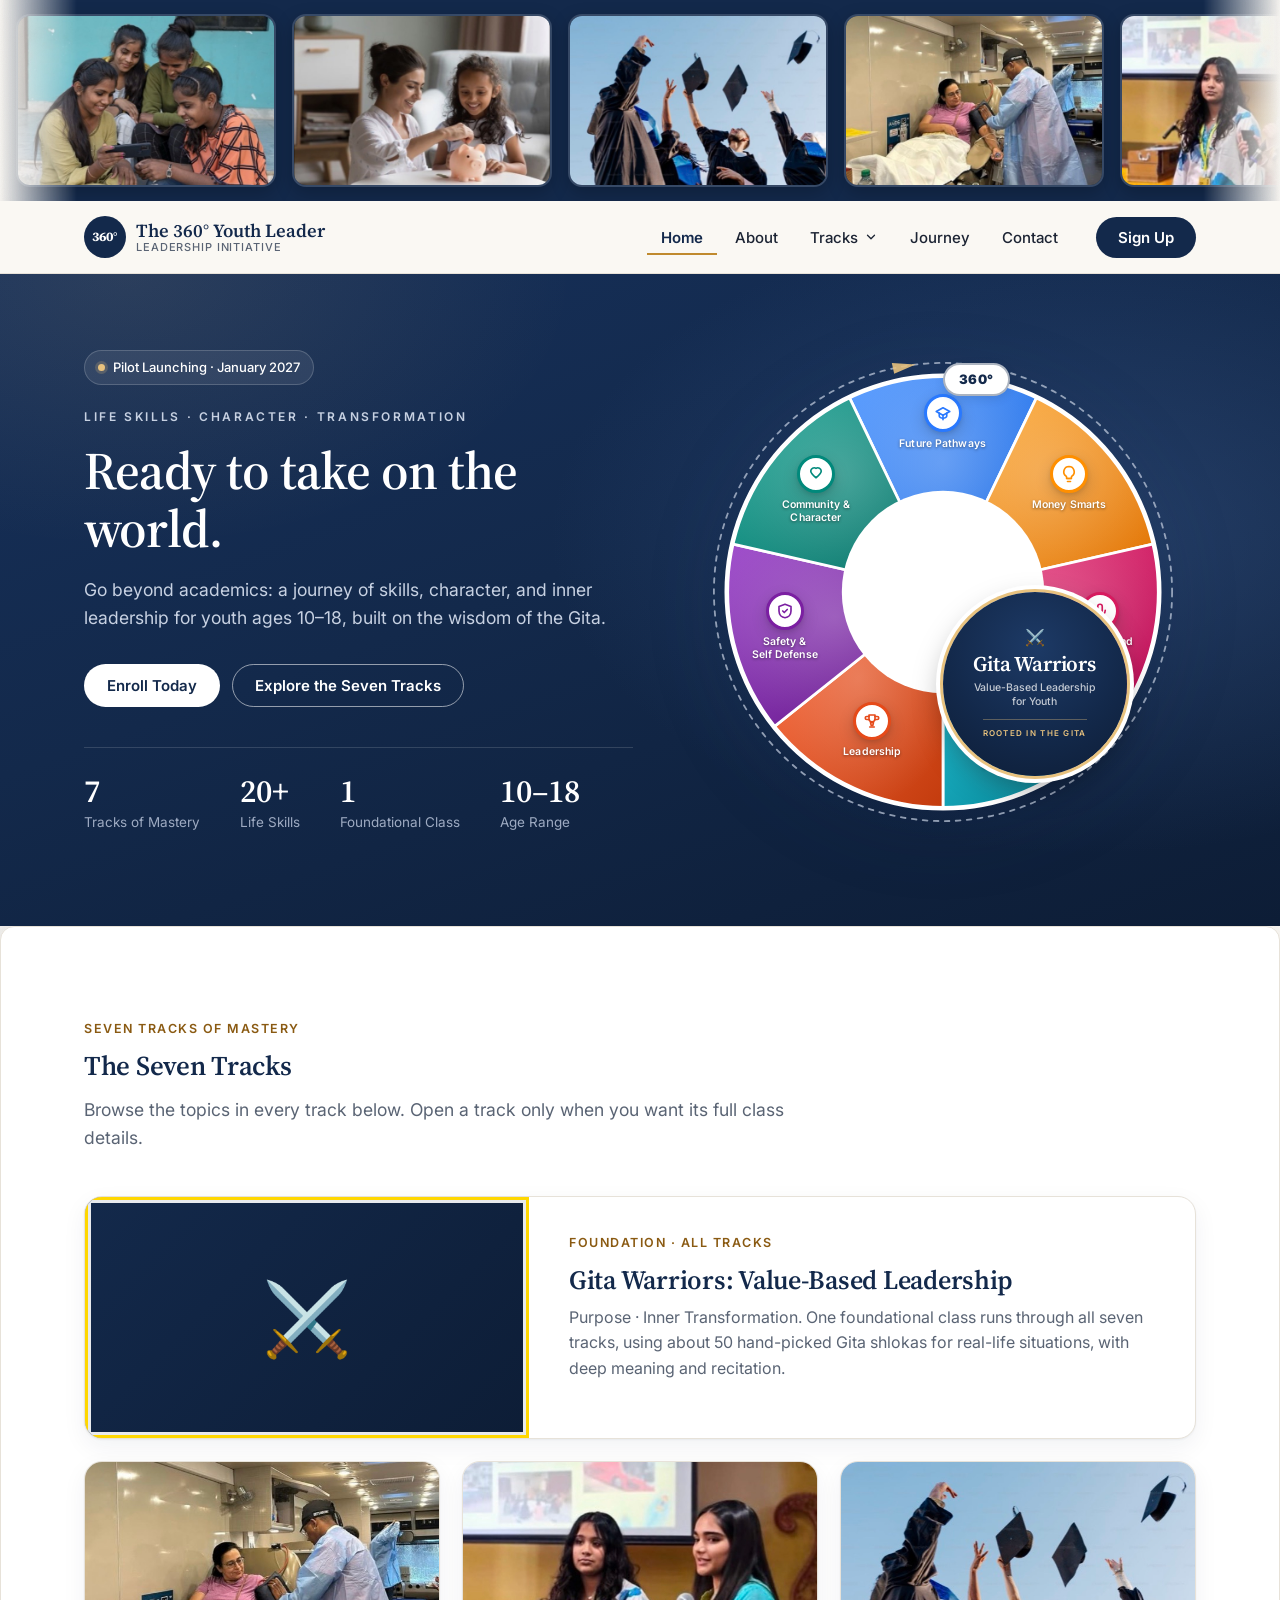
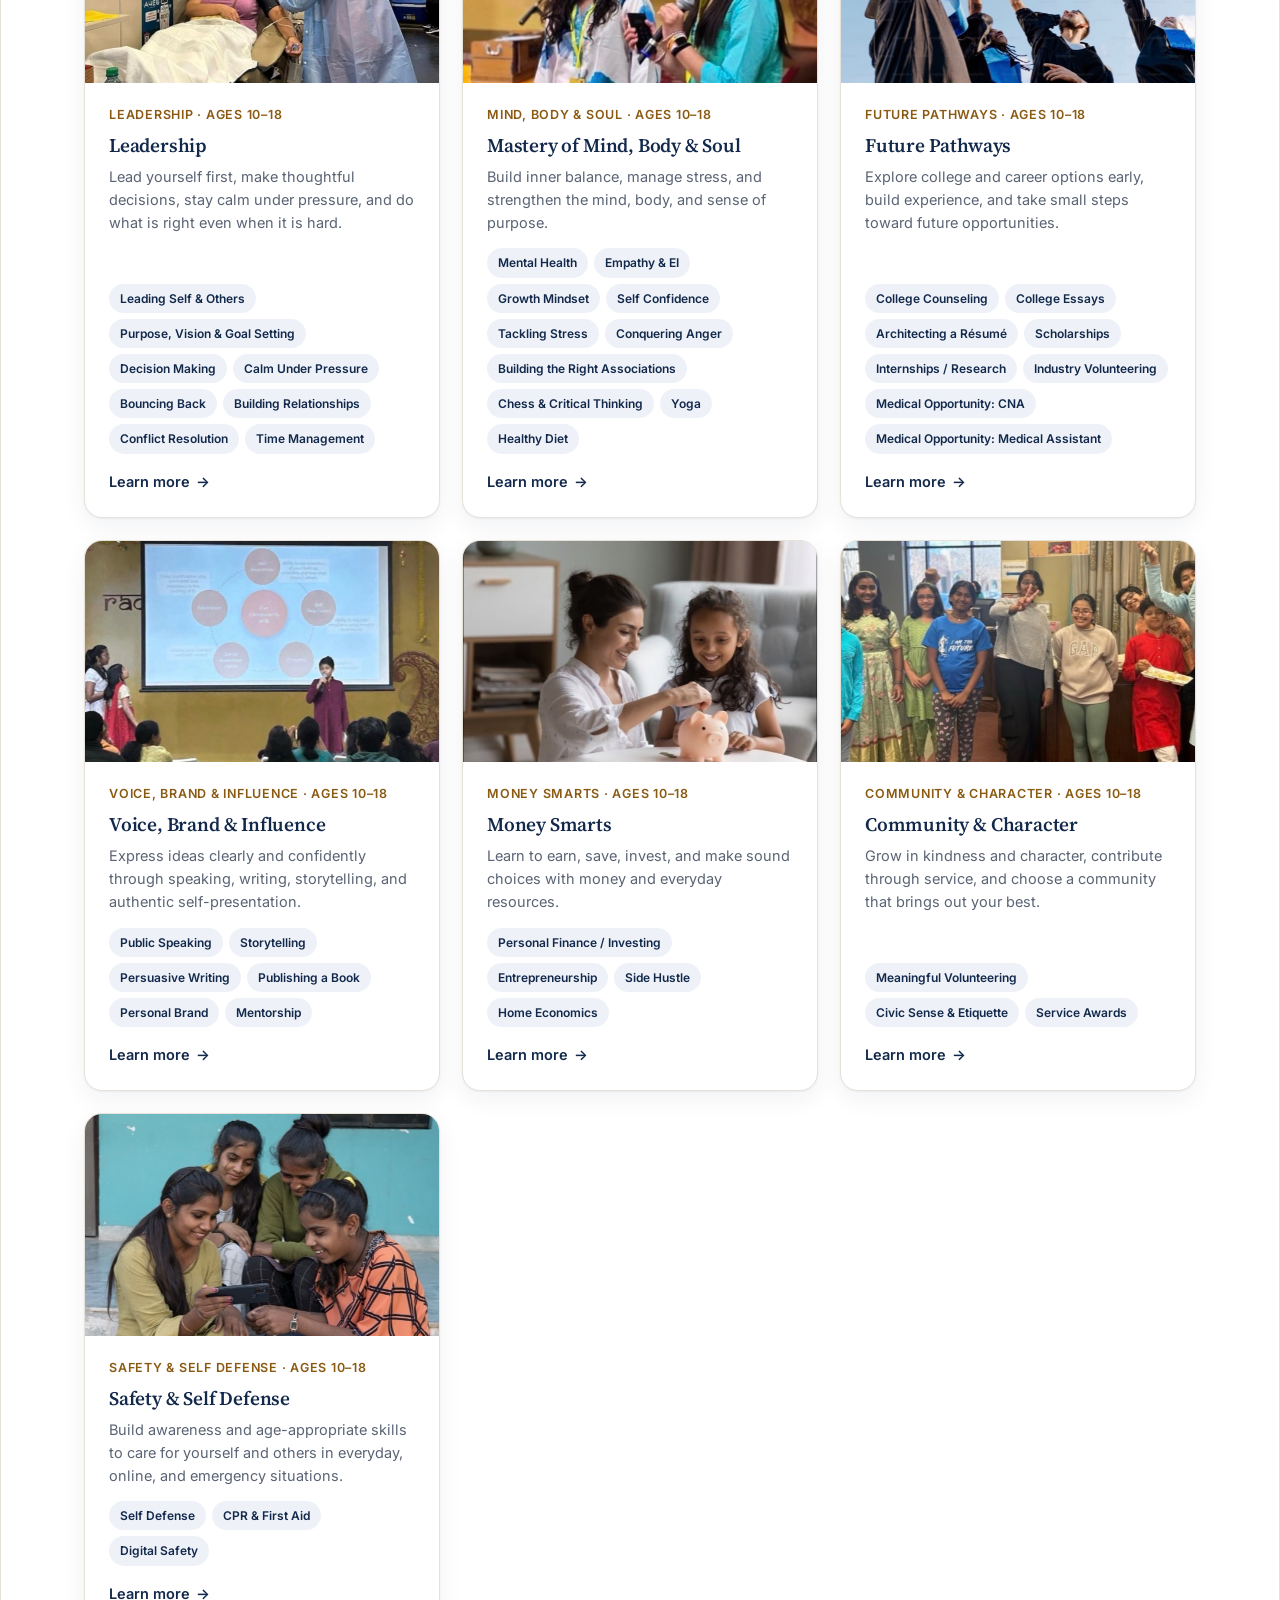
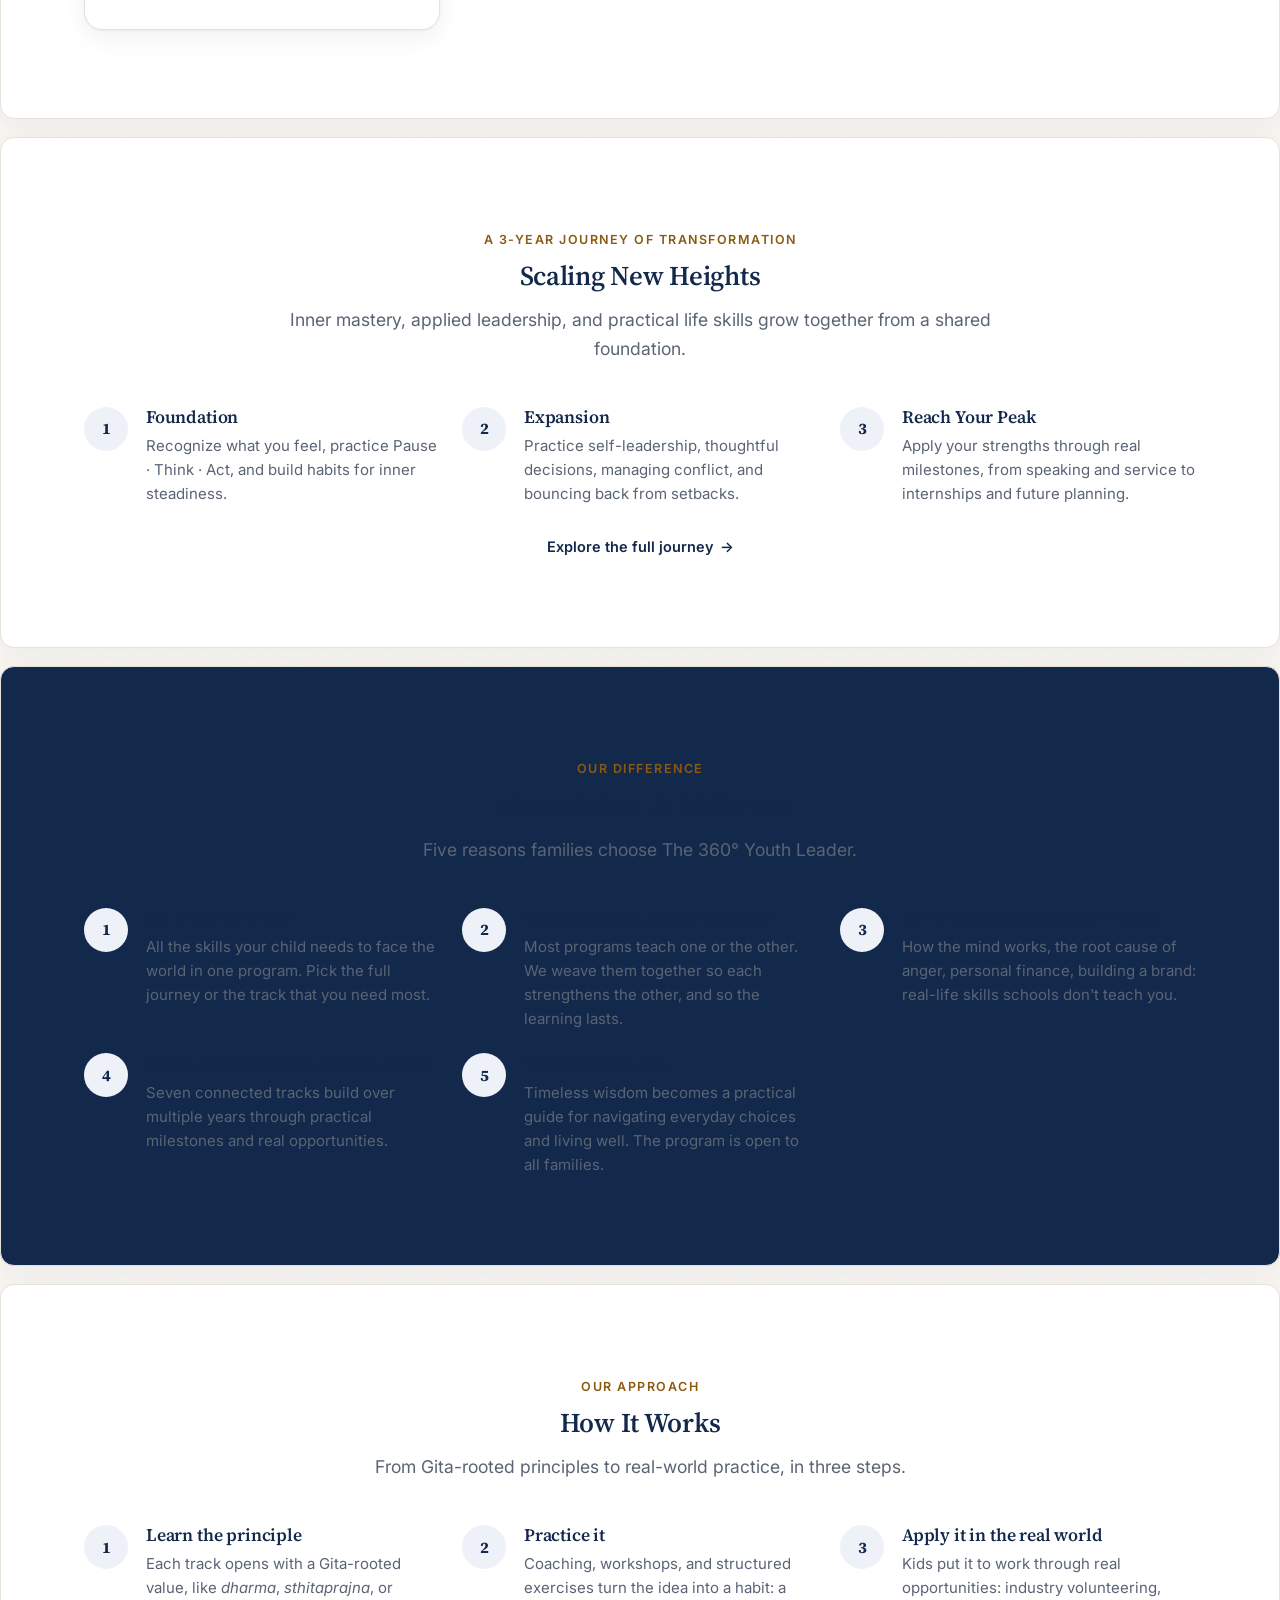
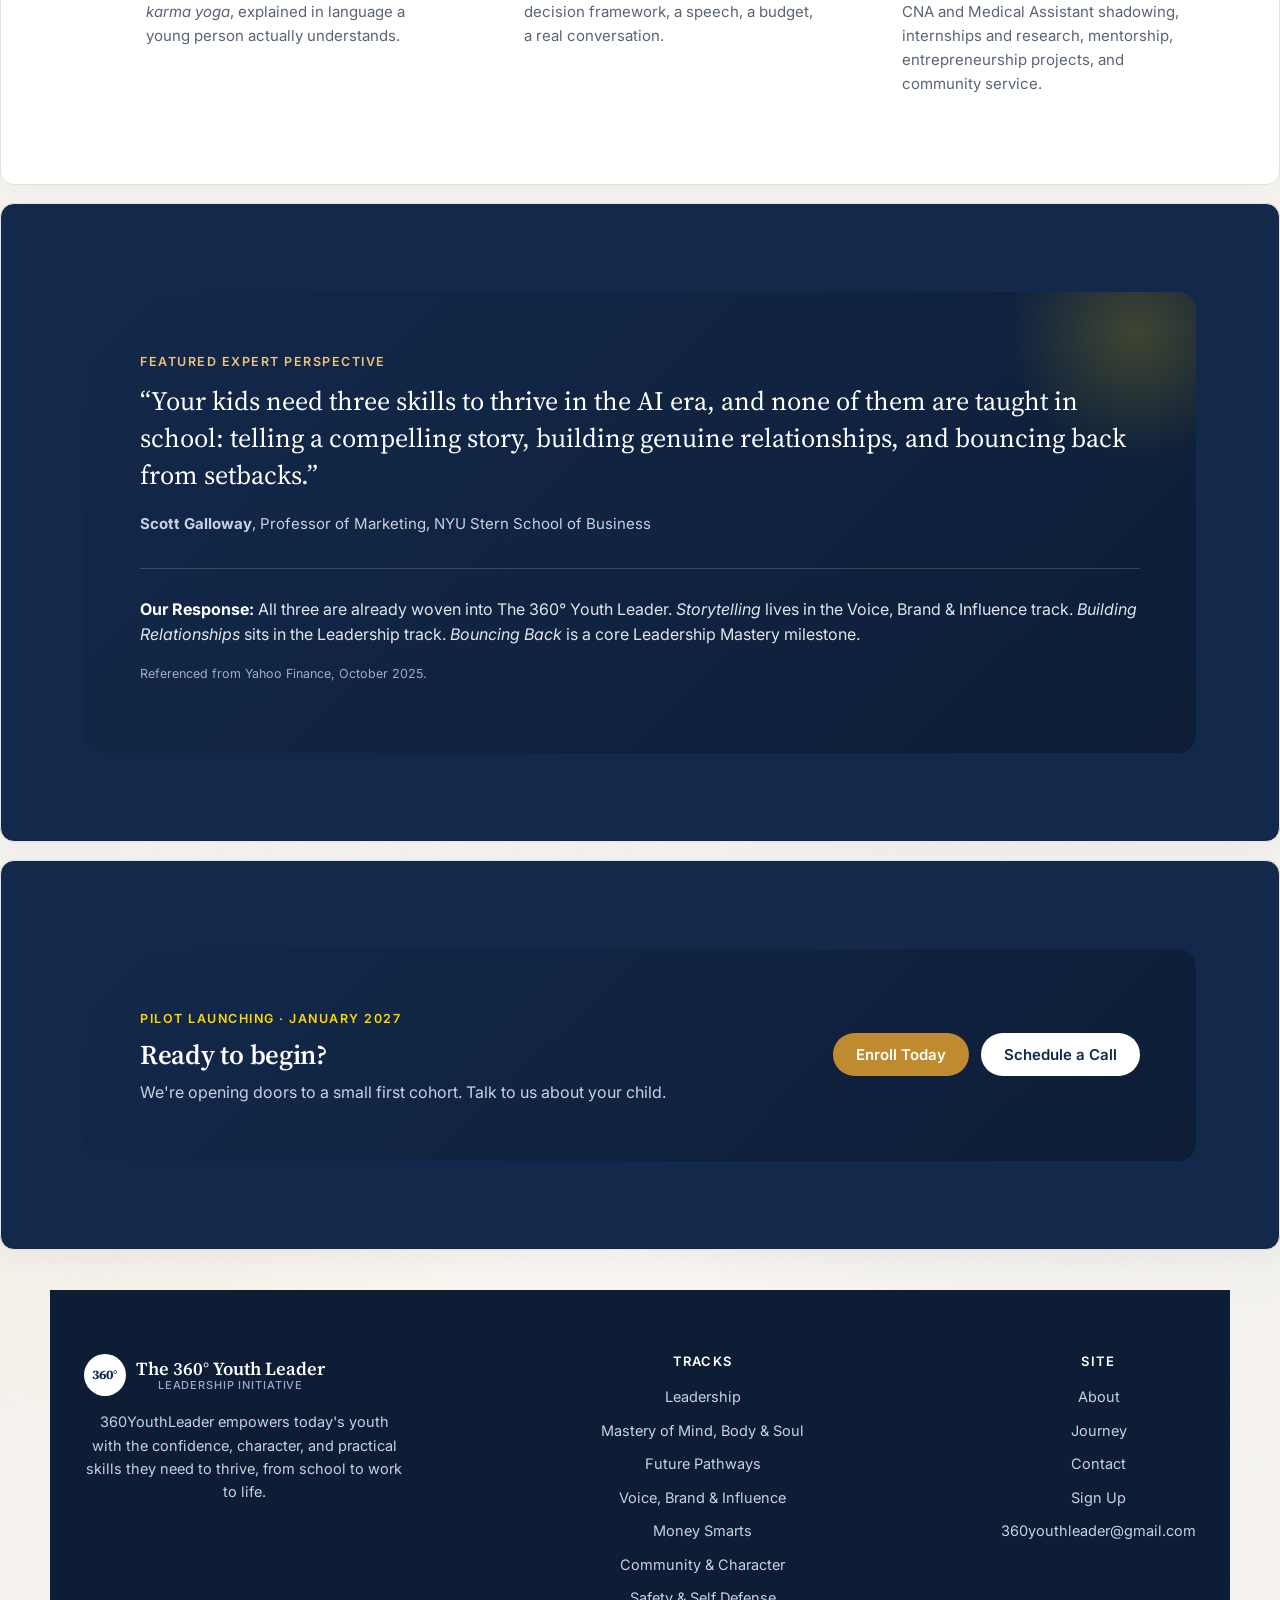
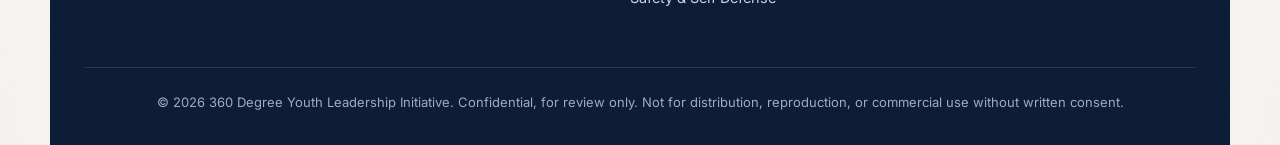
<file: index.html>
<!DOCTYPE html>
<html lang="en">
<head>
<meta charset="UTF-8">
<meta name="viewport" content="width=device-width, initial-scale=1.0">
<title>The 360° Youth Leader: Ready to Take on the World</title>
<link rel="preconnect" href="https://fonts.googleapis.com">
<link rel="preconnect" href="https://fonts.gstatic.com" crossorigin>
<link href="https://fonts.googleapis.com/css2?family=Inter:wght@400;500;600;700&family=Source+Serif+4:opsz,wght@8..60,500;8..60,600;8..60,700&display=swap" rel="stylesheet">
<link rel="stylesheet" href="styles.css">
<style>
:root{
  --navy:#13294b;--navy-700:#0d1d36;--navy-50:#eef2f8;
  --gold:#c08a2e;--gold-text:#8a5a12;--gold-50:#faf3e6;
  --ink:#1c2433;--muted:#5a6474;--line:#e7e2d9;
  --radius:12px;--radius-lg:18px;
  --shadow:0 1px 2px rgba(19,41,75,0.05), 0 8px 24px rgba(19,41,75,0.06);
}
*{box-sizing:border-box;margin:0;padding:0;}
body{
  overflow-x:hidden;
  font-family:'Inter',-apple-system,'Segoe UI',sans-serif;
  background-color:#faf8f4;
  background-image:
    radial-gradient(ellipse 700px 500px at 12% 15%, rgba(19,41,75,0.06), transparent 60%),
    radial-gradient(ellipse 600px 480px at 88% 10%, rgba(192,138,46,0.06), transparent 60%),
    radial-gradient(ellipse 750px 550px at 80% 90%, rgba(19,41,75,0.05), transparent 60%),
    radial-gradient(ellipse 650px 500px at 12% 92%, rgba(192,138,46,0.05), transparent 60%),
    radial-gradient(ellipse 100% 90% at 50% 50%, transparent 55%, rgba(19,41,75,0.04) 100%),
    url("data:image/svg+xml,%3Csvg xmlns='http://www.w3.org/2000/svg' width='180' height='180'%3E%3Cfilter id='n'%3E%3CfeTurbulence type='fractalNoise' baseFrequency='0.85' numOctaves='2' stitchTiles='stitch'/%3E%3CfeColorMatrix type='matrix' values='0 0 0 0 0.45  0 0 0 0 0.36  0 0 0 0 0.24  0 0 0 0.05 0'/%3E%3C/filter%3E%3Crect width='100%25' height='100%25' filter='url(%23n)'/%3E%3C/svg%3E");
  background-repeat:no-repeat,no-repeat,no-repeat,no-repeat,no-repeat,repeat;
  color:var(--ink);-webkit-font-smoothing:antialiased;-moz-osx-font-smoothing:grayscale;
  line-height:1.6;
}
img{max-width:100%;display:block;}
h1,h2,h3,h4{font-family:'Source Serif 4',Georgia,serif;color:var(--navy);font-weight:600;line-height:1.2;margin:0 0 0.5em;}
p{margin:0 0 1em;}
.container{max-width:1160px;margin:0 auto;padding:0 24px;}
.eyebrow{display:inline-block;font:600 12.5px/1 'Inter',sans-serif;letter-spacing:0.12em;text-transform:uppercase;color:var(--gold-text);margin-bottom:14px;}
.lead{font-size:1.1rem;color:var(--muted);}
.muted{color:var(--muted);}
.section{padding:88px 0;}
.section-alt{background:#fff;border-top:1px solid var(--line);border-bottom:1px solid var(--line);}
.section-head{max-width:720px;margin-bottom:44px;}
.section-head.center{margin-left:auto;margin-right:auto;text-align:center;}
.grid{display:grid;gap:22px;}
.grid-3{grid-template-columns:repeat(3,1fr);}

/* Buttons */
.btn{display:inline-flex;align-items:center;justify-content:center;gap:8px;padding:13px 22px;border-radius:999px;font:600 15px/1 'Inter',sans-serif;text-decoration:none;border:1.5px solid transparent;cursor:pointer;transition:background .15s,color .15s,border-color .15s;}
.btn-primary{background:var(--navy);color:#fff;}
.btn-primary:hover{background:var(--navy-700);}
.btn-gold{background:var(--gold);color:#fff;}
.btn-gold:hover{background:#a87622;}
.btn-outline{background:transparent;color:var(--navy);border-color:var(--navy);}
.btn-outline:hover{background:var(--navy);color:#fff;}
.btn-light{background:#fff;color:var(--navy);}
.btn-light:hover{background:var(--gold-50);}
.btn-row{display:flex;flex-wrap:wrap;gap:12px;}

.site-header{margin-bottom:0;}

/* ===== Hero ===== */
.hero{max-width:none;margin:0;padding:64px 0 80px;border-radius:0;box-shadow:none;text-align:left;color:#fff;position:relative;overflow:hidden;
  background:radial-gradient(ellipse 60% 70% at 85% 40%,rgba(59,92,145,0.45),transparent 70%),radial-gradient(ellipse 50% 60% at 10% 0%,rgba(232,194,126,0.10),transparent 70%),linear-gradient(160deg,#16305a 0%,#13294b 45%,#0d1d36 100%);}
.hero-grid{display:flex;align-items:center;gap:56px;}
.hero-copy{flex:1 1 52%;}
.hero-copy .pillars{font-size:12px;font-weight:600;color:#c7d1e2;letter-spacing:0.22em;text-transform:uppercase;margin-bottom:16px;}
.hero-copy h1{font-size:clamp(2.3rem,4.2vw,3.3rem);letter-spacing:-0.015em;margin-bottom:18px;color:#fff;text-shadow:none;line-height:1.1;}
.hero-copy .lead{max-width:540px;margin-bottom:32px;color:#c7d1e2;}
.hero .btn-light{background:#fff;color:var(--navy);}
.hero .btn-light:hover{background:#eef2f8;}
.hero .btn-outline{color:#fff;border-color:rgba(255,255,255,0.55);}
.hero .btn-outline:hover{background:#fff;color:var(--navy);border-color:#fff;}
.pill{display:inline-flex;align-items:center;gap:8px;padding:6px 13px;border-radius:999px;background:rgba(255,255,255,0.08);color:#fff;font-size:13px;font-weight:500;margin-bottom:22px;border:1px solid rgba(255,255,255,0.18);}
.pill-dot{width:7px;height:7px;border-radius:50%;background:#e8c27e;box-shadow:0 0 0 3px rgba(232,194,126,0.2);}
.stats{display:flex;flex-wrap:wrap;border-top:1px solid rgba(255,255,255,0.14);margin-top:40px;padding-top:26px;gap:40px;}
.stats .stat strong{display:block;font-family:'Source Serif 4',serif;font-size:2rem;font-weight:600;color:#fff;line-height:1.1;}
.stats .stat span{font-size:13.5px;color:#9eabc2;}
.hero-media{flex:1 1 48%;position:relative;display:flex;justify-content:center;}

/* ===== Cards ===== */
.card{background:#fff;border:1px solid var(--line);border-radius:var(--radius-lg);box-shadow:var(--shadow);}
.featured-card{display:flex;gap:0;padding:0;overflow:hidden;margin-bottom:22px;color:inherit;}
.featured-media{width:40%;flex-shrink:0;background:linear-gradient(135deg,var(--navy) 0%,var(--navy-700) 100%);display:flex;align-items:center;justify-content:center;min-height:220px;position:relative;box-shadow:inset 0 0 0 3px #FFD700,inset 0 0 0 6px rgba(255,255,255,0.9);}
.featured-icon{font-size:72px;}
.featured-body{padding:40px;flex:1;display:flex;flex-direction:column;justify-content:center;}
.featured-body h3{font-size:1.65rem;margin-bottom:8px;}
.card-link{font-weight:600;font-size:14.5px;color:var(--navy);display:inline-flex;align-items:center;gap:6px;text-decoration:none;}
.card-link::after{content:'→';transition:transform .2s;}
.class-card{display:flex;flex-direction:column;overflow:hidden;padding:0;text-decoration:none;color:inherit;transition:transform .2s,box-shadow .2s,border-color .2s;}
.class-card:hover{transform:translateY(-3px);box-shadow:0 18px 40px rgba(19,41,75,0.14);border-color:#d6cfc2;}
.class-card:hover .card-link::after{transform:translateX(3px);}
.class-card img{width:100%;aspect-ratio:16/10;object-fit:cover;}
.class-card-body{padding:22px 24px 24px;display:flex;flex-direction:column;flex:1;}
.class-card-meta{font-size:12.5px;font-weight:600;letter-spacing:0.06em;text-transform:uppercase;color:var(--gold-text);margin-bottom:8px;}
.class-card h3{font-size:1.2rem;margin-bottom:8px;}
.class-card p{color:var(--muted);font-size:14.5px;flex:1;margin-bottom:14px;}
.class-card-tags{list-style:none;margin:0 0 16px;padding:0;display:flex;flex-wrap:wrap;gap:6px;}
.class-card-tags li{position:relative;display:inline-block;background:var(--navy-50);color:var(--navy);border-radius:18px;padding:5px 11px;font-size:12px;font-weight:600;cursor:default;}
.class-card-tags li[data-tip]:hover::after,.class-card-tags li[data-tip]:focus-visible::after{
  content:attr(data-tip);position:absolute;bottom:calc(100% + 9px);left:50%;transform:translateX(-50%);
  width:max-content;max-width:200px;background:var(--navy);color:#fff;font-size:12px;font-weight:500;
  line-height:1.45;white-space:normal;text-align:left;padding:9px 12px;border-radius:9px;
  box-shadow:0 10px 28px rgba(19,41,75,0.3);z-index:20;pointer-events:none;animation:tagTipIn .15s ease both;
}
.class-card-tags li[data-tip]:hover::before,.class-card-tags li[data-tip]:focus-visible::before{
  content:'';position:absolute;bottom:calc(100% + 4px);left:50%;transform:translateX(-50%);
  border:6px solid transparent;border-top-color:var(--navy);z-index:20;pointer-events:none;animation:tagTipIn .15s ease both;
}
@keyframes tagTipIn{from{opacity:0;transform:translateX(-50%) translateY(4px);}to{opacity:1;transform:translateX(-50%) translateY(0);}}

/* ===== Feature list ===== */
.feature{display:flex;gap:18px;}
.feature-num{flex-shrink:0;width:44px;height:44px;border-radius:50%;display:inline-flex;align-items:center;justify-content:center;background:var(--navy-50);color:var(--navy);font-family:'Source Serif 4',serif;font-weight:700;}
.feature h3{font-size:1.1rem;margin-bottom:6px;}
.feature p{color:var(--muted);font-size:15px;margin:0;}

/* ===== Quote ===== */
.quote-block{position:relative;background:linear-gradient(135deg,var(--navy) 0%,var(--navy-700) 100%);color:#fff;border-radius:var(--radius-lg);padding:56px;overflow:hidden;}
.quote-block::before{content:'';position:absolute;top:-90px;right:-70px;width:260px;height:260px;border-radius:50%;background:radial-gradient(circle,rgba(255,215,0,0.20),transparent 70%);pointer-events:none;}
.quote-block .eyebrow{color:#e8c27e;position:relative;}
.quote-block blockquote{position:relative;margin:0 0 18px;font-family:'Source Serif 4',serif;font-size:clamp(1.3rem,2.2vw,1.65rem);line-height:1.4;color:#fff;}
.quote-block cite{position:relative;display:block;font-style:normal;color:#c7d1e2;font-size:15px;}
.quote-response{position:relative;margin-top:32px;padding-top:28px;border-top:1px solid rgba(255,255,255,0.16);color:#dfe5ef;}
.quote-response strong{color:#fff;}
.quote-source{font-size:12.5px;color:#9eabc2;margin-top:12px;}

/* ===== CTA band ===== */
.cta-band{background:linear-gradient(135deg,var(--navy) 0%,var(--navy-700) 100%);color:#fff;border-radius:var(--radius-lg);padding:56px;display:flex;align-items:center;justify-content:space-between;gap:32px;flex-wrap:wrap;}
.cta-band .eyebrow{color:#FFD700;}
.cta-band h2{color:#fff;margin-bottom:8px;}
.cta-band p{color:#c7d1e2;margin:0;max-width:540px;}

/* ===== Footer ===== */
.site-footer{background:var(--navy-700);color:#c7d1e2;padding:64px 0 32px;}
.footer-grid{display:flex;gap:48px;flex-wrap:wrap;justify-content:space-between;}
.footer-brand{max-width:320px;}
.footer-brand .logo{color:#fff;margin-bottom:14px;}
.footer-brand .logo-mark{background:#fff;color:var(--navy);}
.footer-brand .logo-text small{color:#9eabc2;}
.footer-brand p{font-size:14.5px;}
.footer-col h4{font-family:'Inter',sans-serif;font-size:13px;letter-spacing:0.1em;text-transform:uppercase;color:#fff;margin-bottom:14px;}
.footer-col ul{list-style:none;margin:0;padding:0;}
.footer-col li{margin-bottom:8px;}
.footer-col a{color:#c7d1e2;text-decoration:none;font-size:14.5px;}
.footer-col a:hover{color:#fff;text-decoration:underline;}
.footer-bottom{border-top:1px solid rgba(255,255,255,0.12);margin-top:48px;padding-top:24px;font-size:13px;color:#9eabc2;}

@media (max-width:960px){
  .hero-grid{flex-direction:column;}
  .hero-media{width:100%;}
  .grid-3{grid-template-columns:repeat(2,1fr);}
  .featured-card{flex-direction:column;}
  .featured-media{width:100%;min-height:0;aspect-ratio:16/9;}
}
@media (max-width:640px){
  .section{padding:64px 0;}
  .grid-3{grid-template-columns:1fr;}
  .quote-block,.cta-band{padding:32px 24px;}
  .featured-body{padding:28px 24px;}
}

/* ===== Scrolling path banner (kept) ===== */
.path-banner{width:100vw;margin:0 calc(50% - 50vw) 0;overflow:hidden;background:#13294b;padding:14px 0;box-shadow:0 6px 20px rgba(19,41,75,0.22);position:relative;-webkit-mask-image:linear-gradient(90deg,transparent,#000 6%,#000 94%,transparent);mask-image:linear-gradient(90deg,transparent,#000 6%,#000 94%,transparent);}
.path-track{display:flex;width:max-content;gap:16px;padding:0 16px;animation:pathScroll 42s linear infinite;}
.path-track:hover{animation-play-state:paused;}
@keyframes pathScroll{from{transform:translateX(0);}to{transform:translateX(-50%);}}
.path-item{position:relative;flex-shrink:0;width:260px;aspect-ratio:3/2;border-radius:14px;overflow:hidden;display:block;text-decoration:none;box-shadow:0 6px 18px rgba(0,0,0,0.22);border:2px solid rgba(255,255,255,0.15);}
.path-item img{width:100%;height:100%;object-fit:cover;display:block;transition:transform .5s ease;}
.path-item:hover img{transform:scale(1.06);}
.path-item-overlay{position:absolute;inset:0;background:linear-gradient(0deg,rgba(13,29,54,0.92) 0%,rgba(13,29,54,0.55) 45%,rgba(13,29,54,0.05) 75%);display:flex;flex-direction:column;justify-content:flex-end;padding:14px;opacity:0;transition:opacity .3s ease;}
.path-item:hover .path-item-overlay{opacity:1;}
.path-item-title{font-family:'Source Serif 4',serif;font-size:20px;color:#FFD700;letter-spacing:0.1px;line-height:1.15;}
.path-item-desc{font-size:12px;font-weight:500;color:rgba(255,255,255,0.92);line-height:1.4;margin-top:4px;}
@media (max-width:720px){
  .path-item{width:190px;}
  .path-item-title{font-size:17px;}
  .path-item-desc{font-size:11px;}
}
@media (prefers-reduced-motion:reduce){
  .path-track{animation:none;}
}

/* ===== Wheel graphic (kept) ===== */
.hero-media .wheel-wrap{position:relative;width:min(460px,calc(100vw - 96px));height:min(460px,calc(100vw - 96px));margin:24px auto;--wheel-scale:min(1,calc((100vw - 96px) / 460px));}
.wheel-svg{width:100%;height:100%;display:block;filter:drop-shadow(0 14px 36px rgba(19,41,75,0.18));}
.wheel-spin{position:absolute;inset:0;transform-origin:50% 50%;}
.wheel-spin.spin-in{animation:wheelSpinIn 0.75s both;}
@keyframes wheelSpinIn{
  0%{transform:rotate(0deg);animation-timing-function:linear;}
  40%{transform:rotate(460deg);animation-timing-function:cubic-bezier(0.22,0.61,0.36,1);}
  100%{transform:rotate(720deg);}
}
@media (prefers-reduced-motion:reduce){
  .wheel-spin.spin-in{animation:none;}
}
.badge-360{position:absolute;top:1px;left:50%;transform:translate(-50%,-50%) scale(var(--wheel-scale));transform-origin:center;background:#fff;border:2.5px solid rgba(19,41,75,0.35);border-radius:20px;padding:4px 14px;font-size:13px;font-weight:900;color:#13294b;letter-spacing:0.6px;box-shadow:0 3px 10px rgba(19,41,75,0.14);z-index:5;font-family:'Inter',sans-serif;}
.hub{position:absolute;top:50%;left:50%;transform:translate(-50%,-50%) scale(var(--wheel-scale));transform-origin:center;
  width:184px;height:184px;border-radius:50%;z-index:3;
  background:radial-gradient(circle at 50% 30%,#1d3a66 0%,#13294b 55%,#0d1d36 100%);
  display:flex;flex-direction:column;align-items:center;justify-content:center;
  padding:0 20px;text-align:center;
  box-shadow:0 0 0 3px #e8c27e,0 0 0 7px #fff,0 12px 30px rgba(0,0,0,0.35);}
.hub-sword{font-size:16px;line-height:1;margin-bottom:8px;opacity:0.85;}
.hub-title{font-family:'Source Serif 4',serif;font-size:21px;font-weight:600;color:#fff;line-height:1.05;letter-spacing:-0.01em;}
.hub-sub{font-size:10.5px;font-weight:500;color:rgba(255,255,255,0.75);margin-top:6px;line-height:1.35;}
.hub-tag{font-size:8px;font-weight:600;color:#e8c27e;margin-top:10px;padding-top:8px;border-top:1px solid rgba(232,194,126,0.35);letter-spacing:0.16em;text-transform:uppercase;line-height:1.4;}
.track-label{position:absolute;display:flex;flex-direction:column;align-items:center;gap:5px;width:104px;margin-left:-52px;margin-top:-36px;z-index:2;cursor:pointer;transition:transform .2s;transform:scale(var(--wheel-scale));transform-origin:center;}
.track-label:hover{transform:scale(var(--wheel-scale)) translateY(-3px);}
.track-icon{width:38px;height:38px;border-radius:50%;display:flex;align-items:center;justify-content:center;background:#fff;border:3px solid var(--c);box-shadow:0 6px 16px rgba(0,0,0,0.16),0 2px 4px rgba(0,0,0,0.10);}
.track-icon svg{width:18px;height:18px;color:var(--c);}
.track-name{font-size:10.5px;font-weight:600;color:#fff;text-align:center;line-height:1.25;letter-spacing:0.01em;text-shadow:0 1px 3px rgba(0,0,0,0.45);}
.wheel-tooltip{position:fixed;background:#fff;border-radius:14px;padding:14px 16px;box-shadow:0 12px 40px rgba(19,41,75,0.24);border:1.5px solid #e7e2d9;pointer-events:none;z-index:1000;opacity:0;transform:translateY(6px);transition:opacity .18s, transform .18s;max-width:280px;font-family:'Inter',sans-serif;}
.wheel-tooltip.show{opacity:1;transform:translateY(0);}
.wheel-tooltip-title{font-size:13px;font-weight:800;color:#13294b;margin-bottom:8px;letter-spacing:-0.1px;display:flex;align-items:center;gap:8px;font-family:'Source Serif 4',serif;}
.wheel-tooltip-dot{width:10px;height:10px;border-radius:50%;flex-shrink:0;}
.wheel-tooltip-topics{display:flex;flex-wrap:wrap;gap:4px;}
.wheel-tooltip-pill{font-size:10px;font-weight:600;padding:3px 8px;border-radius:8px;background:var(--tip-bg);color:var(--tip-c);border:1px solid var(--tip-border);white-space:nowrap;}
.wheel-tooltip-pill.gita{background:#13294b;color:#FFD700;border:1px solid #FFD700;font-weight:700;}
.wheel-tooltip-hint{font-size:10px;font-weight:500;color:#5a6474;margin-top:8px;font-style:italic;}
@media (max-width:960px){
  .hero-media .wheel-wrap{margin:32px auto 0;}
}

/* ===== Splash intro animation (kept) ===== */
.splash{position:fixed;inset:0;z-index:99999;overflow:hidden;background:linear-gradient(160deg,#FFA23E 0%,#FF7A1A 50%,#F0500A 100%);display:block;animation:splashFade 4s ease-in 0s 1 both;}
@keyframes splashFade{0%{opacity:1;}88%{opacity:1;}100%{opacity:0;pointer-events:none;visibility:hidden;}}
.splash-text{position:absolute;top:12%;left:50%;transform:translateX(-50%);text-align:center;width:90%;max-width:640px;opacity:0;animation:splashTextIn .6s cubic-bezier(.2,.7,.3,1) .25s both;}
@keyframes splashTextIn{0%{opacity:0;transform:translate(-50%,10px);}100%{opacity:1;transform:translate(-50%,0);}}
.splash-title{font-family:'Source Serif 4',serif;font-size:clamp(32px,6vw,54px);color:#fff;letter-spacing:0.5px;text-shadow:0 4px 18px rgba(0,0,0,0.25);}
.splash-sub{margin-top:8px;font-size:clamp(14px,2.2vw,19px);font-weight:600;color:rgba(255,255,255,0.92);letter-spacing:0.3px;}
.krishna-stage{position:absolute;left:6%;bottom:4%;width:min(46vw,320px);opacity:0;animation:krishnaIn .6s cubic-bezier(.3,.7,.3,1) .35s both;}
@keyframes krishnaIn{0%{opacity:0;transform:translateY(18px) scale(.94);}100%{opacity:1;transform:translateY(0) scale(1);}}
.krishna-svg{width:100%;height:auto;display:block;overflow:visible;}
.bowstring,.back-arm{animation:armPull .6s cubic-bezier(.4,0,.2,1) 1s both,armRelease .16s ease-in 1.6s forwards;}
@keyframes armPull{from{d:path("M222,15 L214,118 L222,220");}to{d:path("M222,15 L132,118 L222,220");}}
@keyframes armRelease{0%{d:path("M222,15 L132,118 L222,220");}100%{d:path("M222,15 L236,118 L222,220");}}
.back-arm{animation-name:armPullB,armReleaseB;}
@keyframes armPullB{from{d:path("M115,150 Q70,100 195,108");}to{d:path("M115,150 Q60,85 85,95");}}
@keyframes armReleaseB{0%{d:path("M115,150 Q60,85 85,95");}100%{d:path("M115,150 Q75,95 215,100");}}
.draw-rig{animation:drawPull .6s cubic-bezier(.4,0,.2,1) 1s both;}
@keyframes drawPull{from{transform:translateX(0);}to{transform:translateX(-82px);}}
.nocked-arrow{animation:nockHide .01s linear 1.6s forwards;}
@keyframes nockHide{to{opacity:0;}}
.flying-arrow{position:absolute;left:69%;top:39%;width:38%;opacity:0;filter:drop-shadow(0 3px 6px rgba(0,0,0,0.25));animation:arrowShoot 1.7s cubic-bezier(.25,.65,.3,1) 1.6s both;}
@keyframes arrowShoot{0%{transform:translateX(0) rotate(0deg);opacity:0;}5%{opacity:1;}82%{opacity:1;}100%{transform:translateX(88vw) rotate(-4deg);opacity:0;}}
@media (prefers-reduced-motion:reduce){
  .splash{animation:none;opacity:0;visibility:hidden;pointer-events:none;}
  .splash *{animation:none!important;}
}
</style>
</head>
<body>

<div class="splash" id="splash" aria-hidden="true">
  <div class="splash-text">
    <div class="splash-title">360YouthLeader:</div>
    <div class="splash-sub">Helping your children lead</div>
  </div>
  <div class="krishna-stage">
    <svg class="krishna-svg" viewBox="0 0 320 300" xmlns="http://www.w3.org/2000/svg">
      <defs>
        <linearGradient id="dhotiGrad" x1="0" y1="0" x2="0" y2="1"><stop offset="0%" stop-color="#FFCB4E"/><stop offset="100%" stop-color="#E8940A"/></linearGradient>
        <linearGradient id="arrowShaft" x1="0" y1="0" x2="1" y2="0"><stop offset="0%" stop-color="#2F6FED"/><stop offset="55%" stop-color="#9B4FE0"/><stop offset="100%" stop-color="#FF8A3D"/></linearGradient>
        <linearGradient id="arrowHead" x1="0" y1="0" x2="1" y2="0"><stop offset="0%" stop-color="#FFD37A"/><stop offset="100%" stop-color="#FF7A2E"/></linearGradient>
      </defs>

      <ellipse cx="150" cy="286" rx="72" ry="10" fill="#000" opacity="0.15"/>

      <path d="M222,15 Q268,118 222,220" stroke="#1a1330" stroke-width="14" fill="none" stroke-linecap="round"/>
      <path d="M222,15 Q268,118 222,220" stroke="#E8A800" stroke-width="9" fill="none" stroke-linecap="round"/>
      <path d="M222,15 Q262,118 222,220" stroke="#FFD670" stroke-width="2.5" fill="none" stroke-linecap="round" opacity="0.75"/>
      <path class="bowstring" d="M222,15 L214,118 L222,220" stroke="#1a1330" stroke-width="4.5" fill="none" stroke-linejoin="round" stroke-linecap="round"/>
      <path class="bowstring" d="M222,15 L214,118 L222,220" stroke="#6b5a42" stroke-width="2" fill="none" stroke-linejoin="round" stroke-linecap="round"/>

      <path d="M108,175 L188,175 L212,272 Q148,292 84,272 Z" fill="url(#dhotiGrad)" stroke="#1a1330" stroke-width="3.5" stroke-linejoin="round"/>
      <path d="M148,178 L146,266" stroke="#C77800" stroke-width="3" opacity="0.5"/>
      <circle cx="148" cy="180" r="8" fill="#E8A800" stroke="#1a1330" stroke-width="2.5"/>

      <ellipse cx="122" cy="280" rx="14" ry="8" fill="#4F7FE8" stroke="#1a1330" stroke-width="3"/>
      <ellipse cx="172" cy="280" rx="14" ry="8" fill="#4F7FE8" stroke="#1a1330" stroke-width="3"/>

      <ellipse cx="148" cy="155" rx="40" ry="38" fill="#4F7FE8" stroke="#1a1330" stroke-width="3.5"/>
      <circle cx="120" cy="140" r="4" fill="#E8A800" stroke="#1a1330" stroke-width="1.5"/>
      <circle cx="133" cy="144" r="4" fill="#E8A800" stroke="#1a1330" stroke-width="1.5"/>
      <circle cx="148" cy="146" r="4" fill="#E8A800" stroke="#1a1330" stroke-width="1.5"/>
      <circle cx="163" cy="144" r="4" fill="#E8A800" stroke="#1a1330" stroke-width="1.5"/>
      <circle cx="176" cy="140" r="4" fill="#E8A800" stroke="#1a1330" stroke-width="1.5"/>

      <path d="M170,148 L222,118" stroke="#1a1330" stroke-width="27" stroke-linecap="round"/>
      <path d="M170,148 L222,118" stroke="#4F7FE8" stroke-width="22" stroke-linecap="round"/>
      <ellipse cx="188" cy="136" rx="13" ry="10" fill="none" stroke="#1a1330" stroke-width="7.5" transform="rotate(-25 188 136)"/>
      <ellipse cx="188" cy="136" rx="13" ry="10" fill="none" stroke="#E8A800" stroke-width="4.5" transform="rotate(-25 188 136)"/>
      <circle cx="222" cy="118" r="13" fill="#4F7FE8" stroke="#1a1330" stroke-width="3"/>

      <g transform="translate(214,118)" class="nocked-arrow">
        <g class="draw-rig">
          <path d="M-70,-2 L-52,-8 L-61,-2 Z" fill="#1f52c4" stroke="#1a1330" stroke-width="1" stroke-linejoin="round"/>
          <path d="M-70,6 L-52,-2 L-61,6 Z" fill="#2f6fed" stroke="#1a1330" stroke-width="1" stroke-linejoin="round"/>
          <rect x="-58" y="-3" width="70" height="6" rx="3" fill="url(#arrowShaft)" stroke="#1a1330" stroke-width="1"/>
          <path d="M10,-3 L10,3 L28,0 Z" fill="url(#arrowHead)" stroke="#1a1330" stroke-width="1" stroke-linejoin="round"/>
          <rect x="4" y="-4" width="6" height="8" fill="#cfd3dc" stroke="#1a1330" stroke-width="1"/>
        </g>
      </g>

      <g class="k-head">
        <rect x="138" y="130" width="20" height="18" rx="6" fill="#4F7FE8" stroke="#1a1330" stroke-width="3"/>
        <ellipse cx="102" cy="95" rx="8" ry="11" fill="#4F7FE8" stroke="#1a1330" stroke-width="2.5"/>
        <ellipse cx="194" cy="95" rx="8" ry="11" fill="#4F7FE8" stroke="#1a1330" stroke-width="2.5"/>
        <circle cx="102" cy="108" r="3.5" fill="#E8A800" stroke="#1a1330" stroke-width="1.5"/>
        <circle cx="194" cy="108" r="3.5" fill="#E8A800" stroke="#1a1330" stroke-width="1.5"/>
        <circle cx="148" cy="92" r="48" fill="#4F7FE8" stroke="#1a1330" stroke-width="4"/>
        <path d="M100,85 Q96,40 148,34 Q200,40 196,85 Q190,55 148,52 Q106,55 100,85 Z" fill="#1a1330" stroke="#0d0a1a" stroke-width="2.5" stroke-linejoin="round"/>
        <circle cx="148" cy="42" r="19" fill="#1a1330" stroke="#0d0a1a" stroke-width="2.5"/>
        <path d="M130,28 Q112,4 96,10 Q108,22 105,36 Q120,28 130,28 Z" fill="#2FAE6E" stroke="#1a1330" stroke-width="2" stroke-linejoin="round"/>
        <ellipse cx="112" cy="18" rx="7" ry="10" fill="#FFD700" stroke="#1a1330" stroke-width="1.8" transform="rotate(-30 112 18)"/>
        <circle cx="112" cy="18" r="3" fill="#1a4d8f" stroke="#0d0a1a" stroke-width="1"/>
        <path d="M108,72 Q148,58 188,72 L184,80 Q148,68 112,80 Z" fill="#E8A800" stroke="#1a1330" stroke-width="2.5" stroke-linejoin="round"/>
        <polygon points="118,72 123,62 128,72" fill="#E8A800" stroke="#1a1330" stroke-width="2" stroke-linejoin="round"/>
        <polygon points="140,66 145,54 150,66" fill="#E8A800" stroke="#1a1330" stroke-width="2" stroke-linejoin="round"/>
        <polygon points="162,66 167,58 172,66" fill="#E8A800" stroke="#1a1330" stroke-width="2" stroke-linejoin="round"/>
        <circle cx="148" cy="74" r="7" fill="#D6304A" stroke="#1a1330" stroke-width="1.8"/>
        <path d="M144,84 Q148,78 152,84 L149,92 L147,92 Z" fill="#fff" stroke="#1a1330" stroke-width="1.2" stroke-linejoin="round"/>
        <path d="M118,86 Q126,82 134,86" stroke="#1a1330" stroke-width="2.5" fill="none" stroke-linecap="round"/>
        <path d="M162,86 Q170,82 178,86" stroke="#1a1330" stroke-width="2.5" fill="none" stroke-linecap="round"/>
        <ellipse cx="128" cy="98" rx="6" ry="8" fill="#14121f"/>
        <ellipse cx="168" cy="98" rx="6" ry="8" fill="#14121f"/>
        <circle cx="130" cy="95" r="1.8" fill="#fff"/>
        <circle cx="170" cy="95" r="1.8" fill="#fff"/>
        <ellipse cx="115" cy="112" rx="8" ry="5" fill="#FF9BB0" opacity="0.55"/>
        <ellipse cx="181" cy="112" rx="8" ry="5" fill="#FF9BB0" opacity="0.55"/>
        <path d="M138,116 Q148,122 158,116" stroke="#1a1330" stroke-width="2.2" fill="none" stroke-linecap="round"/>
      </g>

      <path class="back-arm" d="M115,150 Q70,100 195,108" stroke="#1a1330" stroke-width="20" stroke-linecap="round" fill="none"/>
      <path class="back-arm" d="M115,150 Q70,100 195,108" stroke="#4F7FE8" stroke-width="15" stroke-linecap="round" fill="none"/>
    </svg>
    <svg class="flying-arrow" viewBox="0 0 100 20" xmlns="http://www.w3.org/2000/svg">
      <defs>
        <linearGradient id="arrowShaft2" x1="0" y1="0" x2="1" y2="0"><stop offset="0%" stop-color="#2F6FED"/><stop offset="55%" stop-color="#9B4FE0"/><stop offset="100%" stop-color="#FF8A3D"/></linearGradient>
        <linearGradient id="arrowHead2" x1="0" y1="0" x2="1" y2="0"><stop offset="0%" stop-color="#FFD37A"/><stop offset="100%" stop-color="#FF7A2E"/></linearGradient>
      </defs>
      <path d="M0,8 L22,2 L11,10 Z" fill="#1f52c4" stroke="#1a1330" stroke-width="1" stroke-linejoin="round"/>
      <path d="M0,18 L22,10 L11,10 Z" fill="#2f6fed" stroke="#1a1330" stroke-width="1" stroke-linejoin="round"/>
      <rect x="14" y="7" width="62" height="6" rx="3" fill="url(#arrowShaft2)" stroke="#1a1330" stroke-width="1"/>
      <rect x="70" y="6" width="6" height="8" fill="#cfd3dc" stroke="#1a1330" stroke-width="1"/>
      <path d="M76,3 L100,10 L76,17 L82,10 Z" fill="url(#arrowHead2)" stroke="#1a1330" stroke-width="1" stroke-linejoin="round"/>
    </svg>
  </div>
</div>
<script>
(function(){
  var splash = document.getElementById('splash');
  if(!splash) return;
  var seen = false;
  try { seen = sessionStorage.getItem('splashSeen'); } catch(e){}
  if (seen) { splash.parentNode.removeChild(splash); return; }
  try { sessionStorage.setItem('splashSeen','1'); } catch(e){}
  document.documentElement.style.overflow = 'hidden';
  setTimeout(function(){
    splash.style.display = 'none';
    document.documentElement.style.overflow = '';
  }, 4200);
})();
</script>

<div class="path-banner" aria-label="Explore our seven tracks">
  <div class="path-track">
    <a class="path-item" href="safety.html"><img src="images/banner/banner-1.jpg" alt="Safety & Self Defense" loading="lazy"><div class="path-item-overlay"><div class="path-item-title">Safety & Self Defense</div><div class="path-item-desc">Awareness, first aid, and practical self-defense skills.</div></div></a>
    <a class="path-item" href="money.html"><img src="images/banner/banner-2.jpg" alt="Money Smarts" loading="lazy"><div class="path-item-overlay"><div class="path-item-title">Money Smarts</div><div class="path-item-desc">Earn, save, invest: practical finance for young people.</div></div></a>
    <a class="path-item" href="future.html"><img src="images/banner/banner-3.jpg" alt="Future Pathways" loading="lazy"><div class="path-item-overlay"><div class="path-item-title">Future Pathways</div><div class="path-item-desc">College, careers, scholarships: build the runway early.</div></div></a>
    <a class="path-item" href="lead.html"><img src="images/banner/banner-4.jpg" alt="Leadership" loading="lazy"><div class="path-item-overlay"><div class="path-item-title">Leadership</div><div class="path-item-desc">Lead yourself first, then others. Purpose, decisions, resilience.</div></div></a>
    <a class="path-item" href="mind.html"><img src="images/banner/banner-5.jpg" alt="Mastery of Mind, Body & Soul" loading="lazy"><div class="path-item-overlay"><div class="path-item-title">Mastery of Mind, Body & Soul</div><div class="path-item-desc">Steady mind, resilience, mental health and healthy habits.</div></div></a>
    <a class="path-item" href="voice.html"><img src="images/banner/banner-6.jpg" alt="Voice, Brand & Influence" loading="lazy"><div class="path-item-overlay"><div class="path-item-title">Voice, Brand & Influence</div><div class="path-item-desc">Speak clearly, tell stories, build a personal brand and influence well.</div></div></a>
    <a class="path-item" href="community.html"><img src="images/banner/banner-7.jpg" alt="Community & Character" loading="lazy"><div class="path-item-overlay"><div class="path-item-title">Community & Character</div><div class="path-item-desc">Sanskaar, seva and choosing the right community.</div></div></a>
    <a class="path-item" href="safety.html" aria-hidden="true"><img src="images/banner/banner-1.jpg" alt="" loading="lazy"><div class="path-item-overlay"><div class="path-item-title">Safety & Self Defense</div><div class="path-item-desc">Awareness, first aid, and practical self-defense skills.</div></div></a>
    <a class="path-item" href="money.html" aria-hidden="true"><img src="images/banner/banner-2.jpg" alt="" loading="lazy"><div class="path-item-overlay"><div class="path-item-title">Money Smarts</div><div class="path-item-desc">Earn, save, invest: practical finance for young people.</div></div></a>
    <a class="path-item" href="future.html" aria-hidden="true"><img src="images/banner/banner-3.jpg" alt="" loading="lazy"><div class="path-item-overlay"><div class="path-item-title">Future Pathways</div><div class="path-item-desc">College, careers, scholarships: build the runway early.</div></div></a>
    <a class="path-item" href="lead.html" aria-hidden="true"><img src="images/banner/banner-4.jpg" alt="" loading="lazy"><div class="path-item-overlay"><div class="path-item-title">Leadership</div><div class="path-item-desc">Lead yourself first, then others. Purpose, decisions, resilience.</div></div></a>
    <a class="path-item" href="mind.html" aria-hidden="true"><img src="images/banner/banner-5.jpg" alt="" loading="lazy"><div class="path-item-overlay"><div class="path-item-title">Mastery of Mind, Body & Soul</div><div class="path-item-desc">Steady mind, resilience, mental health and healthy habits.</div></div></a>
    <a class="path-item" href="voice.html" aria-hidden="true"><img src="images/banner/banner-6.jpg" alt="" loading="lazy"><div class="path-item-overlay"><div class="path-item-title">Voice, Brand & Influence</div><div class="path-item-desc">Speak clearly, tell stories, build a personal brand and influence well.</div></div></a>
    <a class="path-item" href="community.html" aria-hidden="true"><img src="images/banner/banner-7.jpg" alt="" loading="lazy"><div class="path-item-overlay"><div class="path-item-title">Community & Character</div><div class="path-item-desc">Sanskaar, seva and choosing the right community.</div></div></a>
  </div>
</div>

<header class="site-header">
  <div class="site-header-inner">
    <a class="logo" href="index.html" aria-label="The 360° Youth Leader home">
      <span class="logo-mark" aria-hidden="true">360°</span>
      <span class="logo-text">The 360° Youth Leader<small>Leadership Initiative</small></span>
    </a>
    <button class="nav-toggle" aria-expanded="false" aria-controls="site-menu">Menu</button>
    <nav id="site-menu" class="nav-menu" aria-label="Main">
      <ul class="nav-list">
        <li><a href="index.html">Home</a></li>
        <li><a href="about.html">About</a></li>
        <li>
          <button class="dropdown-toggle" aria-expanded="false" aria-controls="tracks-menu">Tracks <svg viewBox="0 0 24 24" fill="none" stroke="currentColor" stroke-width="2.2" stroke-linecap="round" stroke-linejoin="round" aria-hidden="true"><path d="M6 9l6 6 6-6"/></svg></button>
          <ul id="tracks-menu" class="dropdown">
            <li><a href="lead.html"><strong>Leadership</strong><span>Decision-making, calm under pressure, leading self & others.</span></a></li>
            <li><a href="mind.html"><strong>Mastery of Mind, Body & Soul</strong><span>Stress management, meditation, steady judgment and resilience.</span></a></li>
            <li><a href="future.html"><strong>Future Pathways</strong><span>College/career planning, internships, scholarships and exploration.</span></a></li>
            <li><a href="voice.html"><strong>Voice, Brand & Influence</strong><span>Public speaking, storytelling, personal brand and persuasion.</span></a></li>
            <li><a href="money.html"><strong>Money Smarts</strong><span>Personal finance, earning, saving, investing and entrepreneurship.</span></a></li>
            <li><a href="community.html"><strong>Community & Character</strong><span>Service, civic sense, character formation and good company.</span></a></li>
            <li><a href="safety.html"><strong>Safety & Self Defense</strong><span>Self-defense, CPR/first-aid, and online safety awareness.</span></a></li>
            <li class="dropdown-all"><a href="index.html#tracks">See all seven tracks &rarr;</a></li>
          </ul>
        </li>
        <li><a href="journey.html">Journey</a></li>
        <li><a href="contact.html">Contact</a></li>
      </ul>
      <a class="nav-cta" href="signup.html">Sign Up</a>
    </nav>
  </div>
</header>

<main id="main">
<section class="hero">
  <div class="container hero-grid">
    <div class="hero-copy">
      <span class="pill"><span class="pill-dot" aria-hidden="true"></span>Pilot Launching · January 2027</span>
      <div class="pillars">Life Skills · Character · Transformation</div>
      <h1>Ready to take on the world.</h1>
      <p class="lead">Go beyond academics: a journey of skills, character, and inner leadership for youth ages 10–18, built on the wisdom of the Gita.</p>
      <div class="btn-row">
        <a class="btn btn-light" href="signup.html">Enroll Today</a>
        <a class="btn btn-outline" href="#tracks">Explore the Seven Tracks</a>
      </div>
      <div class="stats">
        <div class="stat"><strong>7</strong><span>Tracks of Mastery</span></div>
        <div class="stat"><strong>20+</strong><span>Life Skills</span></div>
        <div class="stat"><strong>1</strong><span>Foundational Class</span></div>
        <div class="stat"><strong>10–18</strong><span>Age Range</span></div>
      </div>
    </div>
    <div class="hero-media">
      <div class="wheel-wrap" id="ww">
        <div class="wheel-tooltip" id="wheelTooltip"></div>
        <div class="badge-360">360°</div>
        <div class="wheel-spin" id="wheelSpin">
          <svg class="wheel-svg" id="wsvg" viewBox="0 0 500 500" xmlns="http://www.w3.org/2000/svg" style="overflow:visible;">
            <defs id="defs"></defs>
          </svg>
        </div>
        <div class="hub">
          <div class="hub-sword" aria-hidden="true">⚔️</div>
          <div class="hub-title">Gita Warriors</div>
          <div class="hub-sub">Value-Based Leadership<br>for Youth</div>
          <div class="hub-tag">Rooted in the Gita</div>
        </div>
      </div>
    </div>
  </div>
</section>

<section class="section section-alt" id="tracks">
  <div class="container">
    <div class="section-head">
      <span class="eyebrow">Seven Tracks of Mastery</span>
      <h2>The Seven Tracks</h2>
      <p class="lead">Browse the topics in every track below. Open a track only when you want its full class details.</p>
    </div>

    <div class="card featured-card">
      <div class="featured-media"><div class="featured-icon">⚔️</div></div>
      <div class="featured-body">
        <span class="eyebrow">Foundation · All Tracks</span>
        <h3>Gita Warriors: Value-Based Leadership</h3>
        <p class="muted">Purpose · Inner Transformation. One foundational class runs through all seven tracks, using about 50 hand-picked Gita shlokas for real-life situations, with deep meaning and recitation.</p>
      </div>
    </div>

    <div class="grid grid-3">
      <a class="card class-card" href="lead.html">
        <img src="images/banner/banner-4.jpg" alt="Students practicing leadership and decision-making" loading="lazy">
        <div class="class-card-body">
          <div class="class-card-meta">Leadership · Ages 10–18</div>
          <h3>Leadership</h3>
          <p>Lead yourself first, make thoughtful decisions, stay calm under pressure, and do what is right even when it is hard.</p>
          <ul class="class-card-tags">
            <li data-topic="Leading Self & Others">Leading Self & Others</li>
            <li data-topic="Purpose, Vision & Goal Setting">Purpose, Vision & Goal Setting</li>
            <li data-topic="Decision Making">Decision Making</li>
            <li data-topic="Calm Under Pressure">Calm Under Pressure</li>
            <li data-topic="Bouncing Back">Bouncing Back</li>
            <li data-topic="Building Relationships">Building Relationships</li>
            <li data-topic="Conflict Resolution">Conflict Resolution</li>
            <li data-topic="Time Management">Time Management</li>
          </ul>
          <span class="card-link">Learn more</span>
        </div>
      </a>
      <a class="card class-card" href="mind.html">
        <img src="images/banner/banner-5.jpg" alt="A student practicing a calm, steady mind" loading="lazy">
        <div class="class-card-body">
          <div class="class-card-meta">Mind, Body & Soul · Ages 10–18</div>
          <h3>Mastery of Mind, Body & Soul</h3>
          <p>Build inner balance, manage stress, and strengthen the mind, body, and sense of purpose.</p>
          <ul class="class-card-tags">
            <li data-topic="Mental Health">Mental Health</li>
            <li data-topic="Empathy & EI">Empathy &amp; EI</li>
            <li data-topic="Growth Mindset">Growth Mindset</li>
            <li data-topic="Self Confidence">Self Confidence</li>
            <li data-topic="Tackling Stress">Tackling Stress</li>
            <li data-topic="Conquering Anger">Conquering Anger</li>
            <li data-topic="Building the Right Associations">Building the Right Associations</li>
            <li data-topic="Chess & Critical Thinking">Chess &amp; Critical Thinking</li>
            <li data-topic="Yoga">Yoga</li>
            <li data-topic="Healthy Diet">Healthy Diet</li>
          </ul>
          <span class="card-link">Learn more</span>
        </div>
      </a>
      <a class="card class-card" href="future.html">
        <img src="images/banner/banner-3.jpg" alt="A student exploring future career pathways" loading="lazy">
        <div class="class-card-body">
          <div class="class-card-meta">Future Pathways · Ages 10–18</div>
          <h3>Future Pathways</h3>
          <p>Explore college and career options early, build experience, and take small steps toward future opportunities.</p>
          <ul class="class-card-tags">
            <li data-topic="College Counseling">College Counseling</li>
            <li data-topic="College Essays">College Essays</li>
            <li data-topic="Architecting a Résumé">Architecting a Résumé</li>
            <li data-topic="Scholarships">Scholarships</li>
            <li data-topic="Internships / Research">Internships / Research</li>
            <li data-topic="Industry Volunteering">Industry Volunteering</li>
            <li data-topic="Medical Opportunity: CNA">Medical Opportunity: CNA</li>
            <li data-topic="Medical Opportunity: Medical Assistant">Medical Opportunity: Medical Assistant</li>
          </ul>
          <span class="card-link">Learn more</span>
        </div>
      </a>
      <a class="card class-card" href="voice.html">
        <img src="images/banner/banner-6.jpg" alt="A student speaking confidently in front of others" loading="lazy">
        <div class="class-card-body">
          <div class="class-card-meta">Voice, Brand & Influence · Ages 10–18</div>
          <h3>Voice, Brand & Influence</h3>
          <p>Express ideas clearly and confidently through speaking, writing, storytelling, and authentic self-presentation.</p>
          <ul class="class-card-tags">
            <li data-topic="Public Speaking">Public Speaking</li>
            <li data-topic="Storytelling">Storytelling</li>
            <li data-topic="Persuasive Writing">Persuasive Writing</li>
            <li data-topic="Publishing a Book">Publishing a Book</li>
            <li data-topic="Personal Brand">Personal Brand</li>
            <li data-topic="Mentorship">Mentorship</li>
          </ul>
          <span class="card-link">Learn more</span>
        </div>
      </a>
      <a class="card class-card" href="money.html">
        <img src="images/banner/banner-2.jpg" alt="A parent and child learning money skills together" loading="lazy">
        <div class="class-card-body">
          <div class="class-card-meta">Money Smarts · Ages 10–18</div>
          <h3>Money Smarts</h3>
          <p>Learn to earn, save, invest, and make sound choices with money and everyday resources.</p>
          <ul class="class-card-tags">
            <li data-topic="Personal Finance / Investing">Personal Finance / Investing</li>
            <li data-topic="Entrepreneurship">Entrepreneurship</li>
            <li data-topic="Side Hustle">Side Hustle</li>
            <li data-topic="Home Economics">Home Economics</li>
          </ul>
          <span class="card-link">Learn more</span>
        </div>
      </a>
      <a class="card class-card" href="community.html">
        <img src="images/banner/banner-7.jpg" alt="Students volunteering in their community" loading="lazy">
        <div class="class-card-body">
          <div class="class-card-meta">Community & Character · Ages 10–18</div>
          <h3>Community & Character</h3>
          <p>Grow in kindness and character, contribute through service, and choose a community that brings out your best.</p>
          <ul class="class-card-tags">
            <li data-topic="Giving Back through Meaningful Volunteering (Seva)">Meaningful Volunteering</li>
            <li data-topic="Civic Sense & Etiquette">Civic Sense & Etiquette</li>
            <li data-topic="Service Awards">Service Awards</li>
          </ul>
          <span class="card-link">Learn more</span>
        </div>
      </a>
      <a class="card class-card" href="safety.html">
        <img src="images/banner/banner-1.jpg" alt="A student learning practical safety skills" loading="lazy">
        <div class="class-card-body">
          <div class="class-card-meta">Safety & Self Defense · Ages 10–18</div>
          <h3>Safety & Self Defense</h3>
          <p>Build awareness and age-appropriate skills to care for yourself and others in everyday, online, and emergency situations.</p>
          <ul class="class-card-tags">
            <li data-topic="Self Defense">Self Defense</li>
            <li data-topic="CPR & First Aid">CPR & First Aid</li>
            <li data-topic="Digital Safety">Digital Safety</li>
          </ul>
          <span class="card-link">Learn more</span>
        </div>
      </a>
    </div>
  </div>
</section>

<section class="section section-alt" id="journey-overview">
  <div class="container">
    <div class="section-head center">
      <span class="eyebrow">A 3-Year Journey of Transformation</span>
      <h2>Scaling New Heights</h2>
      <p class="lead">Inner mastery, applied leadership, and practical life skills grow together from a shared foundation.</p>
    </div>
    <div class="grid grid-3">
      <div class="feature"><span class="feature-num">1</span><div><h3>Foundation</h3><p>Recognize what you feel, practice Pause · Think · Act, and build habits for inner steadiness.</p></div></div>
      <div class="feature"><span class="feature-num">2</span><div><h3>Expansion</h3><p>Practice self-leadership, thoughtful decisions, managing conflict, and bouncing back from setbacks.</p></div></div>
      <div class="feature"><span class="feature-num">3</span><div><h3>Reach Your Peak</h3><p>Apply your strengths through real milestones, from speaking and service to internships and future planning.</p></div></div>
    </div>
    <p class="muted" style="text-align:center;margin:28px 0 0;"><a class="card-link" href="journey.html">Explore the full journey</a></p>
  </div>
</section>

<section class="section">
  <div class="container">
    <div class="section-head center">
      <span class="eyebrow">Our Difference</span>
      <h2>What Makes Us Different</h2>
      <p class="lead">Five reasons families choose The 360° Youth Leader.</p>
    </div>
    <div class="grid grid-3">
      <div class="feature"><span class="feature-num">1</span><div><h3>All under one roof</h3><p>All the skills your child needs to face the world in one program. Pick the full journey or the track that you need most.</p></div></div>
      <div class="feature"><span class="feature-num">2</span><div><h3>Values & skills, woven together</h3><p>Most programs teach one or the other. We weave them together so each strengthens the other, and so the learning lasts.</p></div></div>
      <div class="feature"><span class="feature-num">3</span><div><h3>20+ life skills schools don't teach</h3><p>How the mind works, the root cause of anger, personal finance, building a brand: real-life skills schools don't teach you.</p></div></div>
      <div class="feature"><span class="feature-num">4</span><div><h3>A real-world journey, not just a class</h3><p>Seven connected tracks build over multiple years through practical milestones and real opportunities.</p></div></div>
      <div class="feature"><span class="feature-num">5</span><div><h3>Rooted in the Gita</h3><p>Timeless wisdom becomes a practical guide for navigating everyday choices and living well. The program is open to all families.</p></div></div>
    </div>
  </div>
</section>

<section class="section section-alt">
  <div class="container">
    <div class="section-head center">
      <span class="eyebrow">Our Approach</span>
      <h2>How It Works</h2>
      <p class="lead">From Gita-rooted principles to real-world practice, in three steps.</p>
    </div>
    <div class="grid grid-3">
      <div class="feature"><span class="feature-num">1</span><div><h3>Learn the principle</h3><p>Each track opens with a Gita-rooted value, like <em>dharma</em>, <em>sthitaprajna</em>, or <em>karma yoga</em>, explained in language a young person actually understands.</p></div></div>
      <div class="feature"><span class="feature-num">2</span><div><h3>Practice it</h3><p>Coaching, workshops, and structured exercises turn the idea into a habit: a decision framework, a speech, a budget, a real conversation.</p></div></div>
      <div class="feature"><span class="feature-num">3</span><div><h3>Apply it in the real world</h3><p>Kids put it to work through real opportunities: industry volunteering, CNA and Medical Assistant shadowing, internships and research, mentorship, entrepreneurship projects, and community service.</p></div></div>
    </div>
  </div>
</section>

<section class="section">
  <div class="container">
    <div class="quote-block">
      <span class="eyebrow">Featured Expert Perspective</span>
      <blockquote>&ldquo;Your kids need three skills to thrive in the AI era, and none of them are taught in school: telling a compelling story, building genuine relationships, and bouncing back from setbacks.&rdquo;</blockquote>
      <cite><strong>Scott Galloway</strong>, Professor of Marketing, NYU Stern School of Business</cite>
      <div class="quote-response">
        <p><strong>Our Response:</strong> All three are already woven into The 360° Youth Leader. <em>Storytelling</em> lives in the Voice, Brand & Influence track. <em>Building Relationships</em> sits in the Leadership track. <em>Bouncing Back</em> is a core Leadership Mastery milestone.</p>
        <p class="quote-source">Referenced from Yahoo Finance, October 2025.</p>
      </div>
    </div>
  </div>
</section>

<section class="section">
  <div class="container">
    <div class="cta-band">
      <div>
        <span class="eyebrow">Pilot Launching · January 2027</span>
        <h2>Ready to begin?</h2>
        <p>We're opening doors to a small first cohort. Talk to us about your child.</p>
      </div>
      <div class="btn-row">
        <a class="btn btn-gold" href="signup.html">Enroll Today</a>
        <a class="btn btn-light" href="contact.html">Schedule a Call</a>
      </div>
    </div>
  </div>
</section>
</main>

<footer class="site-footer">
  <div class="container">
    <div class="footer-grid">
      <div class="footer-brand">
        <a class="logo" href="index.html" aria-label="The 360° Youth Leader home">
          <span class="logo-mark" aria-hidden="true">360°</span>
          <span class="logo-text">The 360° Youth Leader<small>Leadership Initiative</small></span>
        </a>
        <p>360YouthLeader empowers today's youth with the confidence, character, and practical skills they need to thrive, from school to work to life.</p>
      </div>
      <div class="footer-col">
        <h4>Tracks</h4>
        <ul>
          <li><a href="lead.html">Leadership</a></li>
          <li><a href="mind.html">Mastery of Mind, Body & Soul</a></li>
          <li><a href="future.html">Future Pathways</a></li>
          <li><a href="voice.html">Voice, Brand & Influence</a></li>
          <li><a href="money.html">Money Smarts</a></li>
          <li><a href="community.html">Community & Character</a></li>
          <li><a href="safety.html">Safety & Self Defense</a></li>
        </ul>
      </div>
      <div class="footer-col">
        <h4>Site</h4>
        <ul>
          <li><a href="about.html">About</a></li>
          <li><a href="journey.html">Journey</a></li>
          <li><a href="contact.html">Contact</a></li>
          <li><a href="signup.html">Sign Up</a></li>
          <li><a href="mailto:360youthleader@gmail.com">360youthleader@gmail.com</a></li>
        </ul>
      </div>
    </div>
    <div class="footer-bottom">© 2026 360 Degree Youth Leadership Initiative. Confidential, for review only. Not for distribution, reproduction, or commercial use without written consent.</div>
  </div>
</footer>

<script>
const CX=250,CY=250,RO=235,RI=110,RL=176;

const ICONS={
  grad:'<path d="M3 10l9-5 9 5-9 5-9-5z"/><path d="M12 15v6"/><path d="M7 12v4c0 1.5 2.5 3 5 3s5-1.5 5-3v-4"/>',
  bulb:'<path d="M9 18h6"/><path d="M10 22h4"/><path d="M12 2a7 7 0 0 0-4 12.7c.5.4.8 1 .8 1.6V18h6.4v-1.7c0-.6.3-1.2.8-1.6A7 7 0 0 0 12 2z"/>',
  mic:'<rect x="9" y="3" width="6" height="11" rx="3"/><path d="M5 11a7 7 0 0 0 14 0"/><path d="M12 18v3"/><path d="M8 21h8"/>',
  brain:'<path d="M9.5 3a3 3 0 0 0-3 3v.5a3 3 0 0 0-2 5A3 3 0 0 0 6.5 17a3 3 0 0 0 3 3 3 3 0 0 0 3-3V6a3 3 0 0 0-3-3z"/><path d="M14.5 3a3 3 0 0 1 3 3v.5a3 3 0 0 1 2 5 3 3 0 0 1-2 5.5 3 3 0 0 1-3 3 3 3 0 0 1-3-3"/>',
  trophy:'<path d="M8 4h8v5a4 4 0 0 1-8 0V4z"/><path d="M8 6H5a2 2 0 0 0 0 4h3"/><path d="M16 6h3a2 2 0 0 1 0 4h-3"/><path d="M10 14h4l-1 4h-2l-1-4z"/><path d="M9 20h6"/>',
  shield:'<path d="M12 3l8 3v6c0 5-3.5 8.5-8 9-4.5-.5-8-4-8-9V6l8-3z"/><path d="M9 12l2 2 4-4"/>',
  heart:'<path d="M19 8a4.5 4.5 0 0 0-7-3.5A4.5 4.5 0 0 0 5 8c0 3 2 5 7 9 5-4 7-6 7-9z"/>'
};
function svgIcon(name){return `<svg viewBox="0 0 24 24" fill="none" stroke="currentColor" stroke-width="2.2" stroke-linecap="round" stroke-linejoin="round">${ICONS[name]}</svg>`;}

const GITA={isGita:true,name:"Gita Warriors: Value-Based Leadership for Youth"};

const wheelTracks=[
  {id:"future",   name:"Future Pathways",        short:"Future Pathways", c:"#2979FF",grad:["#5B9DFF","#1565E0"],bg:"#EEF4FF",icon:"grad",
   items:[GITA,"College Counseling","College Essays","Architecting a Résumé","Scholarships","Internships / Research","Industry Volunteering","Medical Opportunity: CNA","Medical Opportunity: Medical Assistant"]},
  {id:"money",    name:"Money Smarts",           short:"Money Smarts", c:"#FF8F00",grad:["#FFB347","#E07000"],bg:"#FFF8EE",icon:"bulb",
   items:[GITA,"Personal Finance / Investing","Entrepreneurship","Side Hustle","Home Economics"]},
  {id:"voice",    name:"Voice, Brand<br>& Influence", short:"Voice, Brand & Influence", c:"#D81B60",grad:["#F04D88","#B5004D"],bg:"#FFF0F6",icon:"mic",
   items:[GITA,"Public Speaking","Storytelling","Persuasive Writing","Publishing a Book","Personal Brand","Mentorship"]},
  {id:"mind",     name:"Mastery of Mind,<br>Body & Soul", short:"Mastery of Mind, Body & Soul", c:"#0097A7",grad:["#26C6DA","#00798A"],bg:"#EEF9FA",icon:"brain",
   items:[GITA,"Mental Health","Empathy & EI","Growth Mindset","Self Confidence","Tackling Stress","Conquering Anger","Building the Right Associations","Chess & Critical Thinking","Yoga","Healthy Diet"]},
  {id:"lead",     name:"Leadership",             short:"Leadership", c:"#E64A19",grad:["#FF7043","#C33B0D"],bg:"#FFF3EE",icon:"trophy",
   items:[GITA,"Leading Self & Others","Purpose, Vision & Goal Setting","Decision Making","Calm Under Pressure","Bouncing Back","Building Relationships","Conflict Resolution","Time Management"]},
  {id:"safety",   name:"Safety &<br>Self Defense", short:"Safety & Self Defense", c:"#7B1FA2",grad:["#A04FCC","#5E0F82"],bg:"#F8F0FF",icon:"shield",
   items:[GITA,"Self Defense","CPR & First Aid","Digital Safety"]},
  {id:"community",name:"Community &<br>Character", short:"Community & Character", c:"#00897B",grad:["#26A99A","#006A60"],bg:"#EEFAF8",icon:"heart",
   items:[GITA,"Giving Back through Meaningful Volunteering (Seva)","Civic Sense & Etiquette","Service Awards"]}
];

const TOPIC_BLURBS={
  "Gita Warriors: Value-Based Leadership for Youth":"The value-based foundation running through every track, rooted in lessons from the Gita.",
  "Leading Self & Others":"Staying grounded first, so you can actually help the people around you.",
  "Purpose, Vision & Goal Setting":"Figuring out what actually matters to you, then setting goals that get you there.",
  "Decision Making":"A simple way to think through tough calls instead of freezing up.",
  "Calm Under Pressure":"Practicing how to stay steady when things get stressful or chaotic.",
  "Bouncing Back":"Learning to get back up after a setback instead of dwelling on it.",
  "Building Relationships":"The everyday habits that make people trust you and want to work with you.",
  "Conflict Resolution":"How to work through disagreements without a blowup or a grudge.",
  "Time Management":"Getting the important stuff done without living in constant panic mode.",
  "Mental Health":"Real talk about stress, anxiety, and how to take care of your mind.",
  "Empathy & EI":"Reading a room and understanding what other people are actually feeling.",
  "Growth Mindset":"Treating mistakes as information instead of proof that you've failed.",
  "Self Confidence":"Building a quiet, steady belief in yourself that doesn't need constant validation.",
  "Tackling Stress":"Practical tools for the moments when everything feels like too much.",
  "Conquering Anger":"Understanding what's actually behind anger, so it stops running the show.",
  "Building the Right Associations":"Choosing friends and company that bring out your best, not your worst.",
  "Chess & Critical Thinking":"Thinking a few moves ahead, on and off the board.",
  "Yoga":"Simple movement and breathing practices that build focus and calm.",
  "Healthy Diet":"The basics of eating well, without the fads or the guilt.",
  "College Counseling":"One-on-one guidance on picking schools and building a real plan.",
  "College Essays":"Help finding a genuine story to tell, and the writing to tell it well.",
  "Architecting a Résumé":"Turning everyday experience into something that actually stands out on paper.",
  "Scholarships":"Finding and applying for scholarships most families never hear about.",
  "Internships / Research":"Getting real experience in a field before committing to it.",
  "Industry Volunteering":"Trying out different careers hands-on, not just reading about them.",
  "Medical Opportunity: CNA":"Hands-on exposure to patient care through a real CNA opportunity.",
  "Medical Opportunity: Medical Assistant":"A closer look at clinical work through a real Medical Assistant opportunity.",
  "Public Speaking":"Getting comfortable in front of a crowd, one talk at a time.",
  "Storytelling":"Learning to tell a story people actually want to listen to.",
  "Persuasive Writing":"Making a case on paper that's clear, honest, and convincing.",
  "Publishing a Book":"Turning an idea into a finished book, from first draft to publishing.",
  "Personal Brand":"Figuring out how to present yourself online and off, on your own terms.",
  "Mentorship":"Learning from people a few steps ahead, and later becoming that person for someone else.",
  "Personal Finance / Investing":"The basics of budgeting, saving, and investing that most adults wish they'd learned sooner.",
  "Entrepreneurship":"What it actually takes to start something of your own.",
  "Side Hustle":"Turning a skill or interest into your first bit of real income.",
  "Home Economics":"The everyday practical skills, cooking, budgeting, basic repairs, that keep a household running.",
  "Giving Back through Meaningful Volunteering (Seva)":"Hands-on service that means something, not just a box to check.",
  "Civic Sense & Etiquette":"The everyday manners and awareness that make you easy to be around.",
  "Service Awards":"Recognition for the kids who put real hours into serving others.",
  "Self Defense":"Practical moves and awareness to help you stay safe in a bad situation.",
  "CPR & First Aid":"Knowing what to do in the first few minutes of an emergency.",
  "Digital Safety":"Staying sharp online: spotting scams, protecting privacy, avoiding trouble."
};

document.querySelectorAll('.class-card-tags li[data-topic]').forEach(li=>{
  const blurb=TOPIC_BLURBS[li.getAttribute('data-topic')];
  if(blurb){ li.setAttribute('data-tip', blurb); li.setAttribute('tabindex','0'); }
});

const N=7;
const SA=2*Math.PI/N;
const S0=-Math.PI/2-SA/2;
const starts=wheelTracks.map((_,i)=>S0+i*SA);
const mids=starts.map(s=>s+SA/2);
function polar(r,a){return{x:CX+r*Math.cos(a),y:CY+r*Math.sin(a)};}

const svg=document.getElementById('wsvg');
const defs=document.getElementById('defs');
const NS='http://www.w3.org/2000/svg';

wheelTracks.forEach((t,i)=>{
  const g=document.createElementNS(NS,'linearGradient');
  g.setAttribute('id',`g${i}`);
  g.setAttribute('x1','0%');g.setAttribute('y1','0%');g.setAttribute('x2','100%');g.setAttribute('y2','100%');
  const s1=document.createElementNS(NS,'stop');s1.setAttribute('offset','0%');s1.setAttribute('stop-color',t.grad[0]);
  const s2=document.createElementNS(NS,'stop');s2.setAttribute('offset','100%');s2.setAttribute('stop-color',t.grad[1]);
  g.appendChild(s1);g.appendChild(s2);defs.appendChild(g);

  const rg=document.createElementNS(NS,'radialGradient');
  rg.setAttribute('id',`rg${i}`);
  rg.setAttribute('cx','50%');rg.setAttribute('cy','40%');rg.setAttribute('r','60%');
  const rs1=document.createElementNS(NS,'stop');rs1.setAttribute('offset','0%');rs1.setAttribute('stop-color','#fff');rs1.setAttribute('stop-opacity','0.22');
  const rs2=document.createElementNS(NS,'stop');rs2.setAttribute('offset','100%');rs2.setAttribute('stop-color','#fff');rs2.setAttribute('stop-opacity','0');
  rg.appendChild(rs1);rg.appendChild(rs2);defs.appendChild(rg);
});

wheelTracks.forEach((t,i)=>{
  const sa=starts[i],ea=starts[i]+SA;
  const s=polar(RO,sa),e=polar(RO,ea);
  const d=`M${CX},${CY} L${s.x},${s.y} A${RO},${RO} 0 0,1 ${e.x},${e.y} Z`;

  const p=document.createElementNS(NS,'path');
  p.setAttribute('d',d);
  p.setAttribute('fill',`url(#g${i})`);
  p.setAttribute('stroke','#fff');
  p.setAttribute('stroke-width','3');
  p.style.cursor='pointer';
  p.style.transition='filter .2s';
  p.setAttribute('data-id',t.id);
  p.addEventListener('mouseenter',(e)=>{p.style.filter='brightness(1.1) drop-shadow(0 4px 14px '+t.c+'aa)';showWheelTooltip(t,e);});
  p.addEventListener('mousemove',(e)=>moveWheelTooltip(e));
  p.addEventListener('mouseleave',()=>{p.style.filter='none';hideWheelTooltip();});
  p.addEventListener('click',()=>{ window.location.href = t.id + '.html'; });
  svg.appendChild(p);

  const shine=document.createElementNS(NS,'path');
  shine.setAttribute('d',d);shine.setAttribute('fill',`url(#rg${i})`);shine.setAttribute('pointer-events','none');svg.appendChild(shine);
});

const oring=document.createElementNS(NS,'circle');oring.setAttribute('cx',CX);oring.setAttribute('cy',CY);oring.setAttribute('r',RO);oring.setAttribute('fill','none');oring.setAttribute('stroke','#fff');oring.setAttribute('stroke-width','5');oring.setAttribute('pointer-events','none');svg.appendChild(oring);

const flowR = RO + 14;
const flowCircle = document.createElementNS(NS,'circle');
flowCircle.setAttribute('cx',CX);
flowCircle.setAttribute('cy',CY);
flowCircle.setAttribute('r',flowR);
flowCircle.setAttribute('fill','none');
flowCircle.setAttribute('stroke','#c7d1e2');
flowCircle.setAttribute('stroke-width','2');
flowCircle.setAttribute('stroke-dasharray','5 7');
flowCircle.setAttribute('stroke-linecap','round');
flowCircle.setAttribute('opacity','0.7');
flowCircle.setAttribute('pointer-events','none');
svg.appendChild(flowCircle);

const arrowAngle = -Math.PI/2 - 0.18;
const tipPt = polar(flowR, arrowAngle + 0.06);
const backInner = polar(flowR - 6, arrowAngle - 0.04);
const backOuter = polar(flowR + 6, arrowAngle - 0.04);
const arrowHead = document.createElementNS(NS,'polygon');
arrowHead.setAttribute('points',`${tipPt.x},${tipPt.y} ${backInner.x},${backInner.y} ${backOuter.x},${backOuter.y}`);
arrowHead.setAttribute('fill','#e8c27e');
arrowHead.setAttribute('opacity','0.9');
arrowHead.setAttribute('pointer-events','none');
svg.appendChild(arrowHead);

const iring=document.createElementNS(NS,'circle');iring.setAttribute('cx',CX);iring.setAttribute('cy',CY);iring.setAttribute('r',RI);iring.setAttribute('fill','#fff');iring.setAttribute('pointer-events','none');svg.appendChild(iring);

const ww=document.getElementById('ww');
const wheelSpin=document.getElementById('wheelSpin');
wheelTracks.forEach((t,i)=>{
  const mid=mids[i];
  const lx=CX+RL*Math.cos(mid);
  const ly=CY+RL*Math.sin(mid);

  const el=document.createElement('div');
  el.className='track-label';
  el.style.left=(lx/500*100)+'%';
  el.style.top=(ly/500*100)+'%';
  el.style.setProperty('--c',t.c);

  const ico=document.createElement('div');
  ico.className='track-icon';
  ico.innerHTML=svgIcon(t.icon);

  const nm=document.createElement('div');
  nm.className='track-name';
  nm.innerHTML=t.name;

  el.appendChild(ico);el.appendChild(nm);
  el.addEventListener('mouseenter',(e)=>showWheelTooltip(t,e));
  el.addEventListener('mousemove',(e)=>moveWheelTooltip(e));
  el.addEventListener('mouseleave',()=>hideWheelTooltip());
  el.addEventListener('click',()=>{ window.location.href = t.id + '.html'; });
  wheelSpin.appendChild(el);
});

if(!window.matchMedia('(prefers-reduced-motion: reduce)').matches){
  const spinObserver=new IntersectionObserver((entries)=>{
    entries.forEach(entry=>{
      if(entry.isIntersecting){
        wheelSpin.classList.remove('spin-in');
        void wheelSpin.offsetWidth;
        wheelSpin.classList.add('spin-in');
      } else {
        wheelSpin.classList.remove('spin-in');
      }
    });
  },{threshold:0.4});
  spinObserver.observe(ww);
}

// Wheel hover tooltip — shows sub-topics for the hovered track
const wheelTooltipEl = document.getElementById('wheelTooltip');

function showWheelTooltip(track, e){
  if(!wheelTooltipEl) return;

  const topics = track.items.map(it => {
    if(it && it.isGita) return `<span class="wheel-tooltip-pill gita">⚔️ Gita Warriors</span>`;
    return `<span class="wheel-tooltip-pill">${it}</span>`;
  }).join('');

  wheelTooltipEl.innerHTML = `
    <div class="wheel-tooltip-title">
      <span class="wheel-tooltip-dot" style="background:${track.c};"></span>
      ${track.short}
    </div>
    <div class="wheel-tooltip-topics" style="--tip-bg:${track.bg};--tip-c:${track.c};--tip-border:${track.c}40;">${topics}</div>
    <div class="wheel-tooltip-hint">Click to see full details</div>
  `;
  wheelTooltipEl.classList.add('show');
  moveWheelTooltip(e);
}

function moveWheelTooltip(e){
  if(!wheelTooltipEl) return;
  const tipRect = wheelTooltipEl.getBoundingClientRect();
  let x = e.clientX + 18;
  let y = e.clientY + 18;
  const vw = window.innerWidth;
  const vh = window.innerHeight;
  if(x + tipRect.width > vw - 12) x = e.clientX - tipRect.width - 18;
  if(y + tipRect.height > vh - 12) y = e.clientY - tipRect.height - 18;
  if(y < 12) y = 12;
  if(x < 12) x = 12;
  wheelTooltipEl.style.left = x + 'px';
  wheelTooltipEl.style.top = y + 'px';
}

function hideWheelTooltip(){
  if(wheelTooltipEl) wheelTooltipEl.classList.remove('show');
}
</script>

<script src="nav.js"></script>

</body>
</html>
</file>
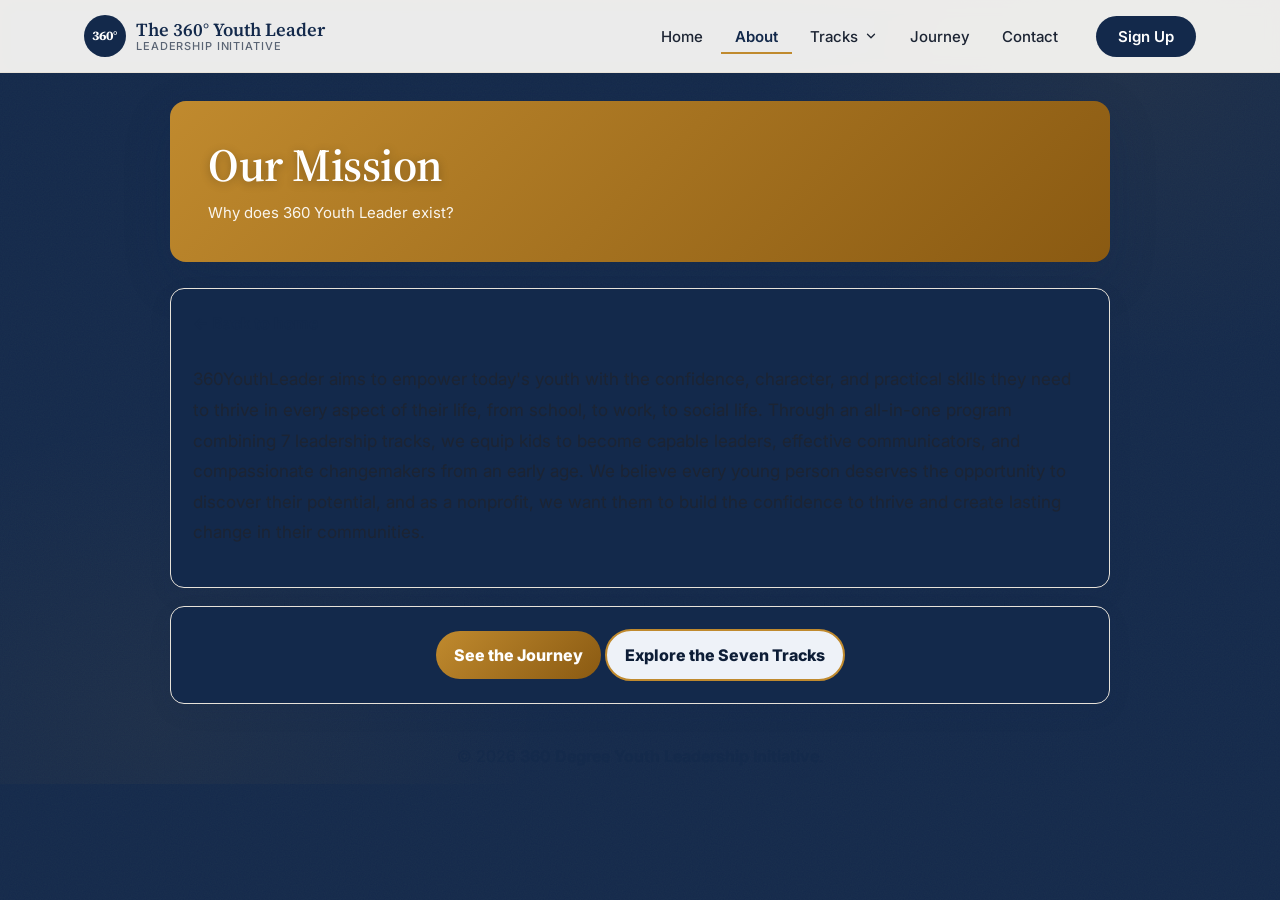
<file: about.html>
<!DOCTYPE html>
<html lang="en">
<head>
  <meta charset="UTF-8" />
  <meta name="viewport" content="width=device-width, initial-scale=1.0" />
  <title>About | The 360° Youth Leader</title>
  <link rel="stylesheet" href="styles.css" />
</head>
<body>
<header class="site-header">
  <div class="site-header-inner">
    <a class="logo" href="index.html" aria-label="The 360° Youth Leader home">
      <span class="logo-mark" aria-hidden="true">360°</span>
      <span class="logo-text">The 360° Youth Leader<small>Leadership Initiative</small></span>
    </a>
    <button class="nav-toggle" aria-expanded="false" aria-controls="site-menu">Menu</button>
    <nav id="site-menu" class="nav-menu" aria-label="Main">
      <ul class="nav-list">
        <li><a href="index.html">Home</a></li>
        <li><a href="about.html">About</a></li>
        <li>
          <button class="dropdown-toggle" aria-expanded="false" aria-controls="tracks-menu">Tracks <svg viewBox="0 0 24 24" fill="none" stroke="currentColor" stroke-width="2.2" stroke-linecap="round" stroke-linejoin="round" aria-hidden="true"><path d="M6 9l6 6 6-6"/></svg></button>
          <ul id="tracks-menu" class="dropdown">
            <li><a href="lead.html"><strong>Leadership</strong><span>Decision-making, calm under pressure, leading self & others.</span></a></li>
            <li><a href="mind.html"><strong>Mastery of Mind, Body & Soul</strong><span>Stress management, meditation, steady judgment and resilience.</span></a></li>
            <li><a href="future.html"><strong>Future Pathways</strong><span>College/career planning, internships, scholarships and exploration.</span></a></li>
            <li><a href="voice.html"><strong>Voice, Brand & Influence</strong><span>Public speaking, storytelling, personal brand and persuasion.</span></a></li>
            <li><a href="money.html"><strong>Money Smarts</strong><span>Personal finance, earning, saving, investing and entrepreneurship.</span></a></li>
            <li><a href="community.html"><strong>Community & Character</strong><span>Service, civic sense, character formation and good company.</span></a></li>
            <li><a href="safety.html"><strong>Safety & Self Defense</strong><span>Self-defense, CPR/first-aid, and online safety awareness.</span></a></li>
            <li class="dropdown-all"><a href="index.html#tracks">See all seven tracks &rarr;</a></li>
          </ul>
        </li>
        <li><a href="journey.html">Journey</a></li>
        <li><a href="contact.html">Contact</a></li>
      </ul>
      <a class="nav-cta" href="signup.html">Sign Up</a>
    </nav>
  </div>
</header>

  <div class="container">
    <div class="hero">
      <h1>Our Mission</h1>
      <div class="sub">Why does 360 Youth Leader exist?</div>
    </div>

    <div class="section">
      <a class="back" href="index.html" style="color:var(--brand);">← Back to home</a>
      <p style="font-size:17px;line-height:1.8;color:#1c2433;">
        360YouthLeader aims to empower today's youth with the confidence, character, and practical skills they need to thrive in every aspect of their life, from school, to work, to social life. Through an all-in-one program combining 7 leadership tracks, we equip kids to become capable leaders, effective communicators, and compassionate changemakers from an early age. We believe every young person deserves the opportunity to discover their potential, and as a nonprofit, we want them to build the confidence to thrive and create lasting change in their communities.
      </p>
    </div>

    <div class="section" style="text-align:center;">
      <a class="btn" href="journey.html">See the Journey</a>
      <a class="btn secondary" href="index.html">Explore the Seven Tracks</a>
    </div>
  </div>

  <footer>
    <p>© 2026 <strong>360 Degree Youth Leadership Initiative</strong>.</p>
  </footer>
<script src="nav.js"></script>
</body>
</html>
</file>
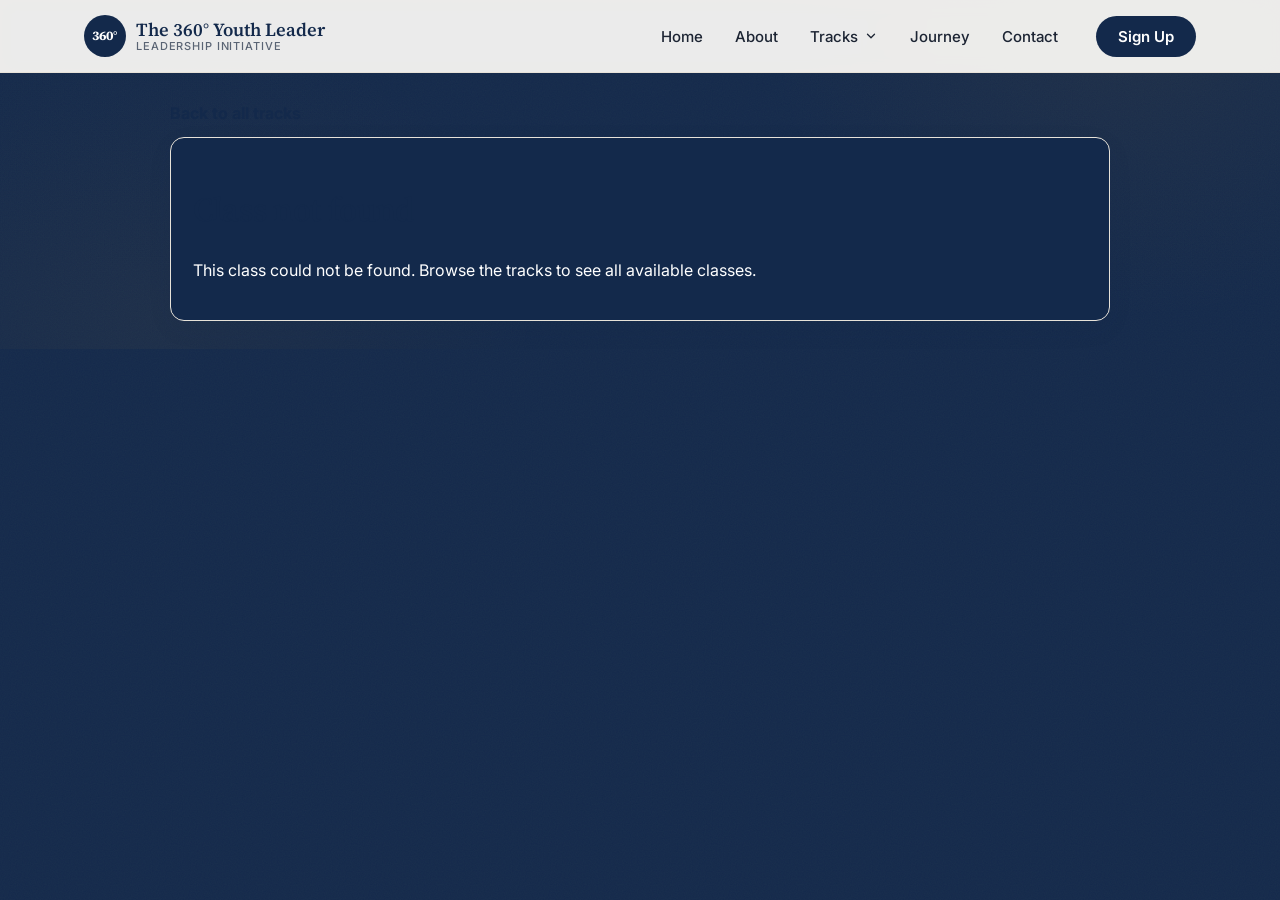
<file: class.html>
<!DOCTYPE html>
<html lang="en">
<head>
  <meta charset="utf-8">
  <meta name="viewport" content="width=device-width,initial-scale=1">
  <title>Class Details | The 360° Youth Leader</title>
  <link rel="stylesheet" href="styles.css">
</head>
<body>
<header class="site-header">
  <div class="site-header-inner">
    <a class="logo" href="index.html" aria-label="The 360° Youth Leader home">
      <span class="logo-mark" aria-hidden="true">360°</span>
      <span class="logo-text">The 360° Youth Leader<small>Leadership Initiative</small></span>
    </a>
    <button class="nav-toggle" aria-expanded="false" aria-controls="site-menu">Menu</button>
    <nav id="site-menu" class="nav-menu" aria-label="Main">
      <ul class="nav-list">
        <li><a href="index.html">Home</a></li>
        <li><a href="about.html">About</a></li>
        <li>
          <button class="dropdown-toggle" aria-expanded="false" aria-controls="tracks-menu">Tracks <svg viewBox="0 0 24 24" fill="none" stroke="currentColor" stroke-width="2.2" stroke-linecap="round" stroke-linejoin="round" aria-hidden="true"><path d="M6 9l6 6 6-6"/></svg></button>
          <ul id="tracks-menu" class="dropdown">
            <li><a href="lead.html"><strong>Leadership</strong><span>Decision-making, calm under pressure, leading self &amp; others.</span></a></li>
            <li><a href="mind.html"><strong>Mastery of Mind, Body &amp; Soul</strong><span>Stress management, meditation, steady judgment and resilience.</span></a></li>
            <li><a href="future.html"><strong>Future Pathways</strong><span>College/career planning, internships, scholarships and exploration.</span></a></li>
            <li><a href="voice.html"><strong>Voice, Brand &amp; Influence</strong><span>Public speaking, storytelling, personal brand and persuasion.</span></a></li>
            <li><a href="money.html"><strong>Money Smarts</strong><span>Personal finance, earning, saving, investing and entrepreneurship.</span></a></li>
            <li><a href="community.html"><strong>Community &amp; Character</strong><span>Service, civic sense, character formation and good company.</span></a></li>
            <li><a href="safety.html"><strong>Safety &amp; Self Defense</strong><span>Self-defense, CPR/first-aid, and online safety awareness.</span></a></li>
            <li class="dropdown-all"><a href="index.html#tracks">See all seven tracks &rarr;</a></li>
          </ul>
        </li>
        <li><a href="journey.html">Journey</a></li>
        <li><a href="contact.html">Contact</a></li>
      </ul>
      <a class="nav-cta" href="signup.html">Sign Up</a>
    </nav>
  </div>
</header>

<main class="container">
  <a class="back" id="track-back" href="index.html">Back to all tracks</a>
  <article class="section" aria-live="polite">
    <p class="muted" id="class-track"></p>
    <h1 id="class-title">Class Details</h1>
    <p id="class-description"></p>
  </article>
</main>

<script src="nav.js"></script>
<script src="class.js"></script>
</body>
</html>
</file>
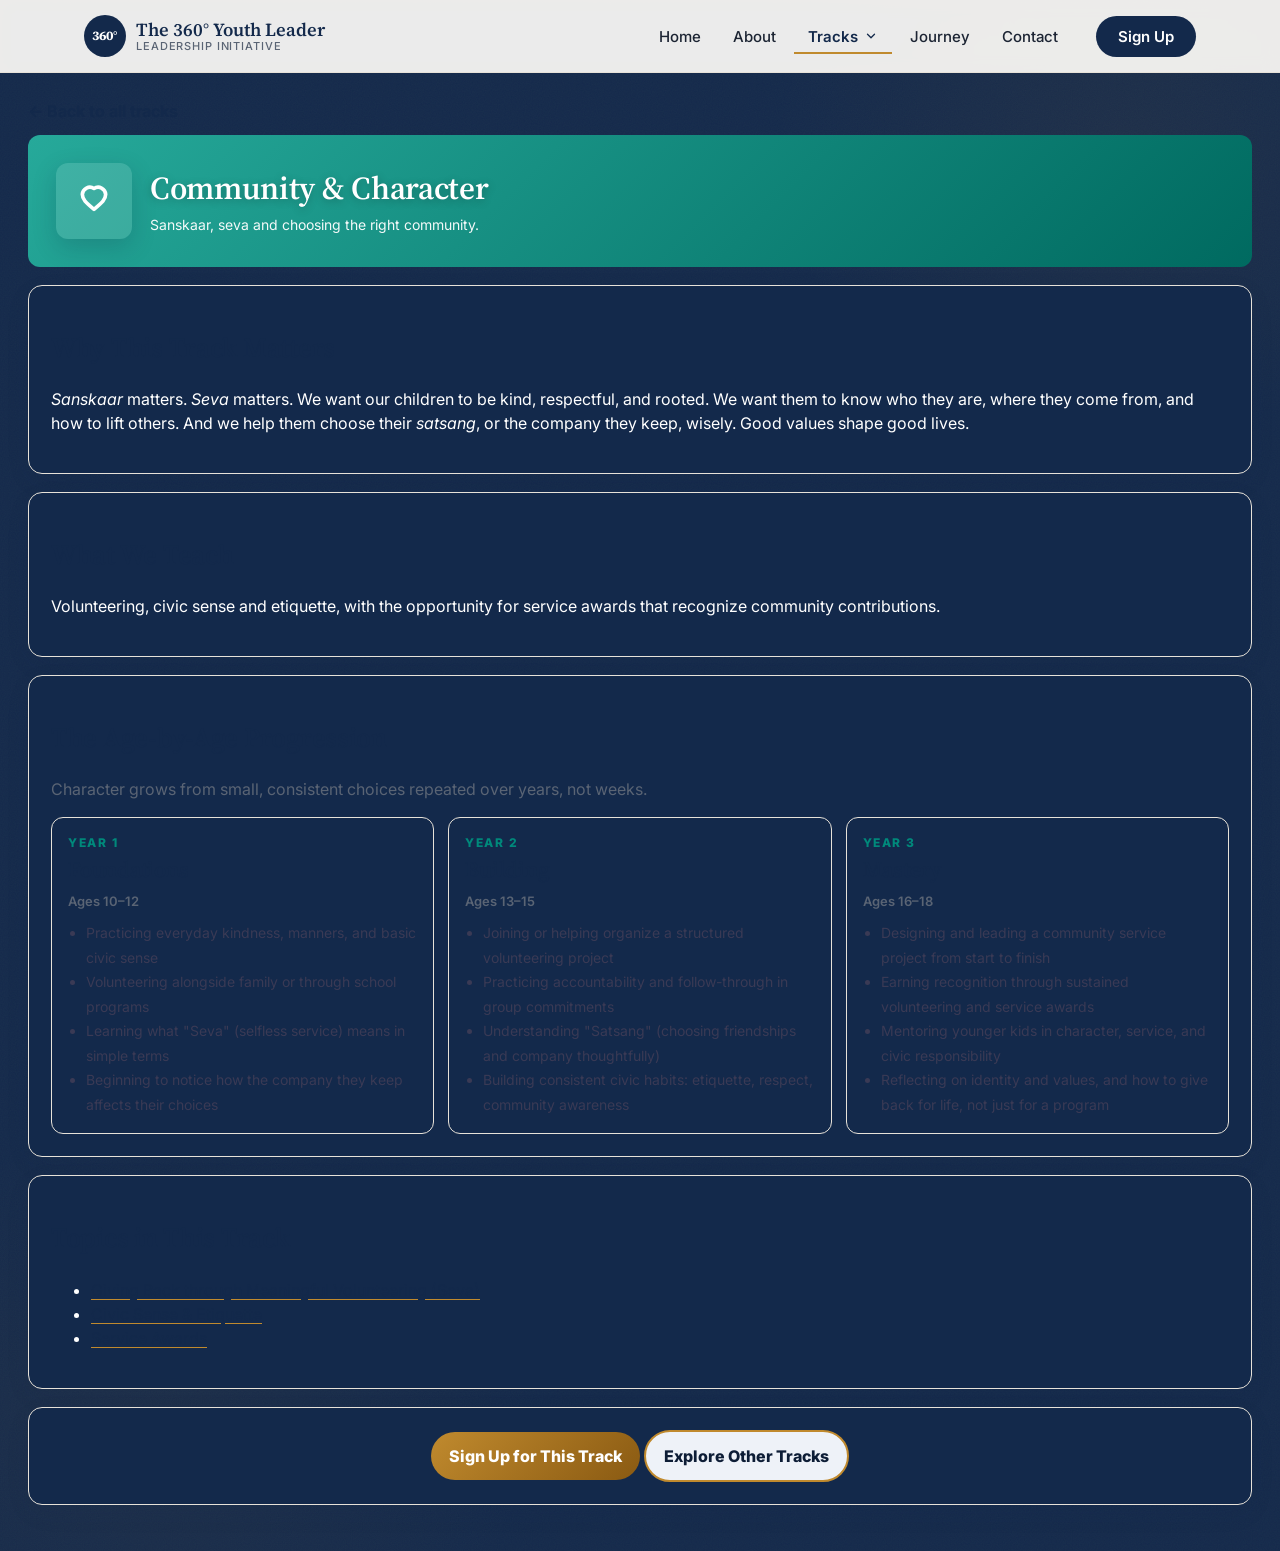
<file: community.html>
<!DOCTYPE html>
<html lang="en">
<head>
  <meta charset="utf-8">
  <meta name="viewport" content="width=device-width,initial-scale=1">
  <title>Community & Character | The 360° Youth Leader</title>
  <link rel="stylesheet" href="styles.css">
  <style>
    body{padding:0 28px 28px}
    .site-header{margin:0 -28px 26px}
    .stage-num{font-size:12px;font-weight:800;letter-spacing:1.5px;text-transform:uppercase;color:#00897B;margin-bottom:4px}
    .stage-age{font-size:13px;color:var(--muted);margin-bottom:10px;font-weight:600}
    .stage-list{margin:0;padding-left:18px;color:#3a3a55;font-size:14px;line-height:1.75}
  </style>
</head>
<body>
<header class="site-header">
  <div class="site-header-inner">
    <a class="logo" href="index.html" aria-label="The 360° Youth Leader home">
      <span class="logo-mark" aria-hidden="true">360°</span>
      <span class="logo-text">The 360° Youth Leader<small>Leadership Initiative</small></span>
    </a>
    <button class="nav-toggle" aria-expanded="false" aria-controls="site-menu">Menu</button>
    <nav id="site-menu" class="nav-menu" aria-label="Main">
      <ul class="nav-list">
        <li><a href="index.html">Home</a></li>
        <li><a href="about.html">About</a></li>
        <li>
          <button class="dropdown-toggle" aria-expanded="false" aria-controls="tracks-menu">Tracks <svg viewBox="0 0 24 24" fill="none" stroke="currentColor" stroke-width="2.2" stroke-linecap="round" stroke-linejoin="round" aria-hidden="true"><path d="M6 9l6 6 6-6"/></svg></button>
          <ul id="tracks-menu" class="dropdown">
            <li><a href="lead.html"><strong>Leadership</strong><span>Decision-making, calm under pressure, leading self & others.</span></a></li>
            <li><a href="mind.html"><strong>Mastery of Mind, Body & Soul</strong><span>Stress management, meditation, steady judgment and resilience.</span></a></li>
            <li><a href="future.html"><strong>Future Pathways</strong><span>College/career planning, internships, scholarships and exploration.</span></a></li>
            <li><a href="voice.html"><strong>Voice, Brand & Influence</strong><span>Public speaking, storytelling, personal brand and persuasion.</span></a></li>
            <li><a href="money.html"><strong>Money Smarts</strong><span>Personal finance, earning, saving, investing and entrepreneurship.</span></a></li>
            <li><a href="community.html"><strong>Community & Character</strong><span>Service, civic sense, character formation and good company.</span></a></li>
            <li><a href="safety.html"><strong>Safety & Self Defense</strong><span>Self-defense, CPR/first-aid, and online safety awareness.</span></a></li>
            <li class="dropdown-all"><a href="index.html#tracks">See all seven tracks &rarr;</a></li>
          </ul>
        </li>
        <li><a href="journey.html">Journey</a></li>
        <li><a href="contact.html">Contact</a></li>
      </ul>
      <a class="nav-cta" href="signup.html">Sign Up</a>
    </nav>
  </div>
</header>

  <a href="index.html" class="back">← Back to all tracks</a>

  <div class="track-hero" style="background:linear-gradient(135deg,#26A99A,#006A60)">
    <div class="emoji"><svg viewBox="0 0 24 24" width="40" height="40" fill="none" stroke="#fff" stroke-width="2.2" stroke-linecap="round" stroke-linejoin="round"><path d="M19 8a4.5 4.5 0 0 0-7-3.5A4.5 4.5 0 0 0 5 8c0 3 2 5 7 9 5-4 7-6 7-9z"/></svg></div>
    <div class="text"><h1>Community & Character</h1><div class="sub">Sanskaar, seva and choosing the right community.</div></div>
  </div>

  <div class="section">
    <h2>Why This Track Matters</h2>
    <p><em>Sanskaar</em> matters. <em>Seva</em> matters. We want our children to be kind, respectful, and rooted. We want them to know who they are, where they come from, and how to lift others. And we help them choose their <em>satsang</em>, or the company they keep, wisely. Good values shape good lives.</p>
  </div>

  <div class="section">
    <h2>What We Teach</h2>
    <p>Volunteering, civic sense and etiquette, with the opportunity for service awards that recognize community contributions.</p>
  </div>

  <div class="section">
    <h2>The Age-by-Age Progression</h2>
    <p class="muted">Character grows from small, consistent choices repeated over years, not weeks.</p>
    <div class="card-list">
      <div class="card">
        <div class="stage-num">Year 1</div>
        <h3>Foundations</h3>
        <div class="stage-age">Ages 10–12</div>
        <ul class="stage-list">
          <li>Practicing everyday kindness, manners, and basic civic sense</li>
          <li>Volunteering alongside family or through school programs</li>
          <li>Learning what "Seva" (selfless service) means in simple terms</li>
          <li>Beginning to notice how the company they keep affects their choices</li>
        </ul>
      </div>
      <div class="card">
        <div class="stage-num">Year 2</div>
        <h3>Building</h3>
        <div class="stage-age">Ages 13–15</div>
        <ul class="stage-list">
          <li>Joining or helping organize a structured volunteering project</li>
          <li>Practicing accountability and follow-through in group commitments</li>
          <li>Understanding "Satsang" (choosing friendships and company thoughtfully)</li>
          <li>Building consistent civic habits: etiquette, respect, community awareness</li>
        </ul>
      </div>
      <div class="card">
        <div class="stage-num">Year 3</div>
        <h3>Mastery</h3>
        <div class="stage-age">Ages 16–18</div>
        <ul class="stage-list">
          <li>Designing and leading a community service project from start to finish</li>
          <li>Earning recognition through sustained volunteering and service awards</li>
          <li>Mentoring younger kids in character, service, and civic responsibility</li>
          <li>Reflecting on identity and values, and how to give back for life, not just for a program</li>
        </ul>
      </div>
    </div>
  </div>

  <div class="section">
    <h2>Topics in This Track</h2>
    <ul class="topic-list">
      <li><a href="class.html?track=community&amp;topic=meaningful-volunteering-seva">Giving Back through Meaningful Volunteering (Seva)</a></li>
      <li><a href="class.html?track=community&amp;topic=civic-sense-etiquette">Civic Sense &amp; Etiquette</a></li>
      <li><a href="class.html?track=community&amp;topic=service-awards">Service Awards</a></li>
    </ul>
  </div>

  <div class="section" style="text-align:center">
    <a class="btn" href="signup.html">Sign Up for This Track</a>
    <a class="btn secondary" href="index.html">Explore Other Tracks</a>
  </div>

<script src="nav.js"></script>
</body>
</html>
</file>
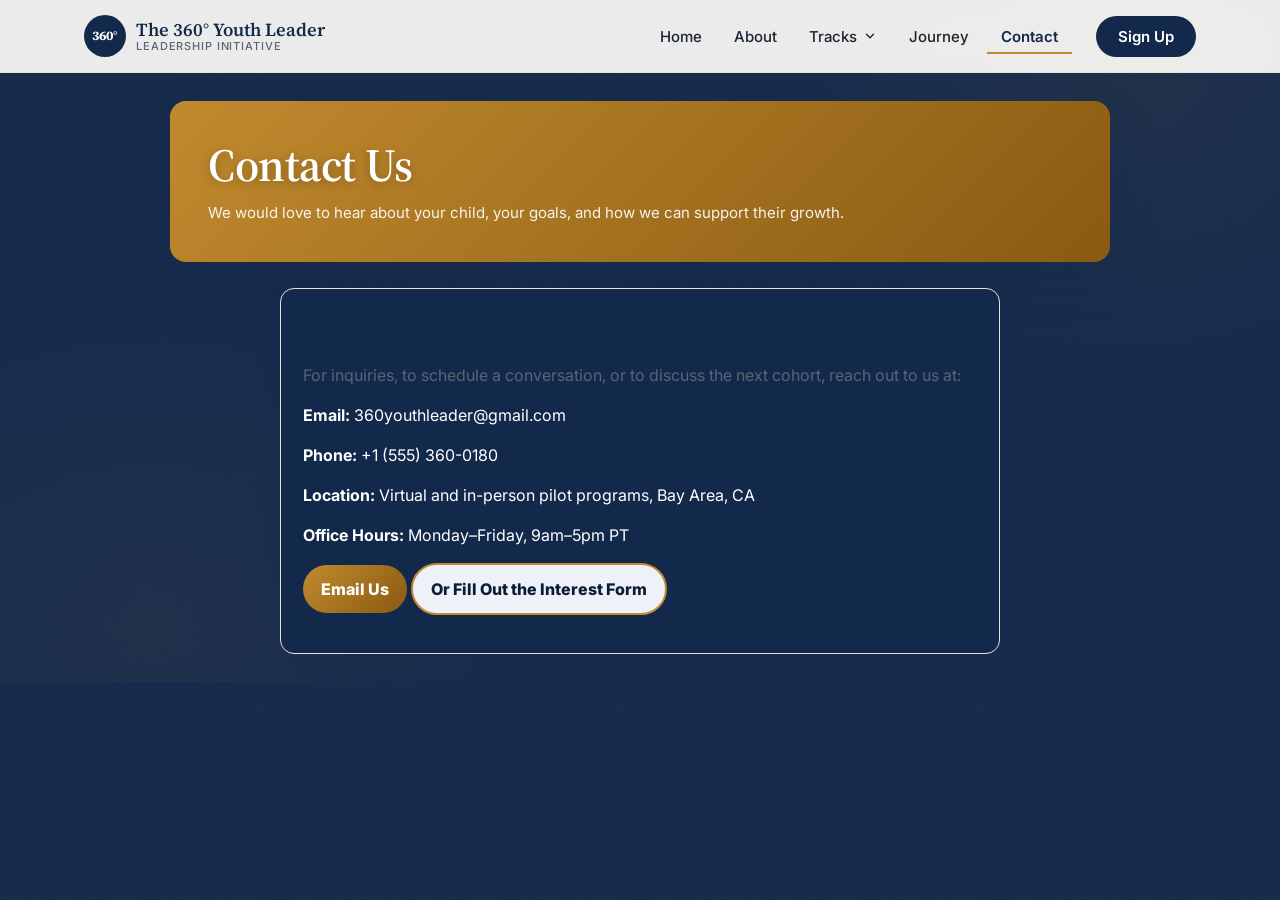
<file: contact.html>
<!DOCTYPE html>
<html lang="en">
<head>
  <meta charset="UTF-8" />
  <meta name="viewport" content="width=device-width, initial-scale=1.0" />
  <title>Contact | The 360° Youth Leader</title>
  <link rel="stylesheet" href="styles.css" />
</head>
<body>
<header class="site-header">
  <div class="site-header-inner">
    <a class="logo" href="index.html" aria-label="The 360° Youth Leader home">
      <span class="logo-mark" aria-hidden="true">360°</span>
      <span class="logo-text">The 360° Youth Leader<small>Leadership Initiative</small></span>
    </a>
    <button class="nav-toggle" aria-expanded="false" aria-controls="site-menu">Menu</button>
    <nav id="site-menu" class="nav-menu" aria-label="Main">
      <ul class="nav-list">
        <li><a href="index.html">Home</a></li>
        <li><a href="about.html">About</a></li>
        <li>
          <button class="dropdown-toggle" aria-expanded="false" aria-controls="tracks-menu">Tracks <svg viewBox="0 0 24 24" fill="none" stroke="currentColor" stroke-width="2.2" stroke-linecap="round" stroke-linejoin="round" aria-hidden="true"><path d="M6 9l6 6 6-6"/></svg></button>
          <ul id="tracks-menu" class="dropdown">
            <li><a href="lead.html"><strong>Leadership</strong><span>Decision-making, calm under pressure, leading self & others.</span></a></li>
            <li><a href="mind.html"><strong>Mastery of Mind, Body & Soul</strong><span>Stress management, meditation, steady judgment and resilience.</span></a></li>
            <li><a href="future.html"><strong>Future Pathways</strong><span>College/career planning, internships, scholarships and exploration.</span></a></li>
            <li><a href="voice.html"><strong>Voice, Brand & Influence</strong><span>Public speaking, storytelling, personal brand and persuasion.</span></a></li>
            <li><a href="money.html"><strong>Money Smarts</strong><span>Personal finance, earning, saving, investing and entrepreneurship.</span></a></li>
            <li><a href="community.html"><strong>Community & Character</strong><span>Service, civic sense, character formation and good company.</span></a></li>
            <li><a href="safety.html"><strong>Safety & Self Defense</strong><span>Self-defense, CPR/first-aid, and online safety awareness.</span></a></li>
            <li class="dropdown-all"><a href="index.html#tracks">See all seven tracks &rarr;</a></li>
          </ul>
        </li>
        <li><a href="journey.html">Journey</a></li>
        <li><a href="contact.html">Contact</a></li>
      </ul>
      <a class="nav-cta" href="signup.html">Sign Up</a>
    </nav>
  </div>
</header>

  <div class="container">
    <div class="hero">
      <h1>Contact Us</h1>
      <div class="sub">We would love to hear about your child, your goals, and how we can support their growth.</div>
    </div>

    <div class="section form-section">
      <a class="back" href="index.html" style="color:var(--brand);">← Back to home</a>
      <p class="muted">For inquiries, to schedule a conversation, or to discuss the next cohort, reach out to us at:</p>
      <p><strong>Email:</strong> 360youthleader@gmail.com</p>
      <p><strong>Phone:</strong> +1 (555) 360-0180</p>
      <p><strong>Location:</strong> Virtual and in-person pilot programs, Bay Area, CA</p>
      <p><strong>Office Hours:</strong> Monday–Friday, 9am–5pm PT</p>
      <p style="margin-top:16px;">
        <a class="btn" href="mailto:360youthleader@gmail.com">Email Us</a>
        <a class="btn secondary" href="signup.html">Or Fill Out the Interest Form</a>
      </p>
    </div>
  </div>
<script src="nav.js"></script>
</body>
</html>
</file>
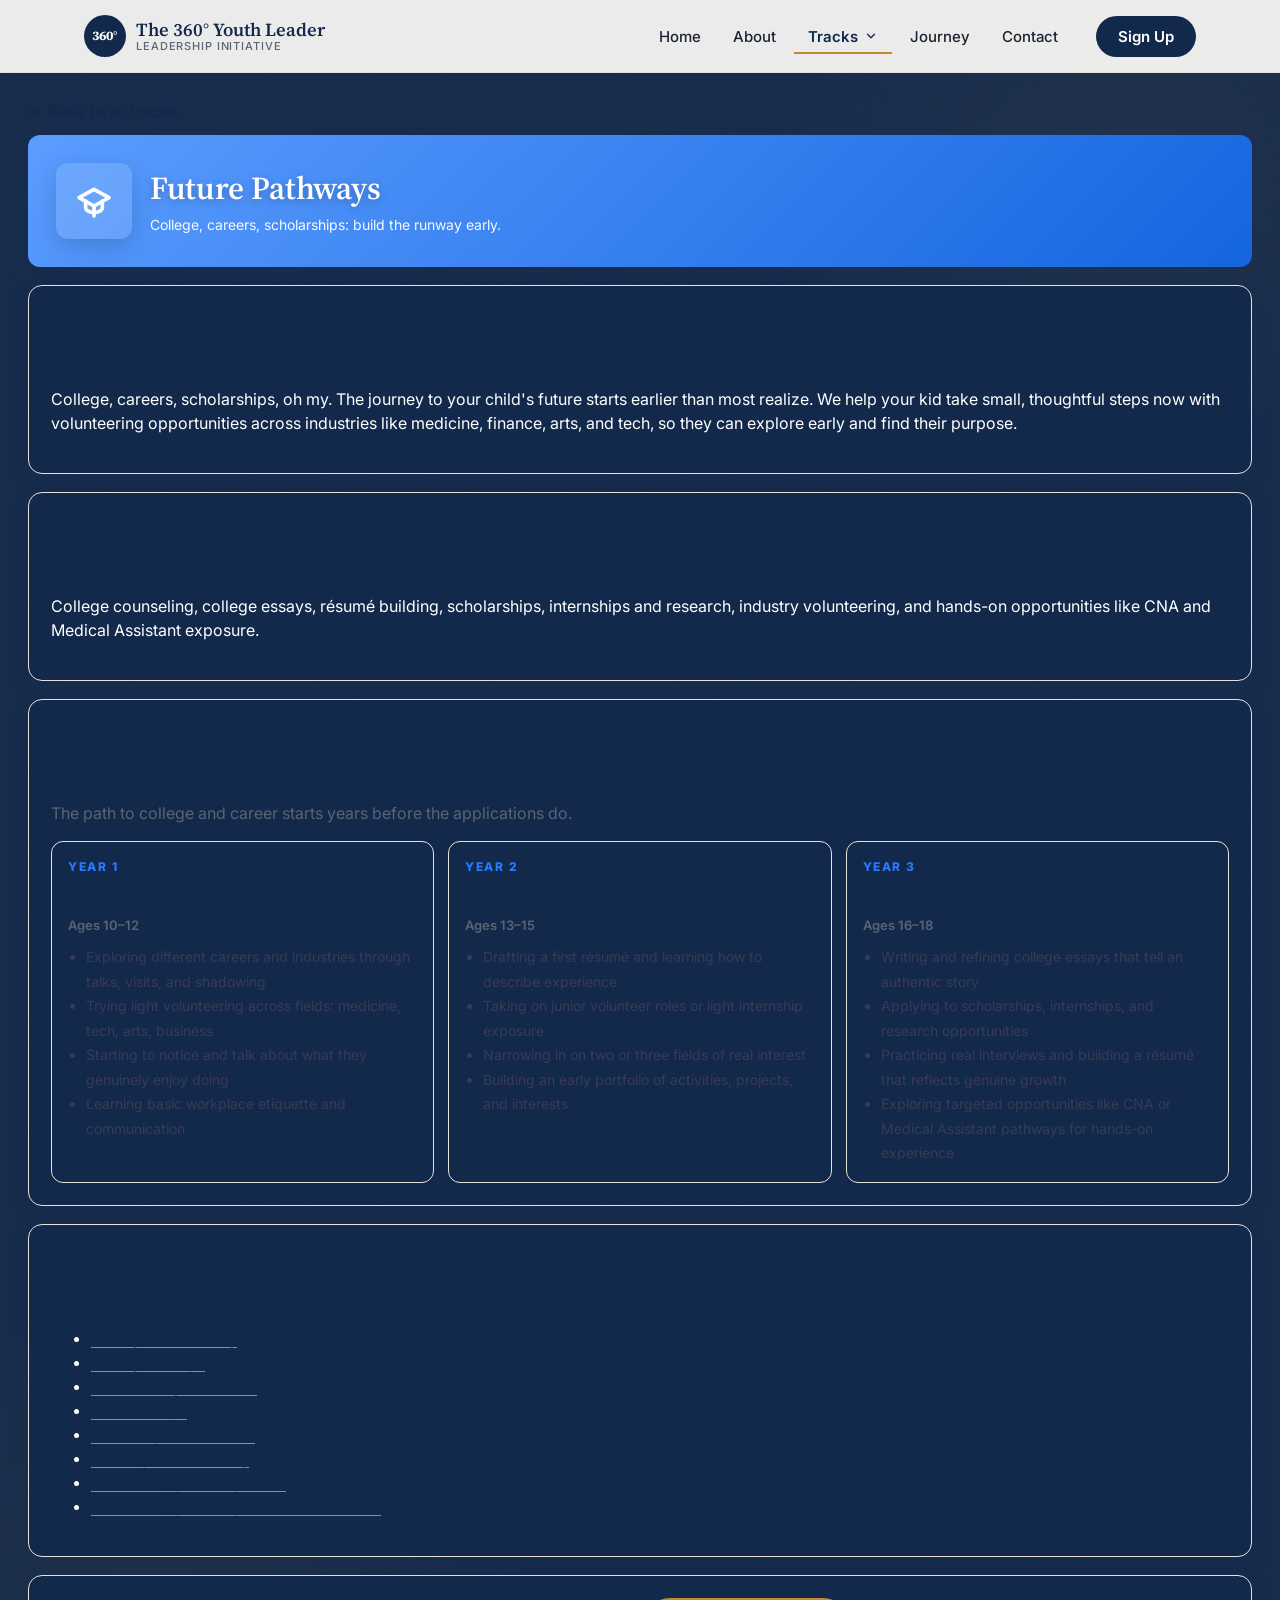
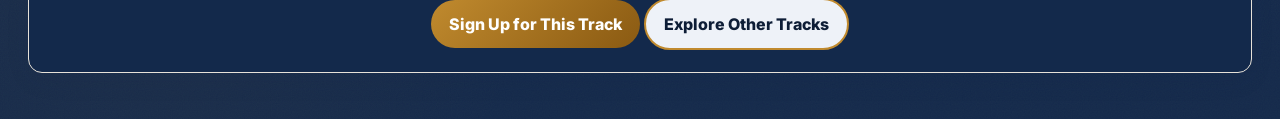
<file: future.html>
<!DOCTYPE html>
<html lang="en">
<head>
  <meta charset="utf-8">
  <meta name="viewport" content="width=device-width,initial-scale=1">
  <title>Future Pathways | The 360° Youth Leader</title>
  <link rel="stylesheet" href="styles.css">
  <style>
    body{padding:0 28px 28px}
    .site-header{margin:0 -28px 26px}
    .stage-num{font-size:12px;font-weight:800;letter-spacing:1.5px;text-transform:uppercase;color:#2979FF;margin-bottom:4px}
    .stage-age{font-size:13px;color:var(--muted);margin-bottom:10px;font-weight:600}
    .stage-list{margin:0;padding-left:18px;color:#3a3a55;font-size:14px;line-height:1.75}
  </style>
</head>
<body>
<header class="site-header">
  <div class="site-header-inner">
    <a class="logo" href="index.html" aria-label="The 360° Youth Leader home">
      <span class="logo-mark" aria-hidden="true">360°</span>
      <span class="logo-text">The 360° Youth Leader<small>Leadership Initiative</small></span>
    </a>
    <button class="nav-toggle" aria-expanded="false" aria-controls="site-menu">Menu</button>
    <nav id="site-menu" class="nav-menu" aria-label="Main">
      <ul class="nav-list">
        <li><a href="index.html">Home</a></li>
        <li><a href="about.html">About</a></li>
        <li>
          <button class="dropdown-toggle" aria-expanded="false" aria-controls="tracks-menu">Tracks <svg viewBox="0 0 24 24" fill="none" stroke="currentColor" stroke-width="2.2" stroke-linecap="round" stroke-linejoin="round" aria-hidden="true"><path d="M6 9l6 6 6-6"/></svg></button>
          <ul id="tracks-menu" class="dropdown">
            <li><a href="lead.html"><strong>Leadership</strong><span>Decision-making, calm under pressure, leading self & others.</span></a></li>
            <li><a href="mind.html"><strong>Mastery of Mind, Body & Soul</strong><span>Stress management, meditation, steady judgment and resilience.</span></a></li>
            <li><a href="future.html"><strong>Future Pathways</strong><span>College/career planning, internships, scholarships and exploration.</span></a></li>
            <li><a href="voice.html"><strong>Voice, Brand & Influence</strong><span>Public speaking, storytelling, personal brand and persuasion.</span></a></li>
            <li><a href="money.html"><strong>Money Smarts</strong><span>Personal finance, earning, saving, investing and entrepreneurship.</span></a></li>
            <li><a href="community.html"><strong>Community & Character</strong><span>Service, civic sense, character formation and good company.</span></a></li>
            <li><a href="safety.html"><strong>Safety & Self Defense</strong><span>Self-defense, CPR/first-aid, and online safety awareness.</span></a></li>
            <li class="dropdown-all"><a href="index.html#tracks">See all seven tracks &rarr;</a></li>
          </ul>
        </li>
        <li><a href="journey.html">Journey</a></li>
        <li><a href="contact.html">Contact</a></li>
      </ul>
      <a class="nav-cta" href="signup.html">Sign Up</a>
    </nav>
  </div>
</header>

  <a href="index.html" class="back">← Back to all tracks</a>

  <div class="track-hero" style="background:linear-gradient(135deg,#5B9DFF,#1565E0)">
    <div class="emoji"><svg viewBox="0 0 24 24" width="40" height="40" fill="none" stroke="#fff" stroke-width="2.2" stroke-linecap="round" stroke-linejoin="round"><path d="M3 10l9-5 9 5-9 5-9-5z"/><path d="M12 15v6"/><path d="M7 12v4c0 1.5 2.5 3 5 3s5-1.5 5-3v-4"/></svg></div>
    <div class="text"><h1>Future Pathways</h1><div class="sub">College, careers, scholarships: build the runway early.</div></div>
  </div>

  <div class="section">
    <h2>Why This Track Matters</h2>
    <p>College, careers, scholarships, oh my. The journey to your child's future starts earlier than most realize. We help your kid take small, thoughtful steps now with volunteering opportunities across industries like medicine, finance, arts, and tech, so they can explore early and find their purpose. </p>
  </div>

  <div class="section">
    <h2>What We Teach</h2>
    <p>College counseling, college essays, résumé building, scholarships, internships and research, industry volunteering, and hands-on opportunities like CNA and Medical Assistant exposure.</p>
  </div>

  <div class="section">
    <h2>The Age-by-Age Progression</h2>
    <p class="muted">The path to college and career starts years before the applications do.</p>
    <div class="card-list">
      <div class="card">
        <div class="stage-num">Year 1</div>
        <h3>Foundations</h3>
        <div class="stage-age">Ages 10–12</div>
        <ul class="stage-list">
          <li>Exploring different careers and industries through talks, visits, and shadowing</li>
          <li>Trying light volunteering across fields: medicine, tech, arts, business</li>
          <li>Starting to notice and talk about what they genuinely enjoy doing</li>
          <li>Learning basic workplace etiquette and communication</li>
        </ul>
      </div>
      <div class="card">
        <div class="stage-num">Year 2</div>
        <h3>Building</h3>
        <div class="stage-age">Ages 13–15</div>
        <ul class="stage-list">
          <li>Drafting a first résumé and learning how to describe experience</li>
          <li>Taking on junior volunteer roles or light internship exposure</li>
          <li>Narrowing in on two or three fields of real interest</li>
          <li>Building an early portfolio of activities, projects, and interests</li>
        </ul>
      </div>
      <div class="card">
        <div class="stage-num">Year 3</div>
        <h3>Mastery</h3>
        <div class="stage-age">Ages 16–18</div>
        <ul class="stage-list">
          <li>Writing and refining college essays that tell an authentic story</li>
          <li>Applying to scholarships, internships, and research opportunities</li>
          <li>Practicing real interviews and building a résumé that reflects genuine growth</li>
          <li>Exploring targeted opportunities like CNA or Medical Assistant pathways for hands-on experience</li>
        </ul>
      </div>
    </div>
  </div>

  <div class="section">
    <h2>Topics in This Track</h2>
    <ul class="topic-list">
      <li><a href="class.html?track=future&amp;topic=college-counseling">College Counseling</a></li>
      <li><a href="class.html?track=future&amp;topic=college-essays">College Essays</a></li>
      <li><a href="class.html?track=future&amp;topic=architecting-resume">Architecting a Résumé</a></li>
      <li><a href="class.html?track=future&amp;topic=scholarships">Scholarships</a></li>
      <li><a href="class.html?track=future&amp;topic=internships-research">Internships / Research</a></li>
      <li><a href="class.html?track=future&amp;topic=industry-volunteering">Industry Volunteering</a></li>
      <li><a href="class.html?track=future&amp;topic=medical-cna">Medical Opportunity: CNA</a></li>
      <li><a href="class.html?track=future&amp;topic=medical-assistant">Medical Opportunity: Medical Assistant</a></li>
    </ul>
  </div>

  <div class="section" style="text-align:center">
    <a class="btn" href="signup.html">Sign Up for This Track</a>
    <a class="btn secondary" href="index.html">Explore Other Tracks</a>
  </div>

<script src="nav.js"></script>
</body>
</html>
</file>
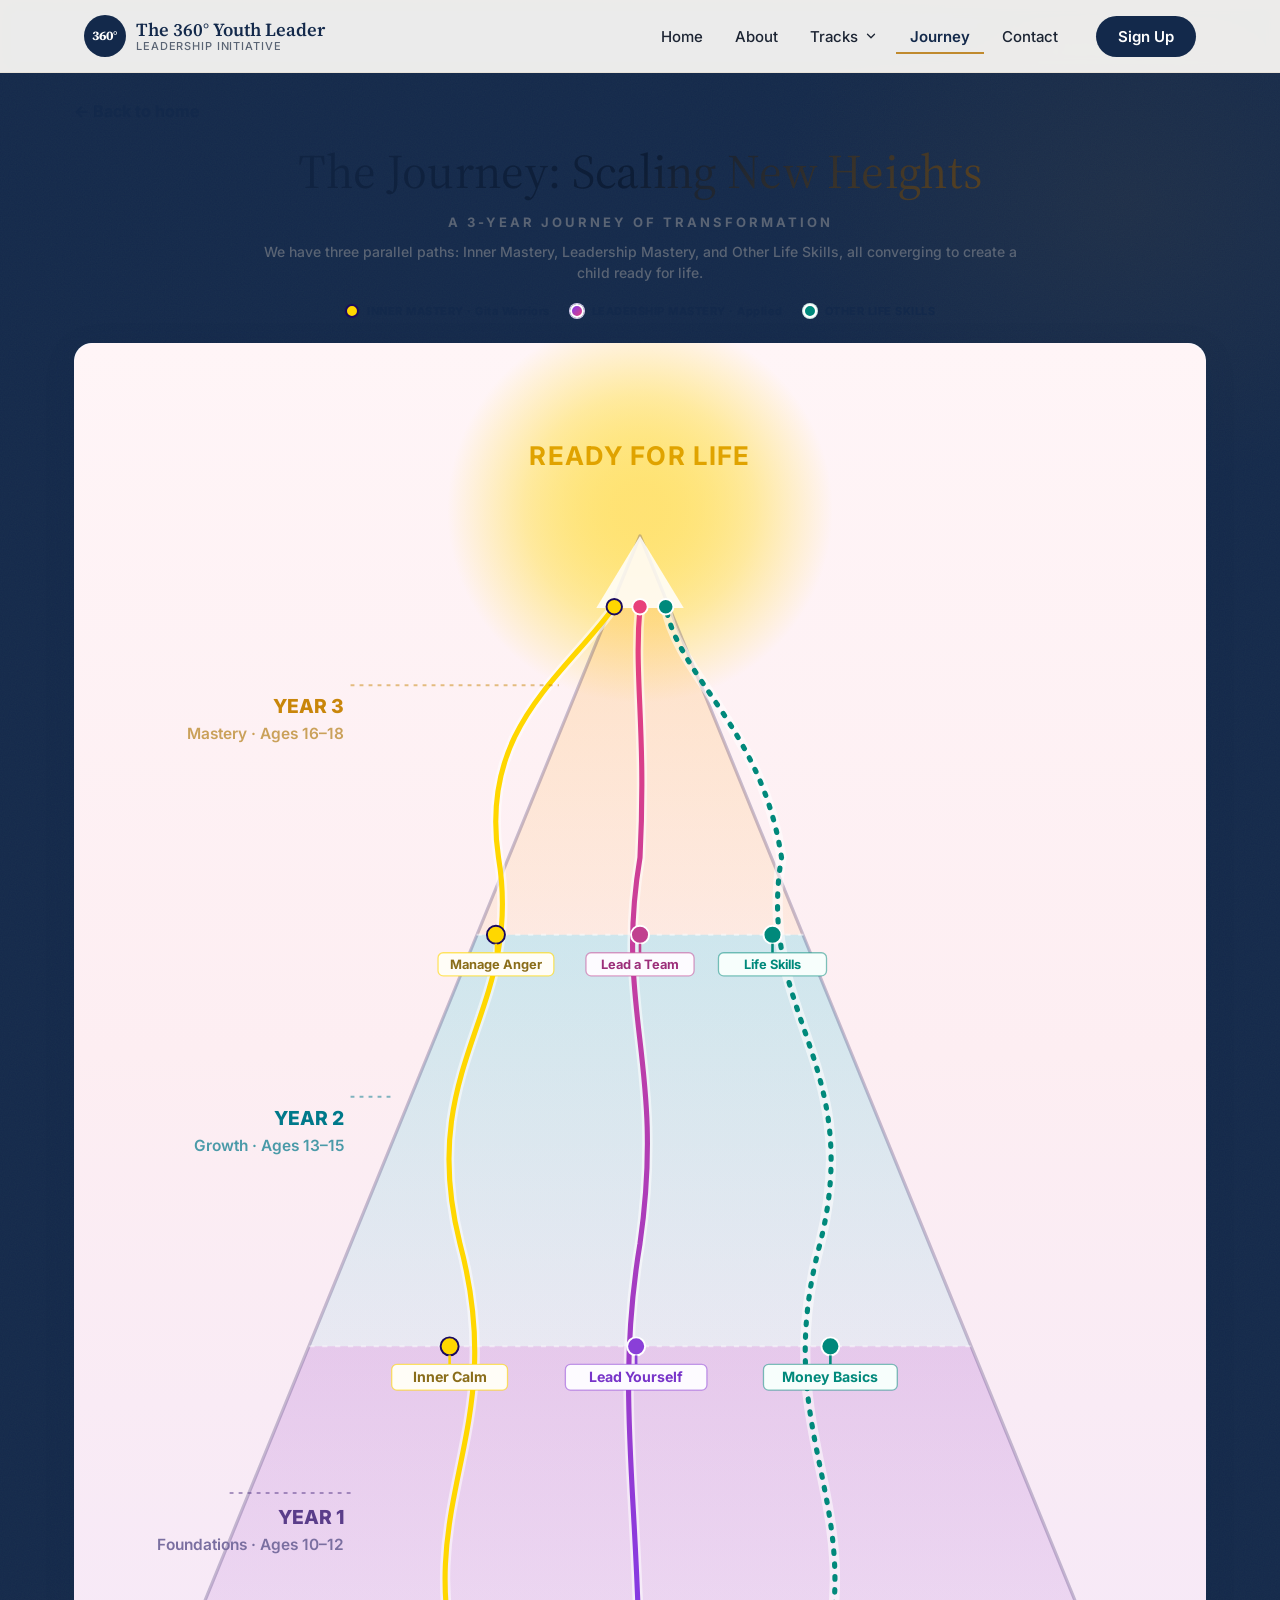
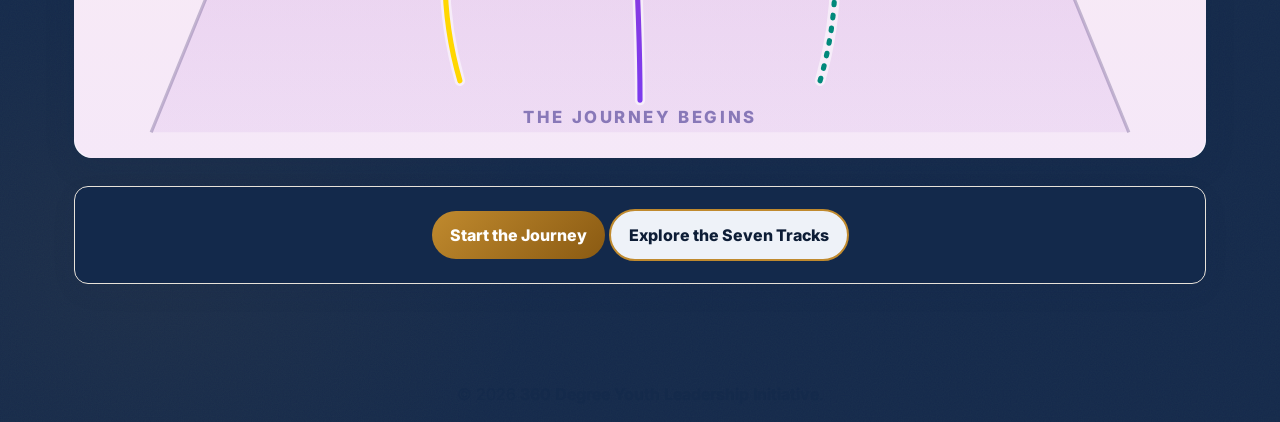
<file: journey.html>
<!DOCTYPE html>
<html lang="en">
<head>
  <meta charset="UTF-8" />
  <meta name="viewport" content="width=device-width, initial-scale=1.0" />
  <title>The Journey | The 360° Youth Leader</title>
  <link rel="stylesheet" href="styles.css" />
  <style>
    .journey-wrap{max-width:1180px;margin:0 auto;padding:0 24px 40px;}
    .journey-h{font-family:'Source Serif 4',Georgia,serif;font-size:48px;color:#13294b;text-align:center;letter-spacing:0.3px;margin-bottom:6px;background:linear-gradient(135deg,#13294b 0%,#0d1d36 50%,#8a5a12 100%);-webkit-background-clip:text;-webkit-text-fill-color:transparent;background-clip:text;}
    .journey-tag{font-size:13px;font-weight:700;color:#5a6474;letter-spacing:3px;text-transform:uppercase;text-align:center;margin-bottom:8px;}
    .journey-sub{font-size:14px;font-weight:500;color:#5a6474;text-align:center;margin-bottom:20px;max-width:780px;margin-left:auto;margin-right:auto;}
    .journey-legend{display:flex;justify-content:center;gap:20px;margin-bottom:24px;font-size:11px;font-weight:700;color:#13294b;letter-spacing:0.5px;flex-wrap:wrap;}
    .journey-legend-item{display:flex;align-items:center;gap:8px;}
    .journey-legend-dot{width:14px;height:14px;border-radius:50%;display:inline-block;}
    .journey-svg{display:block;width:100%;height:auto;border-radius:18px;box-shadow:0 8px 32px rgba(19,41,75,0.12);background:#fafaff;}
  </style>
</head>
<body>
<header class="site-header">
  <div class="site-header-inner">
    <a class="logo" href="index.html" aria-label="The 360° Youth Leader home">
      <span class="logo-mark" aria-hidden="true">360°</span>
      <span class="logo-text">The 360° Youth Leader<small>Leadership Initiative</small></span>
    </a>
    <button class="nav-toggle" aria-expanded="false" aria-controls="site-menu">Menu</button>
    <nav id="site-menu" class="nav-menu" aria-label="Main">
      <ul class="nav-list">
        <li><a href="index.html">Home</a></li>
        <li><a href="about.html">About</a></li>
        <li>
          <button class="dropdown-toggle" aria-expanded="false" aria-controls="tracks-menu">Tracks <svg viewBox="0 0 24 24" fill="none" stroke="currentColor" stroke-width="2.2" stroke-linecap="round" stroke-linejoin="round" aria-hidden="true"><path d="M6 9l6 6 6-6"/></svg></button>
          <ul id="tracks-menu" class="dropdown">
            <li><a href="lead.html"><strong>Leadership</strong><span>Decision-making, calm under pressure, leading self & others.</span></a></li>
            <li><a href="mind.html"><strong>Mastery of Mind, Body & Soul</strong><span>Stress management, meditation, steady judgment and resilience.</span></a></li>
            <li><a href="future.html"><strong>Future Pathways</strong><span>College/career planning, internships, scholarships and exploration.</span></a></li>
            <li><a href="voice.html"><strong>Voice, Brand & Influence</strong><span>Public speaking, storytelling, personal brand and persuasion.</span></a></li>
            <li><a href="money.html"><strong>Money Smarts</strong><span>Personal finance, earning, saving, investing and entrepreneurship.</span></a></li>
            <li><a href="community.html"><strong>Community & Character</strong><span>Service, civic sense, character formation and good company.</span></a></li>
            <li><a href="safety.html"><strong>Safety & Self Defense</strong><span>Self-defense, CPR/first-aid, and online safety awareness.</span></a></li>
            <li class="dropdown-all"><a href="index.html#tracks">See all seven tracks &rarr;</a></li>
          </ul>
        </li>
        <li><a href="journey.html">Journey</a></li>
        <li><a href="contact.html">Contact</a></li>
      </ul>
      <a class="nav-cta" href="signup.html">Sign Up</a>
    </nav>
  </div>
</header>

  <div class="journey-wrap">
    <a class="back" href="index.html">← Back to home</a>

    <div class="journey-h">The Journey: Scaling New Heights</div>
    <div class="journey-tag">A 3-Year Journey of Transformation</div>
    <div class="journey-sub">We have three parallel paths: Inner Mastery, Leadership Mastery, and Other Life Skills, all converging to create a child ready for life.</div>

    <div class="journey-legend">
      <div class="journey-legend-item">
        <span class="journey-legend-dot" style="background:#FFD700;border:2px solid #1a0a5e;"></span>
        <span>INNER MASTERY · Gita Warriors</span>
      </div>
      <div class="journey-legend-item">
        <span class="journey-legend-dot" style="background:linear-gradient(135deg,#7c3aed,#e8407a);border:2px solid #fff;box-shadow:0 0 0 1px #d8d0f0;"></span>
        <span>LEADERSHIP MASTERY · Applied</span>
      </div>
      <div class="journey-legend-item">
        <span class="journey-legend-dot" style="background:#00897B;border:2px solid #fff;box-shadow:0 0 0 1px #cfe8e3;"></span>
        <span>OTHER LIFE SKILLS</span>
      </div>
    </div>

    <svg viewBox="0 0 880 1100" class="journey-svg" xmlns="http://www.w3.org/2000/svg">
      <defs>
        <linearGradient id="jSky" x1="0" y1="0" x2="0" y2="1"><stop offset="0%" stop-color="#fff5f7"/><stop offset="50%" stop-color="#fdeef2"/><stop offset="100%" stop-color="#f5e8f8"/></linearGradient>
        <linearGradient id="jZ1" x1="0" y1="0" x2="0" y2="1"><stop offset="0%" stop-color="#A04FCC" stop-opacity="0.22"/><stop offset="100%" stop-color="#A04FCC" stop-opacity="0.08"/></linearGradient>
        <linearGradient id="jZ2" x1="0" y1="0" x2="0" y2="1"><stop offset="0%" stop-color="#26C6DA" stop-opacity="0.22"/><stop offset="100%" stop-color="#26C6DA" stop-opacity="0.08"/></linearGradient>
        <linearGradient id="jZ3" x1="0" y1="0" x2="0" y2="1"><stop offset="0%" stop-color="#FFB347" stop-opacity="0.30"/><stop offset="100%" stop-color="#FFB347" stop-opacity="0.10"/></linearGradient>
        <radialGradient id="jSun" cx="50%" cy="50%" r="50%"><stop offset="0%" stop-color="#FFE066" stop-opacity="0.9"/><stop offset="60%" stop-color="#FFD700" stop-opacity="0.35"/><stop offset="100%" stop-color="#FFD700" stop-opacity="0"/></radialGradient>
        <linearGradient id="jLeadTrail" x1="0" y1="1" x2="0" y2="0"><stop offset="0%" stop-color="#7c3aed"/><stop offset="100%" stop-color="#e8407a"/></linearGradient>
        <filter id="chipShadow" x="-60%" y="-60%" width="220%" height="220%"><feDropShadow dx="0" dy="2" stdDeviation="2.2" flood-color="#1a0a5e" flood-opacity="0.20"/></filter>
      </defs>

      <rect width="880" height="1100" fill="url(#jSky)" rx="16"/>
      <circle cx="440" cy="130" r="150" fill="url(#jSun)"/>

      <polygon points="440,150 313,460 567,460" fill="url(#jZ3)"/>
      <polygon points="313,460 567,460 697,780 183,780" fill="url(#jZ2)"/>
      <polygon points="183,780 697,780 820,1080 60,1080" fill="url(#jZ1)"/>

      <path d="M60,1080 L440,150 L820,1080" fill="none" stroke="#3a2d6a" stroke-width="2.5" stroke-opacity="0.28" stroke-linejoin="round"/>
      <polygon points="440,150 406,206 474,206" fill="#ffffff" opacity="0.85"/>

      <line x1="313" y1="460" x2="567" y2="460" stroke="#ffffff" stroke-width="1.5" stroke-opacity="0.5" stroke-dasharray="4 6"/>
      <line x1="183" y1="780" x2="697" y2="780" stroke="#ffffff" stroke-width="1.5" stroke-opacity="0.5" stroke-dasharray="4 6"/>

      <path d="M300,1040 C260,900 340,850 300,700 C265,560 350,520 330,400 C315,300 380,260 420,205" fill="none" stroke="#ffffff" stroke-width="8" stroke-linecap="round" opacity="0.55"/>
      <path d="M440,1055 C440,900 420,820 440,700 C460,560 420,520 440,400 C445,300 435,260 440,205" fill="none" stroke="#ffffff" stroke-width="8" stroke-linecap="round" opacity="0.55"/>
      <path d="M580,1040 C620,900 540,850 580,700 C615,560 530,520 550,400 C535,300 470,260 460,205" fill="none" stroke="#ffffff" stroke-width="8" stroke-linecap="round" opacity="0.55"/>

      <path d="M300,1040 C260,900 340,850 300,700 C265,560 350,520 330,400 C315,300 380,260 420,205" fill="none" stroke="#FFD700" stroke-width="4" stroke-linecap="round"/>
      <path d="M440,1055 C440,900 420,820 440,700 C460,560 420,520 440,400 C445,300 435,260 440,205" fill="none" stroke="url(#jLeadTrail)" stroke-width="4" stroke-linecap="round"/>
      <path d="M580,1040 C620,900 540,850 580,700 C615,560 530,520 550,400 C535,300 470,260 460,205" fill="none" stroke="#00897B" stroke-width="4" stroke-linecap="round" stroke-dasharray="2 8"/>

      <circle cx="292" cy="780" r="7" fill="#FFD700" stroke="#1a0a5e" stroke-width="1.5"/>
      <circle cx="437" cy="780" r="7" fill="#8a3fd8" stroke="#fff" stroke-width="1.5"/>
      <circle cx="588" cy="780" r="7" fill="#00897B" stroke="#fff" stroke-width="1.5"/>
      <line x1="292" y1="787" x2="292" y2="794" stroke="#FFD700" stroke-width="2"/>
      <line x1="437" y1="787" x2="437" y2="794" stroke="#8a3fd8" stroke-width="2"/>
      <line x1="588" y1="787" x2="588" y2="794" stroke="#00897B" stroke-width="2"/>
      <rect x="247" y="794" width="90" height="20" rx="4" fill="#fffdf7" stroke="#FFD700" stroke-opacity="0.6" stroke-width="1"/>
      <rect x="382" y="794" width="110" height="20" rx="4" fill="#fdfbff" stroke="#8a3fd8" stroke-opacity="0.5" stroke-width="1"/>
      <rect x="536" y="794" width="104" height="20" rx="4" fill="#f7fefc" stroke="#00897B" stroke-opacity="0.5" stroke-width="1"/>
      <text x="292" y="808" text-anchor="middle" font-family="Inter, sans-serif" font-size="11" font-weight="700" fill="#8a6d1a">Inner Calm</text>
      <text x="437" y="808" text-anchor="middle" font-family="Inter, sans-serif" font-size="11" font-weight="700" fill="#7834c9">Lead Yourself</text>
      <text x="588" y="808" text-anchor="middle" font-family="Inter, sans-serif" font-size="11" font-weight="700" fill="#00897B">Money Basics</text>

      <circle cx="328" cy="460" r="7" fill="#FFD700" stroke="#1a0a5e" stroke-width="1.5"/>
      <circle cx="440" cy="460" r="7" fill="#c1408f" stroke="#fff" stroke-width="1.5"/>
      <circle cx="543" cy="460" r="7" fill="#00897B" stroke="#fff" stroke-width="1.5"/>
      <line x1="328" y1="467" x2="328" y2="474" stroke="#FFD700" stroke-width="2"/>
      <line x1="440" y1="467" x2="440" y2="474" stroke="#c1408f" stroke-width="2"/>
      <line x1="543" y1="467" x2="543" y2="474" stroke="#00897B" stroke-width="2"/>
      <rect x="283" y="474" width="90" height="18" rx="4" fill="#fffdf7" stroke="#FFD700" stroke-opacity="0.6" stroke-width="1"/>
      <rect x="398" y="474" width="84" height="18" rx="4" fill="#fdfbff" stroke="#c1408f" stroke-opacity="0.5" stroke-width="1"/>
      <rect x="501" y="474" width="84" height="18" rx="4" fill="#f7fefc" stroke="#00897B" stroke-opacity="0.5" stroke-width="1"/>
      <text x="328" y="487" text-anchor="middle" font-family="Inter, sans-serif" font-size="10" font-weight="700" fill="#8a6d1a">Manage Anger</text>
      <text x="440" y="487" text-anchor="middle" font-family="Inter, sans-serif" font-size="10" font-weight="700" fill="#9c2f7a">Lead a Team</text>
      <text x="543" y="487" text-anchor="middle" font-family="Inter, sans-serif" font-size="10" font-weight="700" fill="#00897B">Life Skills</text>

      <circle cx="420" cy="205" r="6" fill="#FFD700" stroke="#1a0a5e" stroke-width="1.5"/>
      <circle cx="440" cy="205" r="6" fill="#e8407a" stroke="#fff" stroke-width="1.5"/>
      <circle cx="460" cy="205" r="6" fill="#00897B" stroke="#fff" stroke-width="1.5"/>

      <line x1="215" y1="894" x2="121" y2="894" stroke="#5a3d8a" stroke-width="1.5" stroke-dasharray="3 4" stroke-opacity="0.5"/>
      <text x="210" y="918" text-anchor="end" font-family="Inter, sans-serif" font-size="15" font-weight="800" fill="#5a3d8a">YEAR 1</text>
      <text x="210" y="938" text-anchor="end" font-family="Inter, sans-serif" font-size="12" font-weight="600" fill="#7a6fa0">Foundations · Ages 10–12</text>

      <line x1="215" y1="586" x2="248" y2="586" stroke="#00798A" stroke-width="1.5" stroke-dasharray="3 4" stroke-opacity="0.5"/>
      <text x="210" y="608" text-anchor="end" font-family="Inter, sans-serif" font-size="15" font-weight="800" fill="#00798A">YEAR 2</text>
      <text x="210" y="628" text-anchor="end" font-family="Inter, sans-serif" font-size="12" font-weight="600" fill="#4a9aa8">Growth · Ages 13–15</text>

      <line x1="215" y1="266" x2="377" y2="266" stroke="#C9860A" stroke-width="1.5" stroke-dasharray="3 4" stroke-opacity="0.5"/>
      <text x="210" y="288" text-anchor="end" font-family="Inter, sans-serif" font-size="15" font-weight="800" fill="#C9860A">YEAR 3</text>
      <text x="210" y="308" text-anchor="end" font-family="Inter, sans-serif" font-size="12" font-weight="600" fill="#caa15a">Mastery · Ages 16–18</text>

      <text x="440" y="1073" text-anchor="middle" font-family="Inter, sans-serif" font-size="13" font-weight="800" letter-spacing="2" fill="#8878b8">THE JOURNEY BEGINS</text>
      <text x="440" y="95" text-anchor="middle" font-family="Source Serif 4, Georgia, serif" font-size="20" font-weight="700" letter-spacing="1" fill="#e0a300">READY FOR LIFE</text>
    </svg>

    <div class="section" style="text-align:center;margin-top:28px;">
      <a class="btn" href="signup.html">Start the Journey</a>
      <a class="btn secondary" href="index.html">Explore the Seven Tracks</a>
    </div>
  </div>

  <footer>
    <p>© 2026 <strong>360 Degree Youth Leadership Initiative</strong>.</p>
  </footer>
<script src="nav.js"></script>
</body>
</html>
</file>
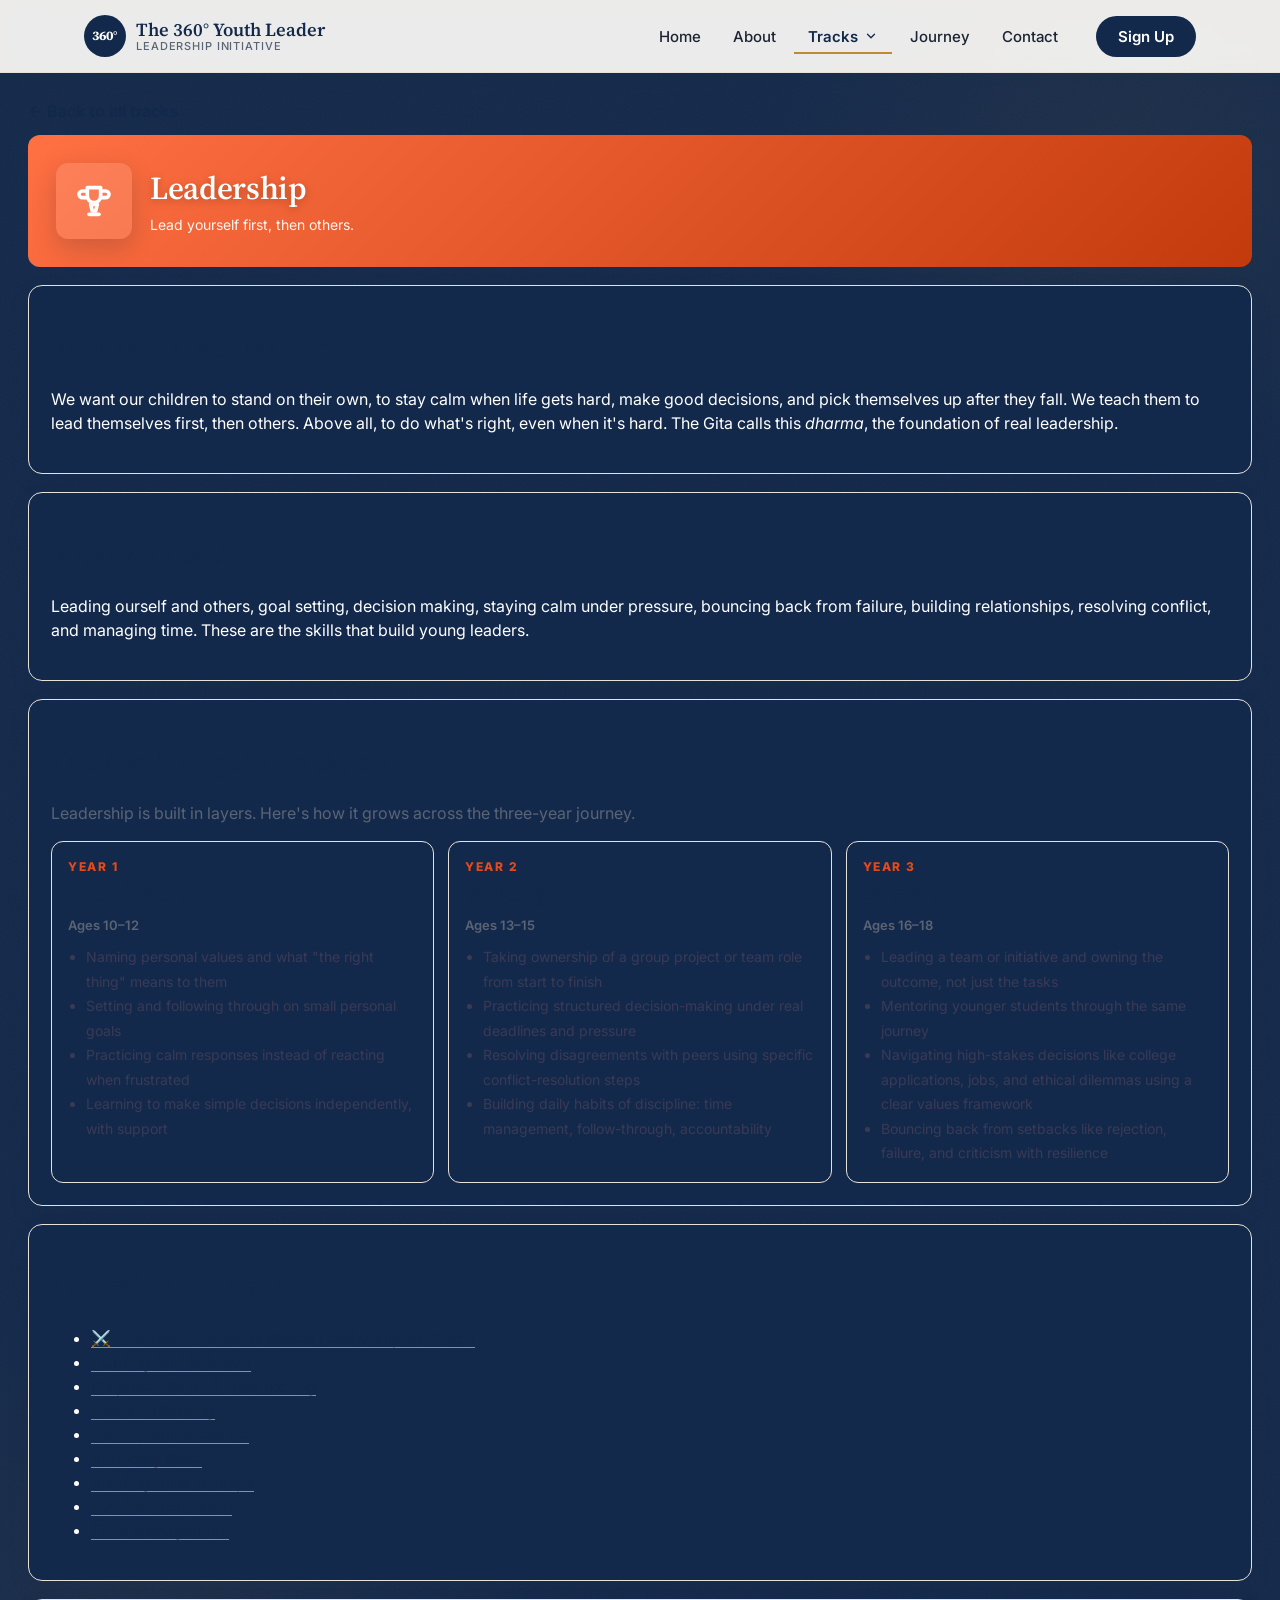
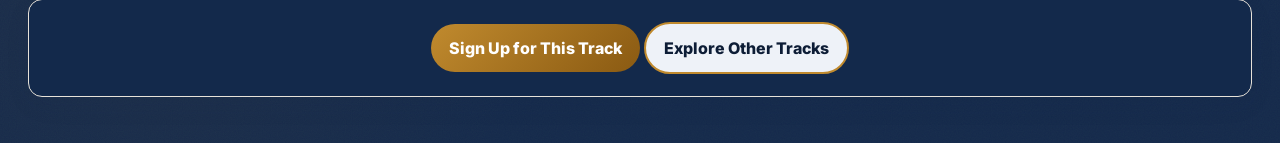
<file: lead.html>
<!DOCTYPE html>
<html lang="en">
<head>
  <meta charset="utf-8">
  <meta name="viewport" content="width=device-width,initial-scale=1">
  <title>Leadership | The 360° Youth Leader</title>
  <link rel="stylesheet" href="styles.css">
  <style>
    body{padding:0 28px 28px}
    .site-header{margin:0 -28px 26px}
    .stage-num{font-size:12px;font-weight:800;letter-spacing:1.5px;text-transform:uppercase;color:#E64A19;margin-bottom:4px}
    .stage-age{font-size:13px;color:var(--muted);margin-bottom:10px;font-weight:600}
    .stage-list{margin:0;padding-left:18px;color:#3a3a55;font-size:14px;line-height:1.75}
  </style>
</head>
<body>
<header class="site-header">
  <div class="site-header-inner">
    <a class="logo" href="index.html" aria-label="The 360° Youth Leader home">
      <span class="logo-mark" aria-hidden="true">360°</span>
      <span class="logo-text">The 360° Youth Leader<small>Leadership Initiative</small></span>
    </a>
    <button class="nav-toggle" aria-expanded="false" aria-controls="site-menu">Menu</button>
    <nav id="site-menu" class="nav-menu" aria-label="Main">
      <ul class="nav-list">
        <li><a href="index.html">Home</a></li>
        <li><a href="about.html">About</a></li>
        <li>
          <button class="dropdown-toggle" aria-expanded="false" aria-controls="tracks-menu">Tracks <svg viewBox="0 0 24 24" fill="none" stroke="currentColor" stroke-width="2.2" stroke-linecap="round" stroke-linejoin="round" aria-hidden="true"><path d="M6 9l6 6 6-6"/></svg></button>
          <ul id="tracks-menu" class="dropdown">
            <li><a href="lead.html"><strong>Leadership</strong><span>Decision-making, calm under pressure, leading self & others.</span></a></li>
            <li><a href="mind.html"><strong>Mastery of Mind, Body & Soul</strong><span>Stress management, meditation, steady judgment and resilience.</span></a></li>
            <li><a href="future.html"><strong>Future Pathways</strong><span>College/career planning, internships, scholarships and exploration.</span></a></li>
            <li><a href="voice.html"><strong>Voice, Brand & Influence</strong><span>Public speaking, storytelling, personal brand and persuasion.</span></a></li>
            <li><a href="money.html"><strong>Money Smarts</strong><span>Personal finance, earning, saving, investing and entrepreneurship.</span></a></li>
            <li><a href="community.html"><strong>Community & Character</strong><span>Service, civic sense, character formation and good company.</span></a></li>
            <li><a href="safety.html"><strong>Safety & Self Defense</strong><span>Self-defense, CPR/first-aid, and online safety awareness.</span></a></li>
            <li class="dropdown-all"><a href="index.html#tracks">See all seven tracks &rarr;</a></li>
          </ul>
        </li>
        <li><a href="journey.html">Journey</a></li>
        <li><a href="contact.html">Contact</a></li>
      </ul>
      <a class="nav-cta" href="signup.html">Sign Up</a>
    </nav>
  </div>
</header>

  <a href="index.html" class="back">← Back to all tracks</a>

  <div class="track-hero" style="background:linear-gradient(135deg,#FF7043,#C33B0D)">
    <div class="emoji"><svg viewBox="0 0 24 24" width="40" height="40" fill="none" stroke="#fff" stroke-width="2.2" stroke-linecap="round" stroke-linejoin="round"><path d="M8 4h8v5a4 4 0 0 1-8 0V4z"/><path d="M8 6H5a2 2 0 0 0 0 4h3"/><path d="M16 6h3a2 2 0 0 1 0 4h-3"/><path d="M10 14h4l-1 4h-2l-1-4z"/><path d="M9 20h6"/></svg></div>
    <div class="text"><h1>Leadership</h1><div class="sub">Lead yourself first, then others.</div></div>
  </div>

  <div class="section">
    <h2>Why This Track Matters</h2>
    <p>We want our children to stand on their own, to stay calm when life gets hard, make good decisions, and pick themselves up after they fall. We teach them to lead themselves first, then others. Above all, to do what's right, even when it's hard. The Gita calls this <em>dharma</em>, the foundation of real leadership.</p>
  </div>

  <div class="section">
    <h2>What We Teach</h2>
    <p>Leading ourself and others, goal setting, decision making, staying calm under pressure, bouncing back from failure, building relationships, resolving conflict, and managing time. These are the skills that build young leaders.</p>
  </div>

  <div class="section">
    <h2>The Age-by-Age Progression</h2>
    <p class="muted">Leadership is built in layers. Here's how it grows across the three-year journey.</p>
    <div class="card-list">
      <div class="card">
        <div class="stage-num">Year 1</div>
        <h3>Foundations</h3>
        <div class="stage-age">Ages 10–12</div>
        <ul class="stage-list">
          <li>Naming personal values and what "the right thing" means to them</li>
          <li>Setting and following through on small personal goals</li>
          <li>Practicing calm responses instead of reacting when frustrated</li>
          <li>Learning to make simple decisions independently, with support</li>
        </ul>
      </div>
      <div class="card">
        <div class="stage-num">Year 2</div>
        <h3>Building</h3>
        <div class="stage-age">Ages 13–15</div>
        <ul class="stage-list">
          <li>Taking ownership of a group project or team role from start to finish</li>
          <li>Practicing structured decision-making under real deadlines and pressure</li>
          <li>Resolving disagreements with peers using specific conflict-resolution steps</li>
          <li>Building daily habits of discipline: time management, follow-through, accountability</li>
        </ul>
      </div>
      <div class="card">
        <div class="stage-num">Year 3</div>
        <h3>Mastery</h3>
        <div class="stage-age">Ages 16–18</div>
        <ul class="stage-list">
          <li>Leading a team or initiative and owning the outcome, not just the tasks</li>
          <li>Mentoring younger students through the same journey</li>
          <li>Navigating high-stakes decisions like college applications, jobs, and ethical dilemmas using a clear values framework</li>
          <li>Bouncing back from setbacks like rejection, failure, and criticism with resilience</li>
        </ul>
      </div>
    </div>
  </div>

  <div class="section">
    <h2>Topics in This Track</h2>
    <ul class="topic-list">
      <li><a href="class.html?track=lead&amp;topic=gita-warriors">⚔️ Gita Warriors: Value-Based Leadership for Youth</a></li>
      <li><a href="class.html?track=lead&amp;topic=leading-self-others">Leading Self &amp; Others</a></li>
      <li><a href="class.html?track=lead&amp;topic=purpose-vision-goal-setting">Purpose, Vision &amp; Goal Setting</a></li>
      <li><a href="class.html?track=lead&amp;topic=decision-making">Decision Making</a></li>
      <li><a href="class.html?track=lead&amp;topic=calm-under-pressure">Calm Under Pressure</a></li>
      <li><a href="class.html?track=lead&amp;topic=bouncing-back">Bouncing Back</a></li>
      <li><a href="class.html?track=lead&amp;topic=building-relationships">Building Relationships</a></li>
      <li><a href="class.html?track=lead&amp;topic=conflict-resolution">Conflict Resolution</a></li>
      <li><a href="class.html?track=lead&amp;topic=time-management">Time Management</a></li>
    </ul>
  </div>

  <div class="section" style="text-align:center">
    <a class="btn" href="signup.html">Sign Up for This Track</a>
    <a class="btn secondary" href="index.html">Explore Other Tracks</a>
  </div>

<script src="nav.js"></script>
</body>
</html>
</file>
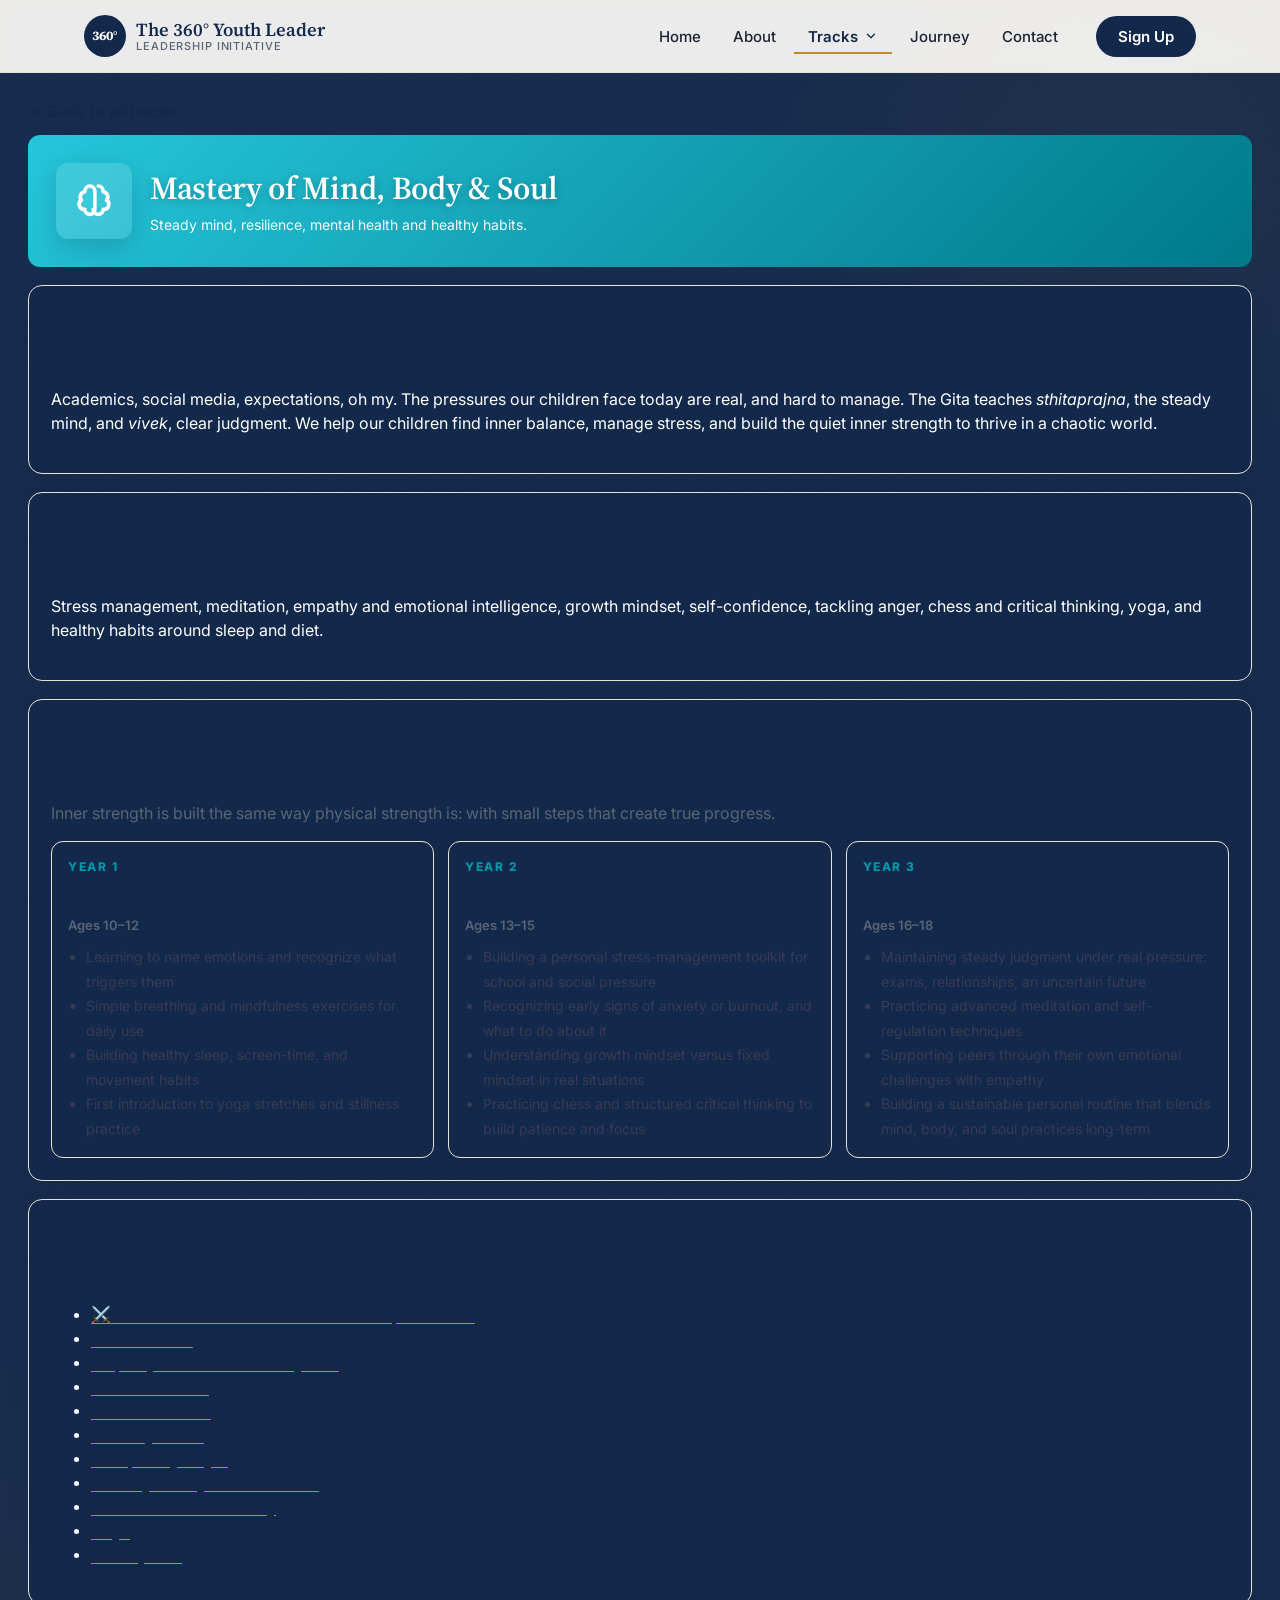
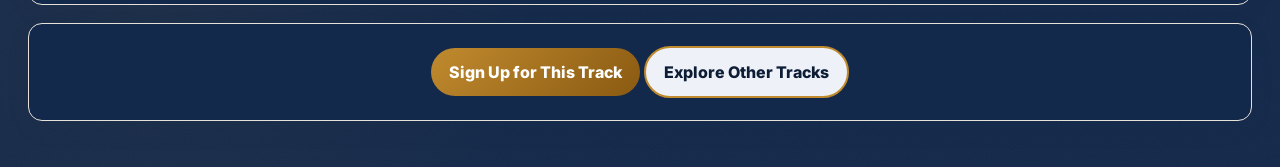
<file: mind.html>
<!DOCTYPE html>
<html lang="en">
<head>
  <meta charset="utf-8">
  <meta name="viewport" content="width=device-width,initial-scale=1">
  <title>Mind, Body & Soul | The 360° Youth Leader</title>
  <link rel="stylesheet" href="styles.css">
  <style>
    body{padding:0 28px 28px}
    .site-header{margin:0 -28px 26px}
    .stage-num{font-size:12px;font-weight:800;letter-spacing:1.5px;text-transform:uppercase;color:#0097A7;margin-bottom:4px}
    .stage-age{font-size:13px;color:var(--muted);margin-bottom:10px;font-weight:600}
    .stage-list{margin:0;padding-left:18px;color:#3a3a55;font-size:14px;line-height:1.75}
  </style>
</head>
<body>
<header class="site-header">
  <div class="site-header-inner">
    <a class="logo" href="index.html" aria-label="The 360° Youth Leader home">
      <span class="logo-mark" aria-hidden="true">360°</span>
      <span class="logo-text">The 360° Youth Leader<small>Leadership Initiative</small></span>
    </a>
    <button class="nav-toggle" aria-expanded="false" aria-controls="site-menu">Menu</button>
    <nav id="site-menu" class="nav-menu" aria-label="Main">
      <ul class="nav-list">
        <li><a href="index.html">Home</a></li>
        <li><a href="about.html">About</a></li>
        <li>
          <button class="dropdown-toggle" aria-expanded="false" aria-controls="tracks-menu">Tracks <svg viewBox="0 0 24 24" fill="none" stroke="currentColor" stroke-width="2.2" stroke-linecap="round" stroke-linejoin="round" aria-hidden="true"><path d="M6 9l6 6 6-6"/></svg></button>
          <ul id="tracks-menu" class="dropdown">
            <li><a href="lead.html"><strong>Leadership</strong><span>Decision-making, calm under pressure, leading self & others.</span></a></li>
            <li><a href="mind.html"><strong>Mastery of Mind, Body & Soul</strong><span>Stress management, meditation, steady judgment and resilience.</span></a></li>
            <li><a href="future.html"><strong>Future Pathways</strong><span>College/career planning, internships, scholarships and exploration.</span></a></li>
            <li><a href="voice.html"><strong>Voice, Brand & Influence</strong><span>Public speaking, storytelling, personal brand and persuasion.</span></a></li>
            <li><a href="money.html"><strong>Money Smarts</strong><span>Personal finance, earning, saving, investing and entrepreneurship.</span></a></li>
            <li><a href="community.html"><strong>Community & Character</strong><span>Service, civic sense, character formation and good company.</span></a></li>
            <li><a href="safety.html"><strong>Safety & Self Defense</strong><span>Self-defense, CPR/first-aid, and online safety awareness.</span></a></li>
            <li class="dropdown-all"><a href="index.html#tracks">See all seven tracks &rarr;</a></li>
          </ul>
        </li>
        <li><a href="journey.html">Journey</a></li>
        <li><a href="contact.html">Contact</a></li>
      </ul>
      <a class="nav-cta" href="signup.html">Sign Up</a>
    </nav>
  </div>
</header>

  <a href="index.html" class="back">← Back to all tracks</a>

  <div class="track-hero" style="background:linear-gradient(135deg,#26C6DA,#00798A)">
    <div class="emoji"><svg viewBox="0 0 24 24" width="40" height="40" fill="none" stroke="#fff" stroke-width="2.2" stroke-linecap="round" stroke-linejoin="round"><path d="M9.5 3a3 3 0 0 0-3 3v.5a3 3 0 0 0-2 5A3 3 0 0 0 6.5 17a3 3 0 0 0 3 3 3 3 0 0 0 3-3V6a3 3 0 0 0-3-3z"/><path d="M14.5 3a3 3 0 0 1 3 3v.5a3 3 0 0 1 2 5 3 3 0 0 1-2 5.5 3 3 0 0 1-3 3 3 3 0 0 1-3-3"/></svg></div>
    <div class="text"><h1>Mastery of Mind, Body & Soul</h1><div class="sub">Steady mind, resilience, mental health and healthy habits.</div></div>
  </div>

  <div class="section">
    <h2>Why This Track Matters</h2>
    <p>Academics, social media, expectations, oh my. The pressures our children face today are real, and hard to manage. The Gita teaches <em>sthitaprajna</em>, the steady mind, and <em>vivek</em>, clear judgment. We help our children find inner balance, manage stress, and build the quiet inner strength to thrive in a chaotic world.</p>
  </div>

  <div class="section">
    <h2>What We Teach</h2>
    <p>Stress management, meditation, empathy and emotional intelligence, growth mindset, self-confidence, tackling anger, chess and critical thinking, yoga, and healthy habits around sleep and diet.</p>
  </div>

  <div class="section">
    <h2>The Age-by-Age Progression</h2>
    <p class="muted">Inner strength is built the same way physical strength is: with small steps that create true progress.</p>
    <div class="card-list">
      <div class="card">
        <div class="stage-num">Year 1</div>
        <h3>Foundations</h3>
        <div class="stage-age">Ages 10–12</div>
        <ul class="stage-list">
          <li>Learning to name emotions and recognize what triggers them</li>
          <li>Simple breathing and mindfulness exercises for daily use</li>
          <li>Building healthy sleep, screen-time, and movement habits</li>
          <li>First introduction to yoga stretches and stillness practice</li>
        </ul>
      </div>
      <div class="card">
        <div class="stage-num">Year 2</div>
        <h3>Building</h3>
        <div class="stage-age">Ages 13–15</div>
        <ul class="stage-list">
          <li>Building a personal stress-management toolkit for school and social pressure</li>
          <li>Recognizing early signs of anxiety or burnout, and what to do about it</li>
          <li>Understanding growth mindset versus fixed mindset in real situations</li>
          <li>Practicing chess and structured critical thinking to build patience and focus</li>
        </ul>
      </div>
      <div class="card">
        <div class="stage-num">Year 3</div>
        <h3>Mastery</h3>
        <div class="stage-age">Ages 16–18</div>
        <ul class="stage-list">
          <li>Maintaining steady judgment under real pressure: exams, relationships, an uncertain future</li>
          <li>Practicing advanced meditation and self-regulation techniques</li>
          <li>Supporting peers through their own emotional challenges with empathy</li>
          <li>Building a sustainable personal routine that blends mind, body, and soul practices long-term</li>
        </ul>
      </div>
    </div>
  </div>

  <div class="section">
    <h2>Topics in This Track</h2>
    <ul class="topic-list">
      <li><a href="class.html?track=mind&amp;topic=gita-warriors">⚔️ Gita Warriors: Value-Based Leadership for Youth</a></li>
      <li><a href="class.html?track=mind&amp;topic=mental-health">Mental Health</a></li>
      <li><a href="class.html?track=mind&amp;topic=empathy-emotional-intelligence">Empathy &amp; Emotional Intelligence</a></li>
      <li><a href="class.html?track=mind&amp;topic=growth-mindset">Growth Mindset</a></li>
      <li><a href="class.html?track=mind&amp;topic=self-confidence">Self Confidence</a></li>
      <li><a href="class.html?track=mind&amp;topic=tackling-stress">Tackling Stress</a></li>
      <li><a href="class.html?track=mind&amp;topic=conquering-anger">Conquering Anger</a></li>
      <li><a href="class.html?track=mind&amp;topic=building-right-associations">Building the Right Associations</a></li>
      <li><a href="class.html?track=mind&amp;topic=chess-critical-thinking">Chess &amp; Critical Thinking</a></li>
      <li><a href="class.html?track=mind&amp;topic=yoga">Yoga</a></li>
      <li><a href="class.html?track=mind&amp;topic=healthy-diet">Healthy Diet</a></li>
    </ul>
  </div>

  <div class="section" style="text-align:center">
    <a class="btn" href="signup.html">Sign Up for This Track</a>
    <a class="btn secondary" href="index.html">Explore Other Tracks</a>
  </div>

<script src="nav.js"></script>
</body>
</html>
</file>
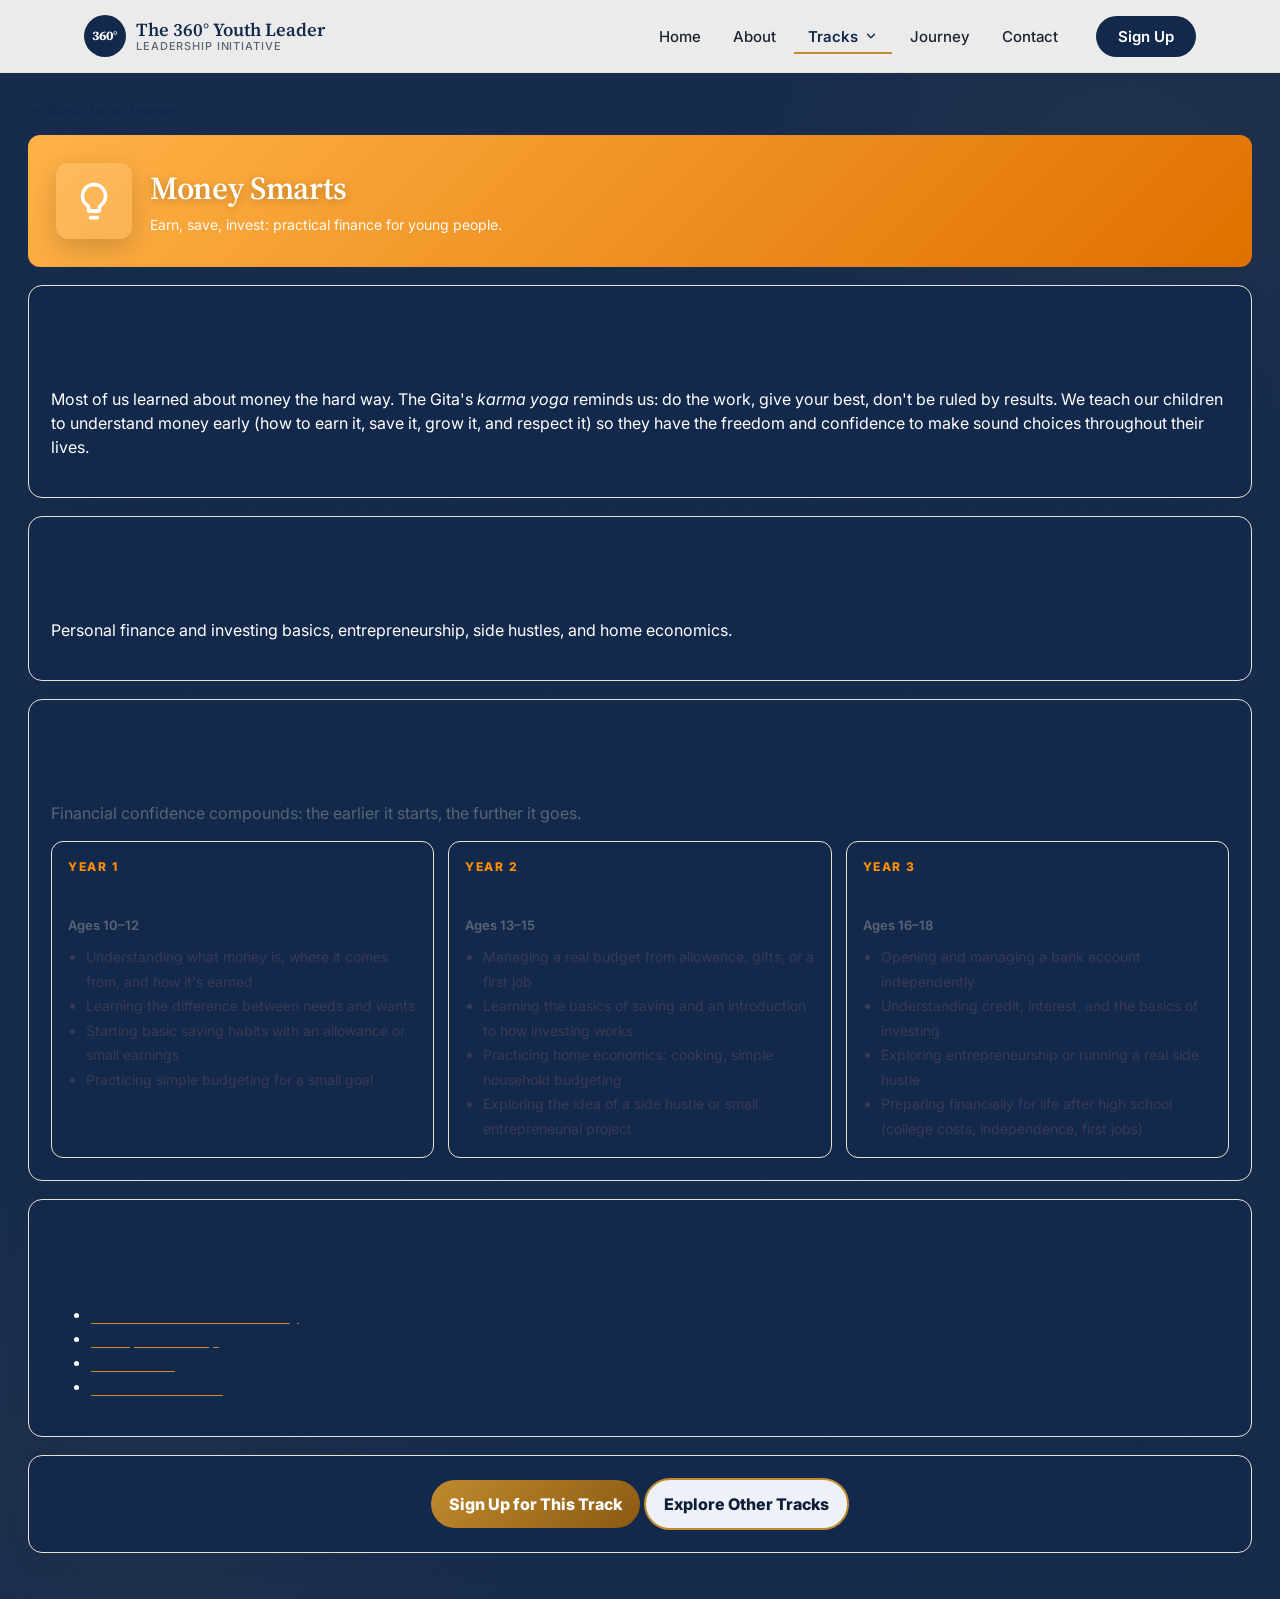
<file: money.html>
<!DOCTYPE html>
<html lang="en">
<head>
  <meta charset="utf-8">
  <meta name="viewport" content="width=device-width,initial-scale=1">
  <title>Money Smarts | The 360° Youth Leader</title>
  <link rel="stylesheet" href="styles.css">
  <style>
    body{padding:0 28px 28px}
    .site-header{margin:0 -28px 26px}
    .stage-num{font-size:12px;font-weight:800;letter-spacing:1.5px;text-transform:uppercase;color:#FF8F00;margin-bottom:4px}
    .stage-age{font-size:13px;color:var(--muted);margin-bottom:10px;font-weight:600}
    .stage-list{margin:0;padding-left:18px;color:#3a3a55;font-size:14px;line-height:1.75}
  </style>
</head>
<body>
<header class="site-header">
  <div class="site-header-inner">
    <a class="logo" href="index.html" aria-label="The 360° Youth Leader home">
      <span class="logo-mark" aria-hidden="true">360°</span>
      <span class="logo-text">The 360° Youth Leader<small>Leadership Initiative</small></span>
    </a>
    <button class="nav-toggle" aria-expanded="false" aria-controls="site-menu">Menu</button>
    <nav id="site-menu" class="nav-menu" aria-label="Main">
      <ul class="nav-list">
        <li><a href="index.html">Home</a></li>
        <li><a href="about.html">About</a></li>
        <li>
          <button class="dropdown-toggle" aria-expanded="false" aria-controls="tracks-menu">Tracks <svg viewBox="0 0 24 24" fill="none" stroke="currentColor" stroke-width="2.2" stroke-linecap="round" stroke-linejoin="round" aria-hidden="true"><path d="M6 9l6 6 6-6"/></svg></button>
          <ul id="tracks-menu" class="dropdown">
            <li><a href="lead.html"><strong>Leadership</strong><span>Decision-making, calm under pressure, leading self & others.</span></a></li>
            <li><a href="mind.html"><strong>Mastery of Mind, Body & Soul</strong><span>Stress management, meditation, steady judgment and resilience.</span></a></li>
            <li><a href="future.html"><strong>Future Pathways</strong><span>College/career planning, internships, scholarships and exploration.</span></a></li>
            <li><a href="voice.html"><strong>Voice, Brand & Influence</strong><span>Public speaking, storytelling, personal brand and persuasion.</span></a></li>
            <li><a href="money.html"><strong>Money Smarts</strong><span>Personal finance, earning, saving, investing and entrepreneurship.</span></a></li>
            <li><a href="community.html"><strong>Community & Character</strong><span>Service, civic sense, character formation and good company.</span></a></li>
            <li><a href="safety.html"><strong>Safety & Self Defense</strong><span>Self-defense, CPR/first-aid, and online safety awareness.</span></a></li>
            <li class="dropdown-all"><a href="index.html#tracks">See all seven tracks &rarr;</a></li>
          </ul>
        </li>
        <li><a href="journey.html">Journey</a></li>
        <li><a href="contact.html">Contact</a></li>
      </ul>
      <a class="nav-cta" href="signup.html">Sign Up</a>
    </nav>
  </div>
</header>

  <a href="index.html" class="back">← Back to all tracks</a>

  <div class="track-hero" style="background:linear-gradient(135deg,#FFB347,#E07000)">
    <div class="emoji"><svg viewBox="0 0 24 24" width="40" height="40" fill="none" stroke="#fff" stroke-width="2.2" stroke-linecap="round" stroke-linejoin="round"><path d="M9 18h6"/><path d="M10 22h4"/><path d="M12 2a7 7 0 0 0-4 12.7c.5.4.8 1 .8 1.6V18h6.4v-1.7c0-.6.3-1.2.8-1.6A7 7 0 0 0 12 2z"/></svg></div>
    <div class="text"><h1>Money Smarts</h1><div class="sub">Earn, save, invest: practical finance for young people.</div></div>
  </div>

  <div class="section">
    <h2>Why This Track Matters</h2>
    <p>Most of us learned about money the hard way. The Gita's <em>karma yoga</em> reminds us: do the work, give your best, don't be ruled by results. We teach our children to understand money early (how to earn it, save it, grow it, and respect it) so they have the freedom and confidence to make sound choices throughout their lives.</p>
  </div>

  <div class="section">
    <h2>What We Teach</h2>
    <p>Personal finance and investing basics, entrepreneurship, side hustles, and home economics.</p>
  </div>

  <div class="section">
    <h2>The Age-by-Age Progression</h2>
    <p class="muted">Financial confidence compounds: the earlier it starts, the further it goes.</p>
    <div class="card-list">
      <div class="card">
        <div class="stage-num">Year 1</div>
        <h3>Foundations</h3>
        <div class="stage-age">Ages 10–12</div>
        <ul class="stage-list">
          <li>Understanding what money is, where it comes from, and how it's earned</li>
          <li>Learning the difference between needs and wants</li>
          <li>Starting basic saving habits with an allowance or small earnings</li>
          <li>Practicing simple budgeting for a small goal</li>
        </ul>
      </div>
      <div class="card">
        <div class="stage-num">Year 2</div>
        <h3>Building</h3>
        <div class="stage-age">Ages 13–15</div>
        <ul class="stage-list">
          <li>Managing a real budget from allowance, gifts, or a first job</li>
          <li>Learning the basics of saving and an introduction to how investing works</li>
          <li>Practicing home economics: cooking, simple household budgeting</li>
          <li>Exploring the idea of a side hustle or small entrepreneurial project</li>
        </ul>
      </div>
      <div class="card">
        <div class="stage-num">Year 3</div>
        <h3>Mastery</h3>
        <div class="stage-age">Ages 16–18</div>
        <ul class="stage-list">
          <li>Opening and managing a bank account independently</li>
          <li>Understanding credit, interest, and the basics of investing</li>
          <li>Exploring entrepreneurship or running a real side hustle</li>
          <li>Preparing financially for life after high school (college costs, independence, first jobs)</li>
        </ul>
      </div>
    </div>
  </div>

  <div class="section">
    <h2>Topics in This Track</h2>
    <ul class="topic-list">
      <li><a href="class.html?track=money&amp;topic=personal-finance-investing">Personal Finance / Investing</a></li>
      <li><a href="class.html?track=money&amp;topic=entrepreneurship">Entrepreneurship</a></li>
      <li><a href="class.html?track=money&amp;topic=side-hustle">Side Hustle</a></li>
      <li><a href="class.html?track=money&amp;topic=home-economics">Home Economics</a></li>
    </ul>
  </div>

  <div class="section" style="text-align:center">
    <a class="btn" href="signup.html">Sign Up for This Track</a>
    <a class="btn secondary" href="index.html">Explore Other Tracks</a>
  </div>

<script src="nav.js"></script>
</body>
</html>
</file>
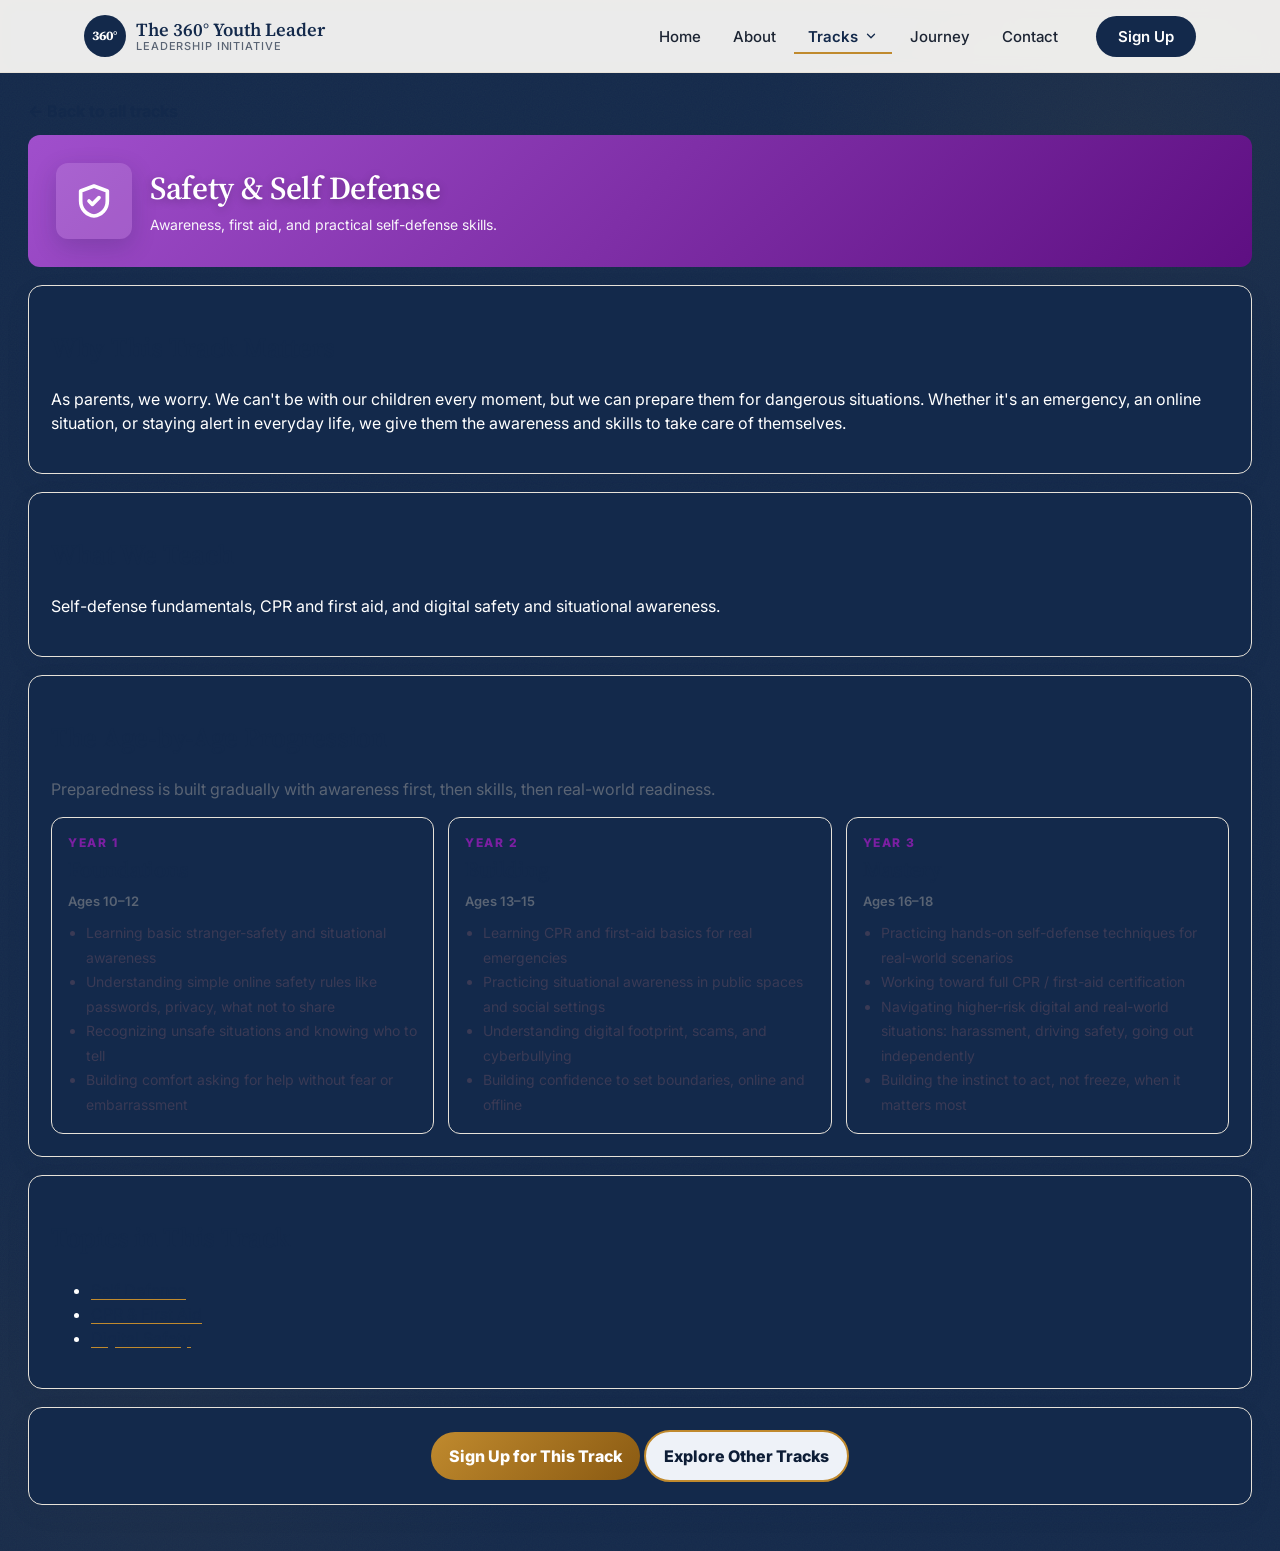
<file: safety.html>
<!DOCTYPE html>
<html lang="en">
<head>
  <meta charset="utf-8">
  <meta name="viewport" content="width=device-width,initial-scale=1">
  <title>Safety & Self Defense | The 360° Youth Leader</title>
  <link rel="stylesheet" href="styles.css">
  <style>
    body{padding:0 28px 28px}
    .site-header{margin:0 -28px 26px}
    .stage-num{font-size:12px;font-weight:800;letter-spacing:1.5px;text-transform:uppercase;color:#7B1FA2;margin-bottom:4px}
    .stage-age{font-size:13px;color:var(--muted);margin-bottom:10px;font-weight:600}
    .stage-list{margin:0;padding-left:18px;color:#3a3a55;font-size:14px;line-height:1.75}
  </style>
</head>
<body>
<header class="site-header">
  <div class="site-header-inner">
    <a class="logo" href="index.html" aria-label="The 360° Youth Leader home">
      <span class="logo-mark" aria-hidden="true">360°</span>
      <span class="logo-text">The 360° Youth Leader<small>Leadership Initiative</small></span>
    </a>
    <button class="nav-toggle" aria-expanded="false" aria-controls="site-menu">Menu</button>
    <nav id="site-menu" class="nav-menu" aria-label="Main">
      <ul class="nav-list">
        <li><a href="index.html">Home</a></li>
        <li><a href="about.html">About</a></li>
        <li>
          <button class="dropdown-toggle" aria-expanded="false" aria-controls="tracks-menu">Tracks <svg viewBox="0 0 24 24" fill="none" stroke="currentColor" stroke-width="2.2" stroke-linecap="round" stroke-linejoin="round" aria-hidden="true"><path d="M6 9l6 6 6-6"/></svg></button>
          <ul id="tracks-menu" class="dropdown">
            <li><a href="lead.html"><strong>Leadership</strong><span>Decision-making, calm under pressure, leading self & others.</span></a></li>
            <li><a href="mind.html"><strong>Mastery of Mind, Body & Soul</strong><span>Stress management, meditation, steady judgment and resilience.</span></a></li>
            <li><a href="future.html"><strong>Future Pathways</strong><span>College/career planning, internships, scholarships and exploration.</span></a></li>
            <li><a href="voice.html"><strong>Voice, Brand & Influence</strong><span>Public speaking, storytelling, personal brand and persuasion.</span></a></li>
            <li><a href="money.html"><strong>Money Smarts</strong><span>Personal finance, earning, saving, investing and entrepreneurship.</span></a></li>
            <li><a href="community.html"><strong>Community & Character</strong><span>Service, civic sense, character formation and good company.</span></a></li>
            <li><a href="safety.html"><strong>Safety & Self Defense</strong><span>Self-defense, CPR/first-aid, and online safety awareness.</span></a></li>
            <li class="dropdown-all"><a href="index.html#tracks">See all seven tracks &rarr;</a></li>
          </ul>
        </li>
        <li><a href="journey.html">Journey</a></li>
        <li><a href="contact.html">Contact</a></li>
      </ul>
      <a class="nav-cta" href="signup.html">Sign Up</a>
    </nav>
  </div>
</header>

  <a href="index.html" class="back">← Back to all tracks</a>

  <div class="track-hero" style="background:linear-gradient(135deg,#A04FCC,#5E0F82)">
    <div class="emoji"><svg viewBox="0 0 24 24" width="40" height="40" fill="none" stroke="#fff" stroke-width="2.2" stroke-linecap="round" stroke-linejoin="round"><path d="M12 3l8 3v6c0 5-3.5 8.5-8 9-4.5-.5-8-4-8-9V6l8-3z"/><path d="M9 12l2 2 4-4"/></svg></div>
    <div class="text"><h1>Safety & Self Defense</h1><div class="sub">Awareness, first aid, and practical self-defense skills.</div></div>
  </div>

  <div class="section">
    <h2>Why This Track Matters</h2>
    <p>As parents, we worry. We can't be with our children every moment, but we can prepare them for dangerous situations. Whether it's an emergency, an online situation, or staying alert in everyday life, we give them the awareness and skills to take care of themselves.</p>
  </div>

  <div class="section">
    <h2>What We Teach</h2>
    <p>Self-defense fundamentals, CPR and first aid, and digital safety and situational awareness.</p>
  </div>

  <div class="section">
    <h2>The Age-by-Age Progression</h2>
    <p class="muted">Preparedness is built gradually with awareness first, then skills, then real-world readiness.</p>
    <div class="card-list">
      <div class="card">
        <div class="stage-num">Year 1</div>
        <h3>Foundations</h3>
        <div class="stage-age">Ages 10–12</div>
        <ul class="stage-list">
          <li>Learning basic stranger-safety and situational awareness</li>
          <li>Understanding simple online safety rules like passwords, privacy, what not to share</li>
          <li>Recognizing unsafe situations and knowing who to tell</li>
          <li>Building comfort asking for help without fear or embarrassment</li>
        </ul>
      </div>
      <div class="card">
        <div class="stage-num">Year 2</div>
        <h3>Building</h3>
        <div class="stage-age">Ages 13–15</div>
        <ul class="stage-list">
          <li>Learning CPR and first-aid basics for real emergencies</li>
          <li>Practicing situational awareness in public spaces and social settings</li>
          <li>Understanding digital footprint, scams, and cyberbullying</li>
          <li>Building confidence to set boundaries, online and offline</li>
        </ul>
      </div>
      <div class="card">
        <div class="stage-num">Year 3</div>
        <h3>Mastery</h3>
        <div class="stage-age">Ages 16–18</div>
        <ul class="stage-list">
          <li>Practicing hands-on self-defense techniques for real-world scenarios</li>
          <li>Working toward full CPR / first-aid certification</li>
          <li>Navigating higher-risk digital and real-world situations: harassment, driving safety, going out independently</li>
          <li>Building the instinct to act, not freeze, when it matters most</li>
        </ul>
      </div>
    </div>
  </div>

  <div class="section">
    <h2>Topics in This Track</h2>
    <ul class="topic-list">
      <li><a href="class.html?track=safety&amp;topic=self-defense">Self Defense</a></li>
      <li><a href="class.html?track=safety&amp;topic=cpr-first-aid">CPR &amp; First Aid</a></li>
      <li><a href="class.html?track=safety&amp;topic=digital-safety">Digital Safety</a></li>
    </ul>
  </div>

  <div class="section" style="text-align:center">
    <a class="btn" href="signup.html">Sign Up for This Track</a>
    <a class="btn secondary" href="index.html">Explore Other Tracks</a>
  </div>

<script src="nav.js"></script>
</body>
</html>
</file>
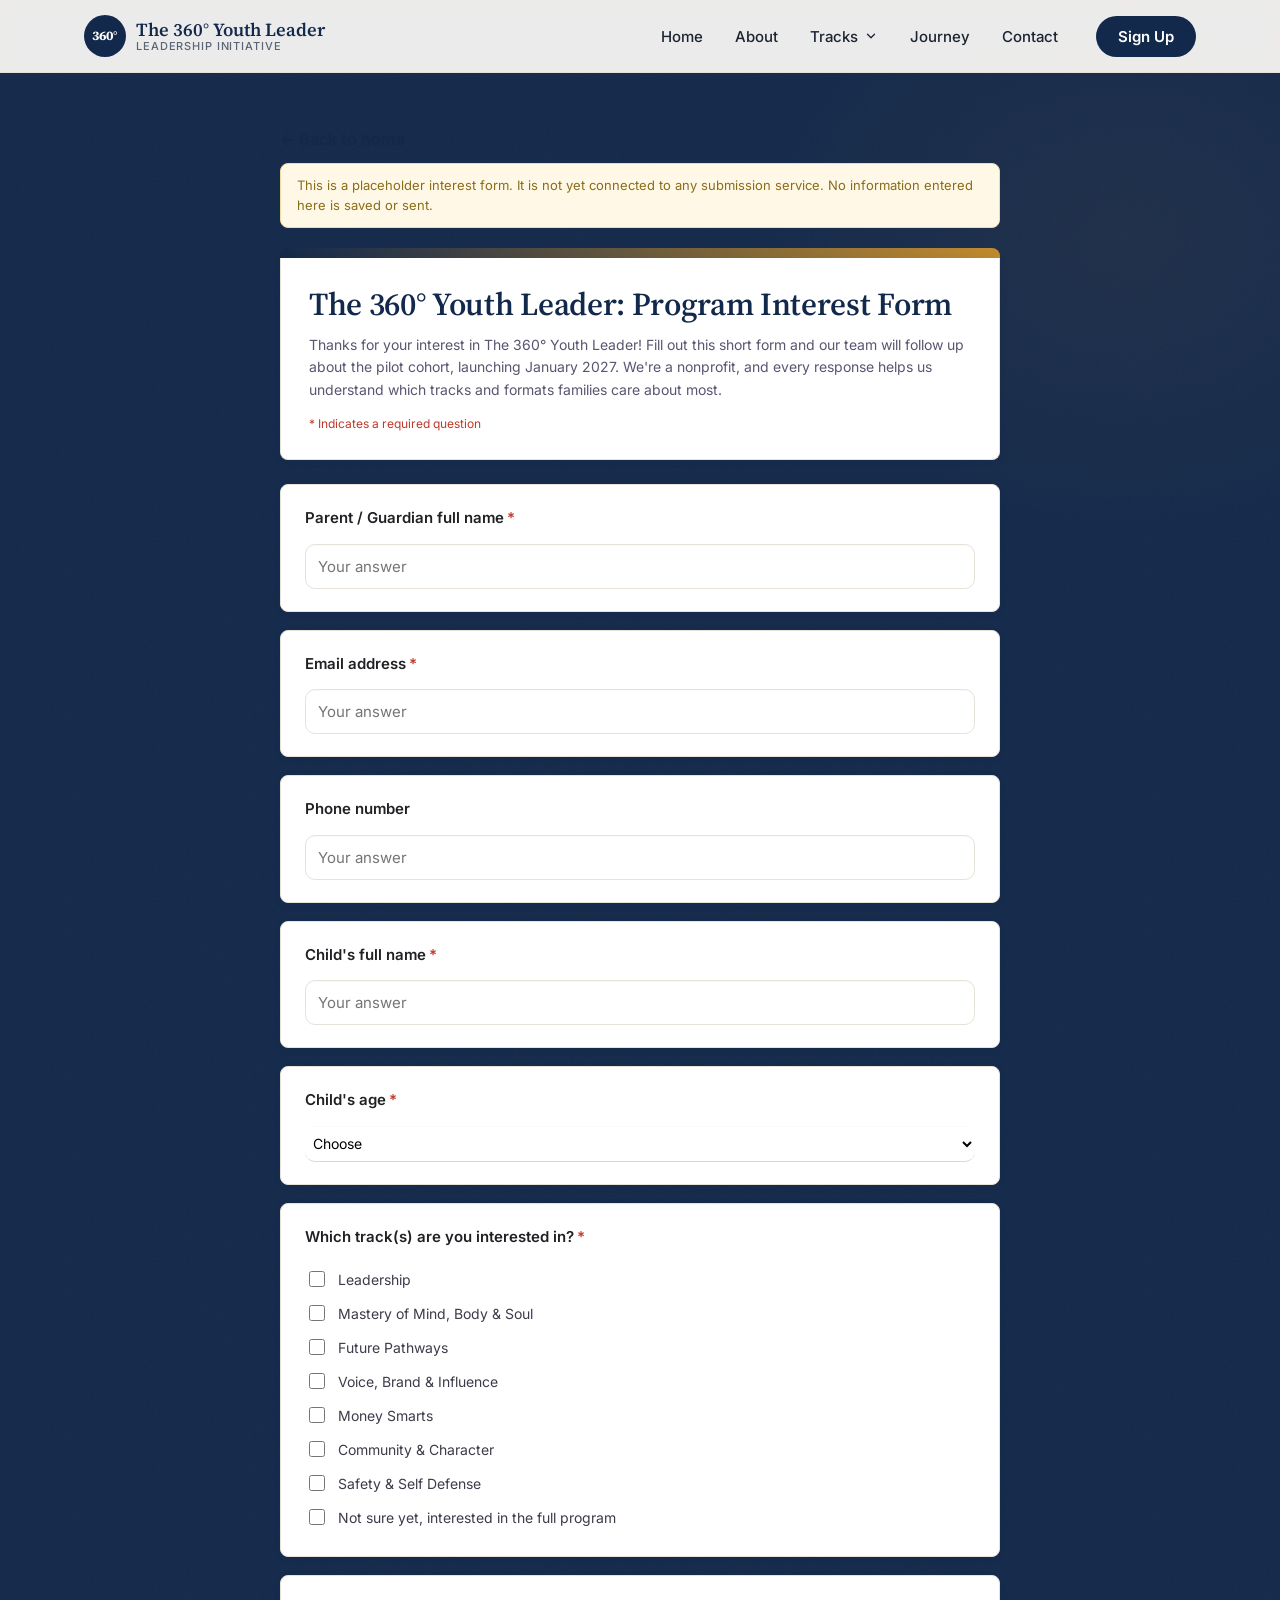
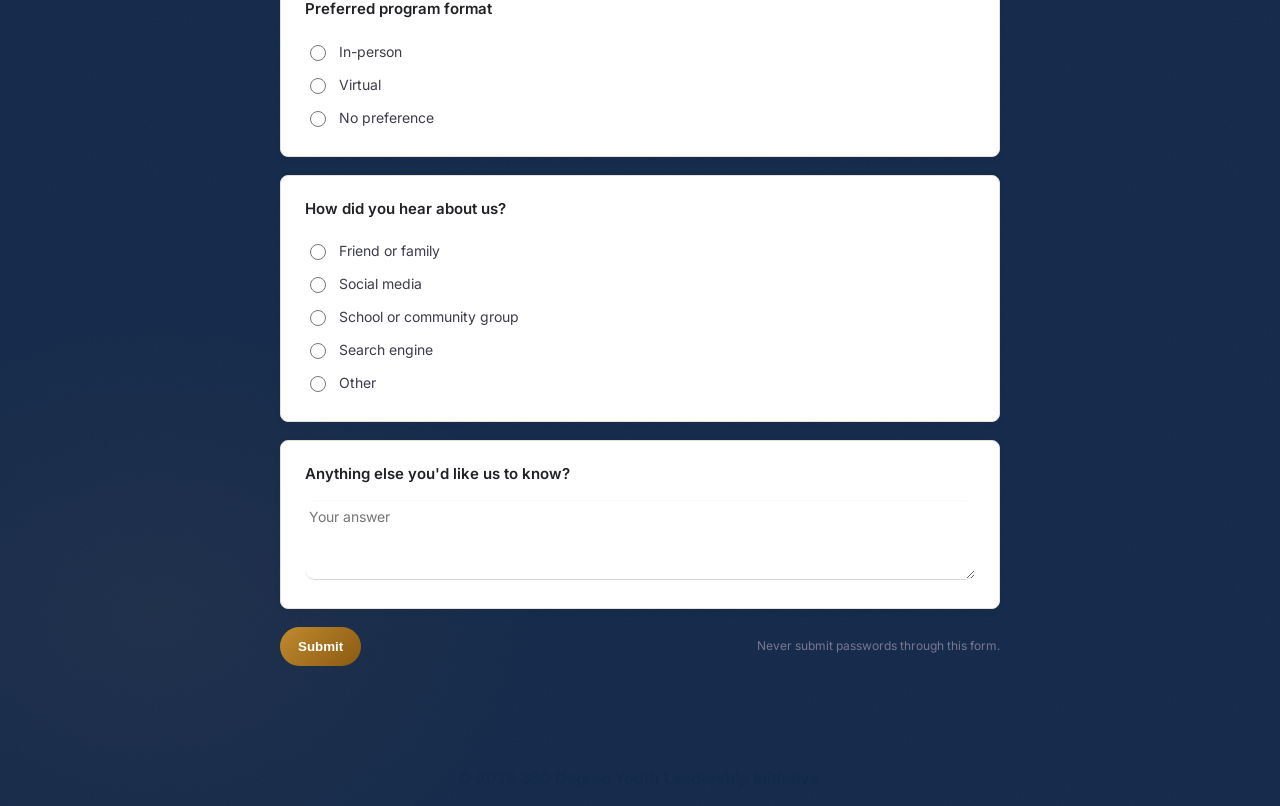
<file: signup.html>
<!DOCTYPE html>
<html lang="en">
<head>
  <meta charset="UTF-8" />
  <meta name="viewport" content="width=device-width, initial-scale=1.0" />
  <title>Sign Up | The 360° Youth Leader</title>
  <link rel="stylesheet" href="styles.css" />
  <style>
    .gform-wrap{max-width:760px;margin:0 auto;padding:28px 20px 60px;}
    .gform-topbar{height:10px;border-radius:8px 8px 0 0;background:linear-gradient(90deg,#13294b,#c08a2e);}
    .gform-header{background:#fff;border:1px solid #e7e2d9;border-top:none;border-radius:0 0 8px 8px;padding:26px 28px;margin-bottom:24px;box-shadow:0 2px 8px rgba(19,41,75,0.06);}
    .gform-header h1{margin:0 0 10px;font-size:32px;color:#13294b;}
    .gform-header p{margin:0;color:#5a5570;font-size:14px;line-height:1.6;}
    .gform-required-note{margin-top:14px;font-size:12px;color:#c0392b;}
    .gform-card{background:#fff;border:1px solid #e7e2d9;border-radius:8px;padding:22px 24px;margin-bottom:18px;box-shadow:0 2px 8px rgba(19,41,75,0.05);}
    .gform-q{font-size:15px;font-weight:600;color:#202124;margin-bottom:14px;}
    .gform-q .req{color:#c0392b;margin-left:3px;}
    .gform-input{width:100%;padding:8px 4px;border:none;border-bottom:1px solid #d8d3e8;font-size:14px;font-family:inherit;background:transparent;}
    .gform-input:focus{outline:none;border-bottom:2px solid #c08a2e;}
    .gform-option{display:flex;align-items:center;gap:10px;padding:6px 0;font-size:14px;color:#3c3c4a;}
    .gform-option input{width:16px;height:16px;accent-color:#c08a2e;}
    .gform-select{width:100%;padding:8px 4px;border:none;border-bottom:1px solid #d8d3e8;font-size:14px;background:transparent;font-family:inherit;}
    .gform-select:focus{outline:none;border-bottom:2px solid #c08a2e;}
    .gform-textarea{width:100%;min-height:80px;border:none;border-bottom:1px solid #d8d3e8;font-size:14px;font-family:inherit;background:transparent;resize:vertical;padding:8px 4px;}
    .gform-textarea:focus{outline:none;border-bottom:2px solid #c08a2e;}
    .gform-submit-row{display:flex;align-items:center;justify-content:space-between;margin-top:8px;}
    .gform-placeholder-note{background:#fff8e6;border:1px solid #f0dca0;color:#8a6d1a;border-radius:8px;padding:12px 16px;font-size:13px;margin-bottom:20px;}
  </style>
</head>
<body>
<header class="site-header">
  <div class="site-header-inner">
    <a class="logo" href="index.html" aria-label="The 360° Youth Leader home">
      <span class="logo-mark" aria-hidden="true">360°</span>
      <span class="logo-text">The 360° Youth Leader<small>Leadership Initiative</small></span>
    </a>
    <button class="nav-toggle" aria-expanded="false" aria-controls="site-menu">Menu</button>
    <nav id="site-menu" class="nav-menu" aria-label="Main">
      <ul class="nav-list">
        <li><a href="index.html">Home</a></li>
        <li><a href="about.html">About</a></li>
        <li>
          <button class="dropdown-toggle" aria-expanded="false" aria-controls="tracks-menu">Tracks <svg viewBox="0 0 24 24" fill="none" stroke="currentColor" stroke-width="2.2" stroke-linecap="round" stroke-linejoin="round" aria-hidden="true"><path d="M6 9l6 6 6-6"/></svg></button>
          <ul id="tracks-menu" class="dropdown">
            <li><a href="lead.html"><strong>Leadership</strong><span>Decision-making, calm under pressure, leading self & others.</span></a></li>
            <li><a href="mind.html"><strong>Mastery of Mind, Body & Soul</strong><span>Stress management, meditation, steady judgment and resilience.</span></a></li>
            <li><a href="future.html"><strong>Future Pathways</strong><span>College/career planning, internships, scholarships and exploration.</span></a></li>
            <li><a href="voice.html"><strong>Voice, Brand & Influence</strong><span>Public speaking, storytelling, personal brand and persuasion.</span></a></li>
            <li><a href="money.html"><strong>Money Smarts</strong><span>Personal finance, earning, saving, investing and entrepreneurship.</span></a></li>
            <li><a href="community.html"><strong>Community & Character</strong><span>Service, civic sense, character formation and good company.</span></a></li>
            <li><a href="safety.html"><strong>Safety & Self Defense</strong><span>Self-defense, CPR/first-aid, and online safety awareness.</span></a></li>
            <li class="dropdown-all"><a href="index.html#tracks">See all seven tracks &rarr;</a></li>
          </ul>
        </li>
        <li><a href="journey.html">Journey</a></li>
        <li><a href="contact.html">Contact</a></li>
      </ul>
      <a class="nav-cta" href="signup.html">Sign Up</a>
    </nav>
  </div>
</header>

  <div class="gform-wrap">
    <a class="back" href="index.html">← Back to home</a>

    <div class="gform-placeholder-note">
      This is a placeholder interest form. It is not yet connected to any submission service. No information entered here is saved or sent.
    </div>

    <div class="gform-topbar"></div>
    <div class="gform-header">
      <h1>The 360° Youth Leader: Program Interest Form</h1>
      <p>Thanks for your interest in The 360° Youth Leader! Fill out this short form and our team will follow up about the pilot cohort, launching January 2027. We're a nonprofit, and every response helps us understand which tracks and formats families care about most.</p>
      <div class="gform-required-note">* Indicates a required question</div>
    </div>

    <form onsubmit="event.preventDefault();document.getElementById('gformThanks').style.display='block';this.querySelector('.gform-submit-row').style.display='none';">

      <div class="gform-card">
        <div class="gform-q">Parent / Guardian full name<span class="req">*</span></div>
        <input class="gform-input" type="text" required placeholder="Your answer">
      </div>

      <div class="gform-card">
        <div class="gform-q">Email address<span class="req">*</span></div>
        <input class="gform-input" type="email" required placeholder="Your answer">
      </div>

      <div class="gform-card">
        <div class="gform-q">Phone number</div>
        <input class="gform-input" type="text" placeholder="Your answer">
      </div>

      <div class="gform-card">
        <div class="gform-q">Child's full name<span class="req">*</span></div>
        <input class="gform-input" type="text" required placeholder="Your answer">
      </div>

      <div class="gform-card">
        <div class="gform-q">Child's age<span class="req">*</span></div>
        <select class="gform-select" required>
          <option value="">Choose</option>
          <option>10</option><option>11</option><option>12</option><option>13</option>
          <option>14</option><option>15</option><option>16</option><option>17</option><option>18</option>
        </select>
      </div>

      <div class="gform-card">
        <div class="gform-q">Which track(s) are you interested in?<span class="req">*</span></div>
        <label class="gform-option"><input type="checkbox"> Leadership</label>
        <label class="gform-option"><input type="checkbox"> Mastery of Mind, Body & Soul</label>
        <label class="gform-option"><input type="checkbox"> Future Pathways</label>
        <label class="gform-option"><input type="checkbox"> Voice, Brand & Influence</label>
        <label class="gform-option"><input type="checkbox"> Money Smarts</label>
        <label class="gform-option"><input type="checkbox"> Community & Character</label>
        <label class="gform-option"><input type="checkbox"> Safety & Self Defense</label>
        <label class="gform-option"><input type="checkbox"> Not sure yet, interested in the full program</label>
      </div>

      <div class="gform-card">
        <div class="gform-q">Preferred program format</div>
        <label class="gform-option"><input type="radio" name="format"> In-person</label>
        <label class="gform-option"><input type="radio" name="format"> Virtual</label>
        <label class="gform-option"><input type="radio" name="format"> No preference</label>
      </div>

      <div class="gform-card">
        <div class="gform-q">How did you hear about us?</div>
        <label class="gform-option"><input type="radio" name="heard"> Friend or family</label>
        <label class="gform-option"><input type="radio" name="heard"> Social media</label>
        <label class="gform-option"><input type="radio" name="heard"> School or community group</label>
        <label class="gform-option"><input type="radio" name="heard"> Search engine</label>
        <label class="gform-option"><input type="radio" name="heard"> Other</label>
      </div>

      <div class="gform-card">
        <div class="gform-q">Anything else you'd like us to know?</div>
        <textarea class="gform-textarea" placeholder="Your answer"></textarea>
      </div>

      <div class="gform-submit-row">
        <button class="btn" type="submit">Submit</button>
        <span style="font-size:12px;color:#7a7690;">Never submit passwords through this form.</span>
      </div>

      <div id="gformThanks" style="display:none;margin-top:16px;padding:18px;background:#eefaf0;border:1px solid #b9e6c4;border-radius:8px;color:#1c6b32;font-size:14px;">
        Thanks: this is a placeholder confirmation. A real submission handler isn't connected yet.
      </div>
    </form>
  </div>

  <footer>
    <p>© 2026 <strong>360 Degree Youth Leadership Initiative</strong>.</p>
  </footer>
<script src="nav.js"></script>
</body>
</html>
</file>
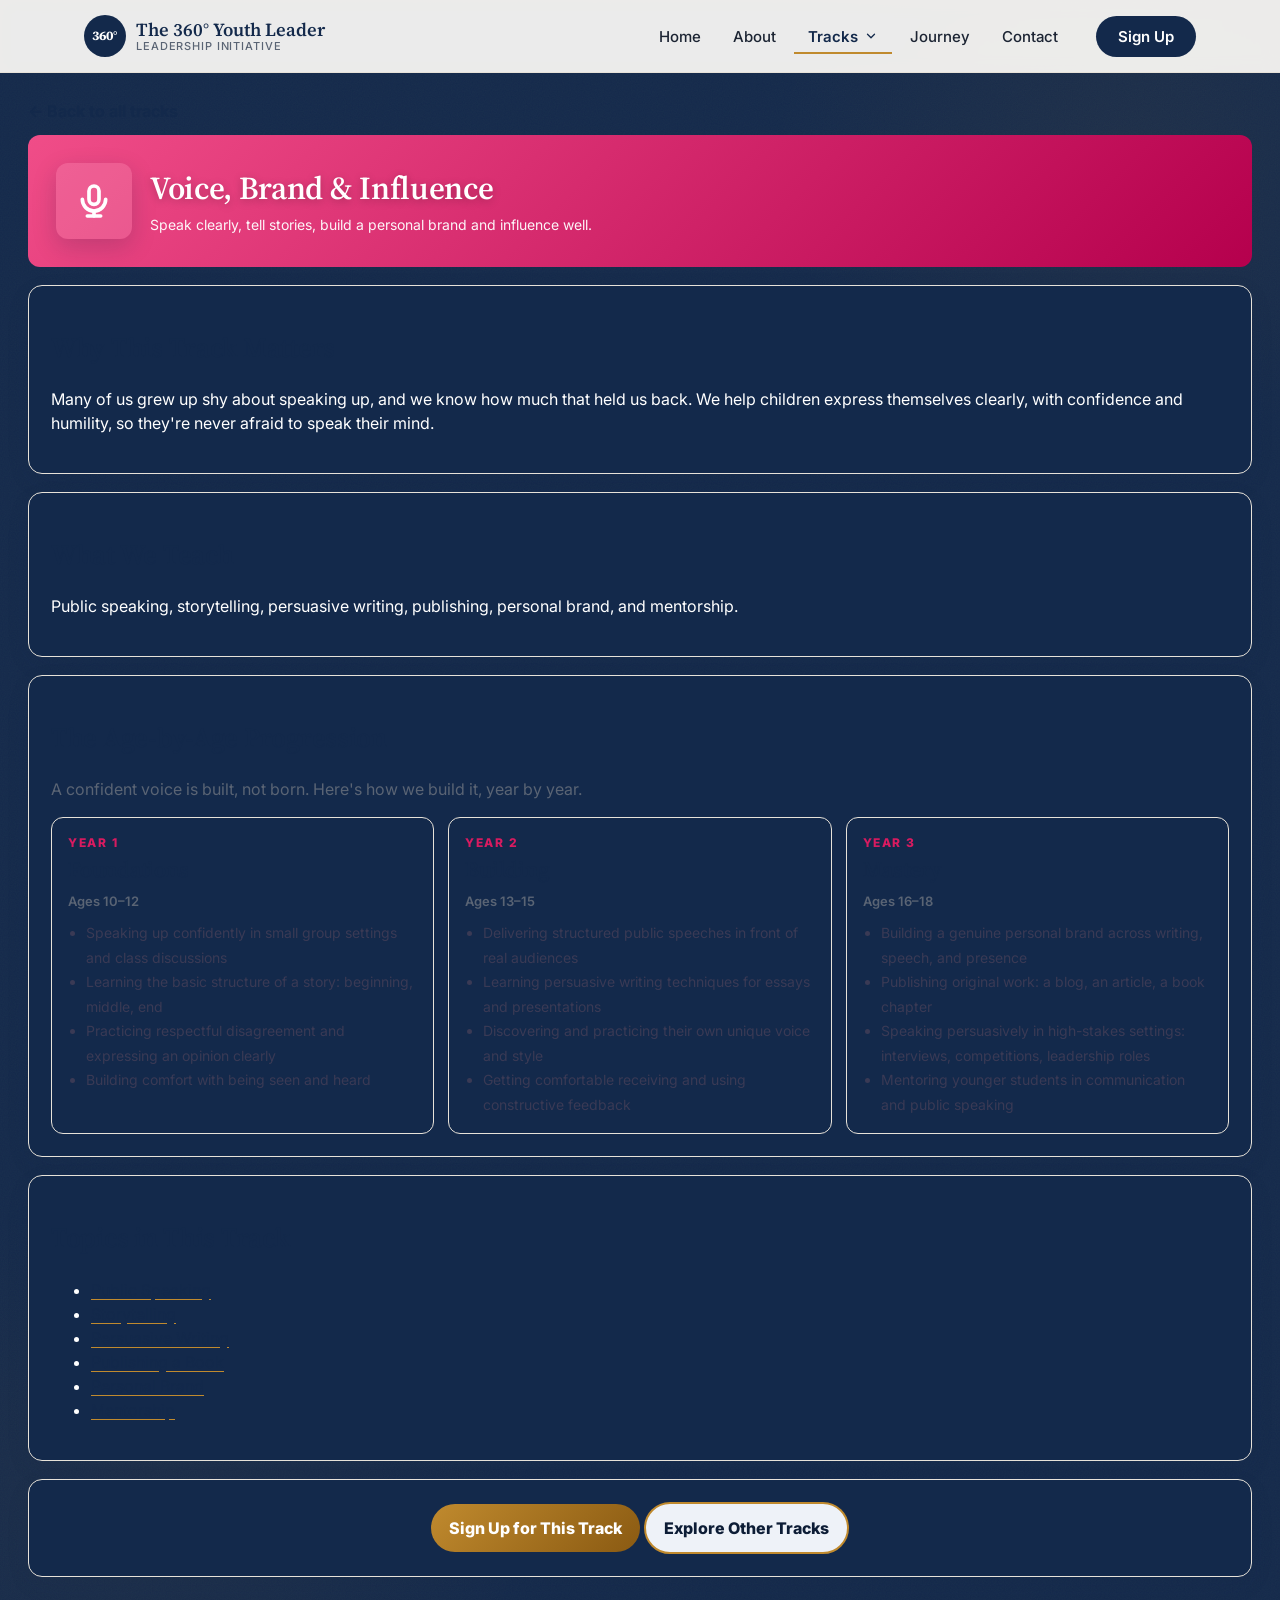
<file: voice.html>
<!DOCTYPE html>
<html lang="en">
<head>
  <meta charset="utf-8">
  <meta name="viewport" content="width=device-width,initial-scale=1">
  <title>Voice, Brand & Influence | The 360° Youth Leader</title>
  <link rel="stylesheet" href="styles.css">
  <style>
    body{padding:0 28px 28px}
    .site-header{margin:0 -28px 26px}
    .stage-num{font-size:12px;font-weight:800;letter-spacing:1.5px;text-transform:uppercase;color:#D81B60;margin-bottom:4px}
    .stage-age{font-size:13px;color:var(--muted);margin-bottom:10px;font-weight:600}
    .stage-list{margin:0;padding-left:18px;color:#3a3a55;font-size:14px;line-height:1.75}
  </style>
</head>
<body>
<header class="site-header">
  <div class="site-header-inner">
    <a class="logo" href="index.html" aria-label="The 360° Youth Leader home">
      <span class="logo-mark" aria-hidden="true">360°</span>
      <span class="logo-text">The 360° Youth Leader<small>Leadership Initiative</small></span>
    </a>
    <button class="nav-toggle" aria-expanded="false" aria-controls="site-menu">Menu</button>
    <nav id="site-menu" class="nav-menu" aria-label="Main">
      <ul class="nav-list">
        <li><a href="index.html">Home</a></li>
        <li><a href="about.html">About</a></li>
        <li>
          <button class="dropdown-toggle" aria-expanded="false" aria-controls="tracks-menu">Tracks <svg viewBox="0 0 24 24" fill="none" stroke="currentColor" stroke-width="2.2" stroke-linecap="round" stroke-linejoin="round" aria-hidden="true"><path d="M6 9l6 6 6-6"/></svg></button>
          <ul id="tracks-menu" class="dropdown">
            <li><a href="lead.html"><strong>Leadership</strong><span>Decision-making, calm under pressure, leading self & others.</span></a></li>
            <li><a href="mind.html"><strong>Mastery of Mind, Body & Soul</strong><span>Stress management, meditation, steady judgment and resilience.</span></a></li>
            <li><a href="future.html"><strong>Future Pathways</strong><span>College/career planning, internships, scholarships and exploration.</span></a></li>
            <li><a href="voice.html"><strong>Voice, Brand & Influence</strong><span>Public speaking, storytelling, personal brand and persuasion.</span></a></li>
            <li><a href="money.html"><strong>Money Smarts</strong><span>Personal finance, earning, saving, investing and entrepreneurship.</span></a></li>
            <li><a href="community.html"><strong>Community & Character</strong><span>Service, civic sense, character formation and good company.</span></a></li>
            <li><a href="safety.html"><strong>Safety & Self Defense</strong><span>Self-defense, CPR/first-aid, and online safety awareness.</span></a></li>
            <li class="dropdown-all"><a href="index.html#tracks">See all seven tracks &rarr;</a></li>
          </ul>
        </li>
        <li><a href="journey.html">Journey</a></li>
        <li><a href="contact.html">Contact</a></li>
      </ul>
      <a class="nav-cta" href="signup.html">Sign Up</a>
    </nav>
  </div>
</header>

  <a href="index.html" class="back">← Back to all tracks</a>

  <div class="track-hero" style="background:linear-gradient(135deg,#F04D88,#B5004D)">
    <div class="emoji"><svg viewBox="0 0 24 24" width="40" height="40" fill="none" stroke="#fff" stroke-width="2.2" stroke-linecap="round" stroke-linejoin="round"><rect x="9" y="3" width="6" height="11" rx="3"/><path d="M5 11a7 7 0 0 0 14 0"/><path d="M12 18v3"/><path d="M8 21h8"/></svg></div>
    <div class="text"><h1>Voice, Brand & Influence</h1><div class="sub">Speak clearly, tell stories, build a personal brand and influence well.</div></div>
  </div>

  <div class="section">
    <h2>Why This Track Matters</h2>
    <p>Many of us grew up shy about speaking up, and we know how much that held us back. We help children express themselves clearly, with confidence and humility, so they're never afraid to speak their mind.</p>
  </div>

  <div class="section">
    <h2>What We Teach</h2>
    <p>Public speaking, storytelling, persuasive writing, publishing, personal brand, and mentorship.</p>
  </div>

  <div class="section">
    <h2>The Age-by-Age Progression</h2>
    <p class="muted">A confident voice is built, not born. Here's how we build it, year by year.</p>
    <div class="card-list">
      <div class="card">
        <div class="stage-num">Year 1</div>
        <h3>Foundations</h3>
        <div class="stage-age">Ages 10–12</div>
        <ul class="stage-list">
          <li>Speaking up confidently in small group settings and class discussions</li>
          <li>Learning the basic structure of a story: beginning, middle, end</li>
          <li>Practicing respectful disagreement and expressing an opinion clearly</li>
          <li>Building comfort with being seen and heard</li>
        </ul>
      </div>
      <div class="card">
        <div class="stage-num">Year 2</div>
        <h3>Building</h3>
        <div class="stage-age">Ages 13–15</div>
        <ul class="stage-list">
          <li>Delivering structured public speeches in front of real audiences</li>
          <li>Learning persuasive writing techniques for essays and presentations</li>
          <li>Discovering and practicing their own unique voice and style</li>
          <li>Getting comfortable receiving and using constructive feedback</li>
        </ul>
      </div>
      <div class="card">
        <div class="stage-num">Year 3</div>
        <h3>Mastery</h3>
        <div class="stage-age">Ages 16–18</div>
        <ul class="stage-list">
          <li>Building a genuine personal brand across writing, speech, and presence</li>
          <li>Publishing original work: a blog, an article, a book chapter</li>
          <li>Speaking persuasively in high-stakes settings: interviews, competitions, leadership roles</li>
          <li>Mentoring younger students in communication and public speaking</li>
        </ul>
      </div>
    </div>
  </div>

  <div class="section">
    <h2>Topics in This Track</h2>
    <ul class="topic-list">
      <li><a href="class.html?track=voice&amp;topic=public-speaking">Public Speaking</a></li>
      <li><a href="class.html?track=voice&amp;topic=storytelling">Storytelling</a></li>
      <li><a href="class.html?track=voice&amp;topic=persuasive-writing">Persuasive Writing</a></li>
      <li><a href="class.html?track=voice&amp;topic=publishing-a-book">Publishing a Book</a></li>
      <li><a href="class.html?track=voice&amp;topic=personal-brand">Personal Brand</a></li>
      <li><a href="class.html?track=voice&amp;topic=mentorship">Mentorship</a></li>
    </ul>
  </div>

  <div class="section" style="text-align:center">
    <a class="btn" href="signup.html">Sign Up for This Track</a>
    <a class="btn secondary" href="index.html">Explore Other Tracks</a>
  </div>

<script src="nav.js"></script>
</body>
</html>
</file>
<file: styles.css>
@import url('https://fonts.googleapis.com/css2?family=Inter:wght@400;500;600;700&family=Source+Serif+4:opsz,wght@8..60,500;8..60,600;8..60,700&display=swap');

:root {
  --bg: #13294b;
  --muted: #5a6474;
  --brand: #13294b;
  --accent1: #c08a2e;
  --accent2: #8a5a12;
  --brand-2: #0d1d36;
  --soft: #eef2f8;
  --line: #e7e2d9;
  --white: #ffffff;
  --heading-font: 'Source Serif 4', Georgia, 'Times New Roman', serif;
}

* {
  box-sizing: border-box;
}

html {
  scroll-behavior: smooth;
}

body {
  margin: 0;
  font-family: 'Inter', -apple-system, 'Segoe UI', Roboto, sans-serif;
  background-color: var(--bg);
  background-image:
    radial-gradient(ellipse 700px 500px at 12% 15%, rgba(19, 41, 75, 0.06), transparent 60%),
    radial-gradient(ellipse 600px 480px at 88% 10%, rgba(192, 138, 46, 0.06), transparent 60%),
    radial-gradient(ellipse 750px 550px at 80% 90%, rgba(19, 41, 75, 0.05), transparent 60%),
    radial-gradient(ellipse 650px 500px at 12% 92%, rgba(192, 138, 46, 0.05), transparent 60%),
    radial-gradient(ellipse 100% 90% at 50% 50%, transparent 55%, rgba(19, 41, 75, 0.04) 100%),
    url("data:image/svg+xml,%3Csvg xmlns='http://www.w3.org/2000/svg' width='180' height='180'%3E%3Cfilter id='n'%3E%3CfeTurbulence type='fractalNoise' baseFrequency='0.85' numOctaves='2' stitchTiles='stitch'/%3E%3CfeColorMatrix type='matrix' values='0 0 0 0 0.45  0 0 0 0 0.36  0 0 0 0 0.24  0 0 0 0.05 0'/%3E%3C/filter%3E%3Crect width='100%25' height='100%25' filter='url(%23n)'/%3E%3C/svg%3E");
  background-repeat: no-repeat, no-repeat, no-repeat, no-repeat, no-repeat, repeat;
  color: #1c2433;
  line-height: 1.5;
  -webkit-font-smoothing: antialiased;
}

h1,
h2,
h3,
.brand,
.hero h1,
.track-hero h1,
.card h3 {
  font-family: var(--heading-font);
  font-weight: 600;
  letter-spacing: -0.01em;
  color: var(--brand);
  line-height: 1.25;
}

h1 {
  font-size: 2.1em;
}

h2 {
  font-size: 1.7em;
}

h3 {
  font-size: 1.4em;
}

a {
  color: inherit;
}

img {
  max-width: 100%;
  display: block;
}

.topnav {
  max-width: 1180px;
  margin: 0 auto 26px;
  padding: 12px 20px;
  display: flex;
  align-items: center;
  justify-content: space-between;
  gap: 12px;
  flex-wrap: wrap;
}

.brand {
  font-size: 26px;
  letter-spacing: 0.3px;
  color: var(--brand);
}

.nav-links {
  display: flex;
  gap: 10px;
  flex-wrap: wrap;
}

.nav-link {
  padding: 8px 12px;
  border-radius: 10px;
  text-decoration: none;
  color: var(--brand);
  font-weight: 700;
  background: transparent;
  border: 2px solid transparent;
}

.nav-link:hover {
  background: var(--soft);
  border-color: var(--line);
}

.hero {
  max-width: 1180px;
  margin: 20px auto 26px;
  padding: 38px;
  border-radius: 16px;
  background: linear-gradient(135deg, var(--accent1), var(--accent2));
  color: #fff;
  text-align: left;
  box-shadow: 0 18px 48px rgba(19, 41, 75, 0.18);
}

.hero h1 {
  font-size: 46px;
  margin: 0 0 10px;
  line-height: 1.15;
  color: #fff;
  text-shadow: 0 2px 10px rgba(0, 0, 0, 0.25);
}

.hero .sub {
  font-size: 15px;
  color: rgba(255, 255, 255, 0.92);
  max-width: 860px;
}

.container {
  max-width: 980px;
  margin: 28px auto;
  padding: 0 20px;
}

.section {
  background: var(--bg);
  color: #ffffff;
  border-radius: 14px;
  padding: 22px;
  border: 1px solid var(--line);
  box-shadow: 0 8px 28px rgba(19, 41, 75, 0.05);
  margin-bottom: 18px;
}

.back {
  display: inline-block;
  margin-bottom: 12px;
  color: var(--brand);
  font-weight: 700;
  text-decoration: none;
}

.muted {
  color: var(--muted);
}

.topic-list a { color: var(--brand); text-decoration-color: var(--accent1); text-underline-offset: 3px; }
.topic-list a:hover,.topic-list a:focus-visible { color: var(--accent2); }

.card-list {
  display: grid;
  grid-template-columns: repeat(auto-fit, minmax(min(260px, 100%), 1fr));
  gap: 14px;
}

.card {
  background: var(--bg);
  color: #fff;
  padding: 16px;
  border-radius: 12px;
  border: 1px solid var(--line);
}

.card h3 {
  margin: 0 0 8px;
  font-size: 22px;
}

.btn {
  display: inline-block;
  padding: 12px 18px;
  border-radius: 28px;
  background: linear-gradient(135deg, var(--accent1), var(--accent2));
  color: #fff;
  font-weight: 800;
  text-decoration: none;
  border: none;
  cursor: pointer;
}

.btn.secondary {
  background: var(--soft);
  color: var(--brand-2);
  border: 2px solid var(--accent1);
  box-shadow: none;
}

footer {
  max-width: 1180px;
  margin: 40px auto 0;
  text-align: center;
  color: rgba(19, 41, 75, 0.72);
}

.track-hero {
  padding: 28px;
  border-radius: 12px;
  color: #fff;
  margin-bottom: 18px;
  display: flex;
  align-items: center;
  gap: 18px;
  background: linear-gradient(135deg, var(--brand), var(--brand-2));
}

.track-hero .emoji {
  width: 76px;
  height: 76px;
  border-radius: 12px;
  display: flex;
  align-items: center;
  justify-content: center;
  font-size: 38px;
  background: rgba(255, 255, 255, 0.12);
  box-shadow: 0 8px 24px rgba(13, 29, 54, 0.18);
  flex-shrink: 0;
}

.track-hero .text {
  display: flex;
  flex-direction: column;
}

.track-hero h1 {
  margin: 0;
  font-size: 32px;
  color: #fff;
  text-shadow: 0 2px 8px rgba(0, 0, 0, 0.25);
}

.track-hero .sub {
  opacity: 0.95;
  font-size: 14px;
  margin-top: 6px;
}

.form-section {
  max-width: 720px;
  margin: 0 auto;
}

.form-grid {
  display: grid;
  grid-template-columns: 1fr 1fr;
  gap: 12px;
}

.form-grid .full {
  grid-column: 1 / -1;
}

input[type="text"],
input[type="email"],
select,
textarea {
  width: 100%;
  padding: 12px;
  border-radius: 10px;
  border: 1px solid var(--line);
  background: #fff;
  box-shadow: inset 0 1px 0 rgba(16, 12, 40, 0.02);
  transition: box-shadow .15s, border-color .15s;
  font-size: 15px;
}

input:focus,
textarea:focus,
select:focus {
  outline: none;
  border-color: var(--accent1);
  box-shadow: 0 10px 30px rgba(192, 138, 46, 0.12);
}

.form-note {
  font-size: 13px;
  color: var(--muted);
  margin-top: 8px;
}

.form-actions {
  display: flex;
  gap: 12px;
  align-items: center;
  flex-wrap: wrap;
  margin-top: 14px;
}

.signup-form {
  max-width: 720px;
  margin: 0 auto;
}

.signup-form fieldset {
  border: none;
  background: #fff;
  border-radius: 12px;
  padding: 18px;
  box-shadow: 0 8px 24px rgba(16, 12, 40, 0.04);
  margin-bottom: 16px;
}

.signup-form legend {
  font-weight: 800;
  font-size: 15px;
  color: var(--brand);
  margin-bottom: 8px;
}

.form-row {
  display: block;
  margin-bottom: 12px;
}

.form-row label {
  display: block;
  font-weight: 700;
  color: var(--brand);
  margin-bottom: 6px;
}

.form-row .hint {
  font-size: 13px;
  color: var(--muted);
  margin-top: 6px;
}

textarea {
  min-height: 120px;
}

@media (max-width:720px) {
  .hero h1 {
    font-size: 26px;
  }

  .container {
    padding: 0 12px;
  }

  .form-grid {
    grid-template-columns: 1fr;
  }

  .topnav {
    padding: 10px;
  }

  .track-hero {
    flex-direction: column;
    align-items: flex-start;
  }

  .signup-form {
    padding: 0 12px;
  }

  .form-actions {
    flex-direction: column;
    align-items: stretch;
  }

  .form-actions .btn {
    width: 100%;
  }
}

/* Site header (shared across every page) */
.site-header {
  position: sticky;
  top: 0;
  z-index: 50;
  background: rgba(250, 248, 244, 0.94);
  -webkit-backdrop-filter: saturate(160%) blur(8px);
  backdrop-filter: saturate(160%) blur(8px);
  border-bottom: 1px solid var(--line);
  margin-bottom: 26px;
}

.site-header-inner {
  position: relative;
  max-width: 1160px;
  margin: 0 auto;
  padding: 0 24px;
  display: flex;
  align-items: center;
  justify-content: space-between;
  gap: 16px;
  min-height: 72px;
}

.logo {
  display: flex;
  align-items: center;
  gap: 10px;
  text-decoration: none;
  color: var(--brand);
}

.logo-mark {
  display: inline-flex;
  align-items: center;
  justify-content: center;
  width: 42px;
  height: 42px;
  border-radius: 50%;
  background: var(--brand);
  color: #fff;
  font-family: var(--heading-font);
  font-weight: 700;
  font-size: 13px;
}

.logo-text {
  font-family: var(--heading-font);
  font-weight: 600;
  font-size: 1.15rem;
  line-height: 1.1;
}

.logo-text small {
  display: block;
  font-family: 'Inter', sans-serif;
  font-size: 11px;
  font-weight: 500;
  letter-spacing: 0.08em;
  text-transform: uppercase;
  color: var(--muted);
}

.nav-menu {
  display: flex;
  align-items: center;
  gap: 24px;
}

.nav-list {
  display: flex;
  align-items: center;
  gap: 4px;
  list-style: none;
  margin: 0;
  padding: 0;
}

.nav-list>li {
  position: relative;
}

.nav-list>li>a,
.dropdown-toggle {
  display: inline-flex;
  align-items: center;
  gap: 6px;
  padding: 10px 14px;
  border-radius: 8px;
  font: 500 15px/1 'Inter', sans-serif;
  color: #1c2433;
  text-decoration: none;
  background: none;
  border: 0;
  cursor: pointer;
}

.nav-list>li>a:hover,
.dropdown-toggle:hover {
  background: var(--soft);
  color: var(--brand);
}

.nav-list a[aria-current="page"],
.dropdown-toggle.is-current {
  color: var(--brand);
  font-weight: 600;
  box-shadow: inset 0 -2px 0 var(--accent1);
  border-radius: 0;
}

.dropdown-toggle svg {
  width: 14px;
  height: 14px;
  transition: transform .2s;
}

.dropdown-toggle[aria-expanded="true"] svg {
  transform: rotate(180deg);
}

.dropdown {
  position: absolute;
  top: calc(100% + 8px);
  left: 50%;
  transform: translateX(-50%);
  width: 460px;
  padding: 12px;
  background: #fff;
  border: 1px solid var(--line);
  border-radius: 18px;
  box-shadow: 0 18px 48px rgba(19, 41, 75, 0.14);
  list-style: none;
  margin: 0;
  display: none;
  grid-template-columns: 1fr 1fr;
  gap: 2px;
}

.dropdown.open {
  display: grid;
}

.dropdown a {
  display: block;
  padding: 10px 12px;
  border-radius: 10px;
  text-decoration: none;
  color: #1c2433;
}

.dropdown a:hover,
.dropdown a:focus-visible {
  background: var(--soft);
}

.dropdown a[aria-current="page"] {
  background: var(--soft);
}

.dropdown a strong {
  display: block;
  font-weight: 600;
  font-size: 14.5px;
  color: var(--brand);
}

.dropdown a span {
  display: block;
  font-size: 12.5px;
  color: var(--muted);
  line-height: 1.4;
  margin-top: 2px;
}

.dropdown .dropdown-all {
  grid-column: 1 / -1;
  border-top: 1px solid var(--line);
  margin-top: 6px;
  padding-top: 8px;
}

.dropdown .dropdown-all a {
  color: var(--accent2);
  font-weight: 600;
  font-size: 14px;
}

.site-header .nav-cta {
  display: inline-flex;
  align-items: center;
  justify-content: center;
  padding: 13px 22px;
  border-radius: 999px;
  background: var(--brand);
  color: #fff;
  font: 600 15px/1 'Inter', sans-serif;
  text-decoration: none;
  border: 0;
}

.site-header .nav-cta:hover {
  background: var(--brand-2);
}

.nav-toggle {
  display: none;
  background: none;
  border: 1px solid var(--line);
  border-radius: 8px;
  padding: 8px 12px;
  font: 500 14px 'Inter', sans-serif;
  color: var(--brand);
  cursor: pointer;
}

@media (max-width:960px) {
  .nav-toggle {
    display: inline-flex;
  }

  .nav-menu {
    display: none;
    position: absolute;
    left: 0;
    right: 0;
    top: 100%;
    flex-direction: column;
    align-items: stretch;
    gap: 12px;
    background: var(--bg);
    border-bottom: 1px solid var(--line);
    padding: 16px 24px 24px;
    max-height: calc(100vh - 72px);
    overflow-y: auto;
  }

  .nav-menu.open {
    display: flex;
  }

  .nav-list {
    flex-direction: column;
    align-items: stretch;
  }

  .nav-list>li>a,
  .dropdown-toggle {
    width: 100%;
    justify-content: space-between;
    padding: 14px 8px;
  }

  .nav-list a[aria-current="page"],
  .dropdown-toggle.is-current {
    box-shadow: inset 3px 0 0 var(--accent1);
    padding-left: 14px;
  }

  .dropdown {
    position: static;
    transform: none;
    width: 100%;
    box-shadow: none;
    grid-template-columns: 1fr;
    margin-top: 4px;
  }
}

@media (max-width:640px) {
  .logo-text small {
    display: none;
  }
}
</file>
